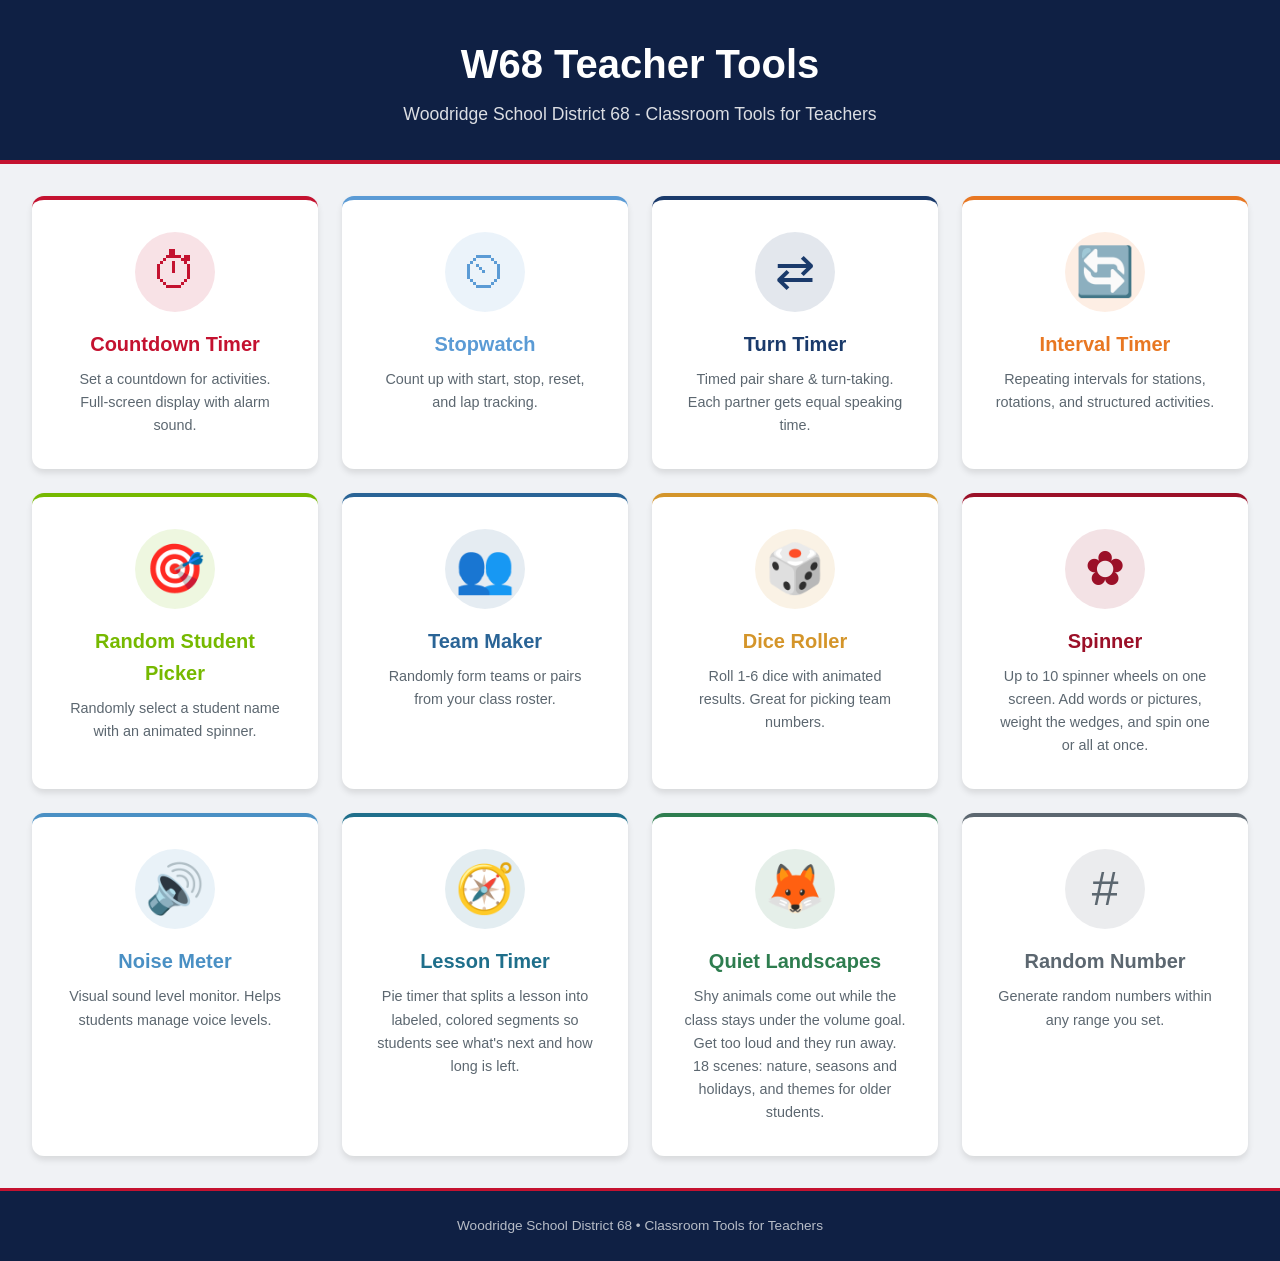
<file: index.html>
<!DOCTYPE html>
<html lang="en">
<head>
    <meta charset="UTF-8">
    <meta name="viewport" content="width=device-width, initial-scale=1.0">
    <title>W68 Teacher Tools - Woodridge School District 68</title>
    <link rel="stylesheet" href="css/style.css">
</head>
<body>
    <header class="site-header">
        <h1>W68 Teacher Tools</h1>
        <p class="subtitle">Woodridge School District 68 - Classroom Tools for Teachers</p>
    </header>

    <main class="tool-grid">
        <a href="tools/countdown-timer.html" class="tool-card" style="--card-color: #c41230;">
            <div class="tool-icon">&#9201;</div>
            <h2>Countdown Timer</h2>
            <p>Set a countdown for activities. Full-screen display with alarm sound.</p>
        </a>

        <a href="tools/stopwatch.html" class="tool-card" style="--card-color: #5b9bd5;">
            <div class="tool-icon">&#9202;</div>
            <h2>Stopwatch</h2>
            <p>Count up with start, stop, reset, and lap tracking.</p>
        </a>

        <a href="tools/turn-timer.html" class="tool-card" style="--card-color: #1a3a6b;">
            <div class="tool-icon">&#8644;</div>
            <h2>Turn Timer</h2>
            <p>Timed pair share &amp; turn-taking. Each partner gets equal speaking time.</p>
        </a>

        <a href="tools/interval-timer.html" class="tool-card" style="--card-color: #e87722;">
            <div class="tool-icon">&#128260;</div>
            <h2>Interval Timer</h2>
            <p>Repeating intervals for stations, rotations, and structured activities.</p>
        </a>

        <a href="tools/student-picker.html" class="tool-card" style="--card-color: #76b900;">
            <div class="tool-icon">&#127919;</div>
            <h2>Random Student Picker</h2>
            <p>Randomly select a student name with an animated spinner.</p>
        </a>

        <a href="tools/team-maker.html" class="tool-card" style="--card-color: #2a6496;">
            <div class="tool-icon">&#128101;</div>
            <h2>Team Maker</h2>
            <p>Randomly form teams or pairs from your class roster.</p>
        </a>

        <a href="tools/dice-roller.html" class="tool-card" style="--card-color: #d4952a;">
            <div class="tool-icon">&#127922;</div>
            <h2>Dice Roller</h2>
            <p>Roll 1-6 dice with animated results. Great for picking team numbers.</p>
        </a>

        <a href="tools/spinner.html?v=5" class="tool-card" style="--card-color: #9b1028;">
            <div class="tool-icon">&#10047;</div>
            <h2>Spinner</h2>
            <p>Up to 10 spinner wheels on one screen. Add words or pictures, weight the wedges, and spin one or all at once.</p>
        </a>

        <a href="tools/noise-meter.html" class="tool-card" style="--card-color: #4a90c4;">
            <div class="tool-icon">&#128266;</div>
            <h2>Noise Meter</h2>
            <p>Visual sound level monitor. Helps students manage voice levels.</p>
        </a>

        <a href="tools/lesson-timer.html" class="tool-card" style="--card-color: #1f6f8b;">
            <div class="tool-icon">&#129517;</div>
            <h2>Lesson Timer</h2>
            <p>Pie timer that splits a lesson into labeled, colored segments so students see what's next and how long is left.</p>
        </a>

        <a href="tools/quiet-landscapes.html" class="tool-card" style="--card-color: #2e7d4f;">
            <div class="tool-icon">&#129418;</div>
            <h2>Quiet Landscapes</h2>
            <p>Shy animals come out while the class stays under the volume goal. Get too loud and they run away. 18 scenes: nature, seasons and holidays, and themes for older students.</p>
        </a>

        <a href="tools/random-number.html" class="tool-card" style="--card-color: #5c6770;">
            <div class="tool-icon">#</div>
            <h2>Random Number</h2>
            <p>Generate random numbers within any range you set.</p>
        </a>
    </main>

    <footer class="site-footer">
        <p>Woodridge School District 68 &bull; Classroom Tools for Teachers</p>
    </footer>
</body>
</html>
</file>
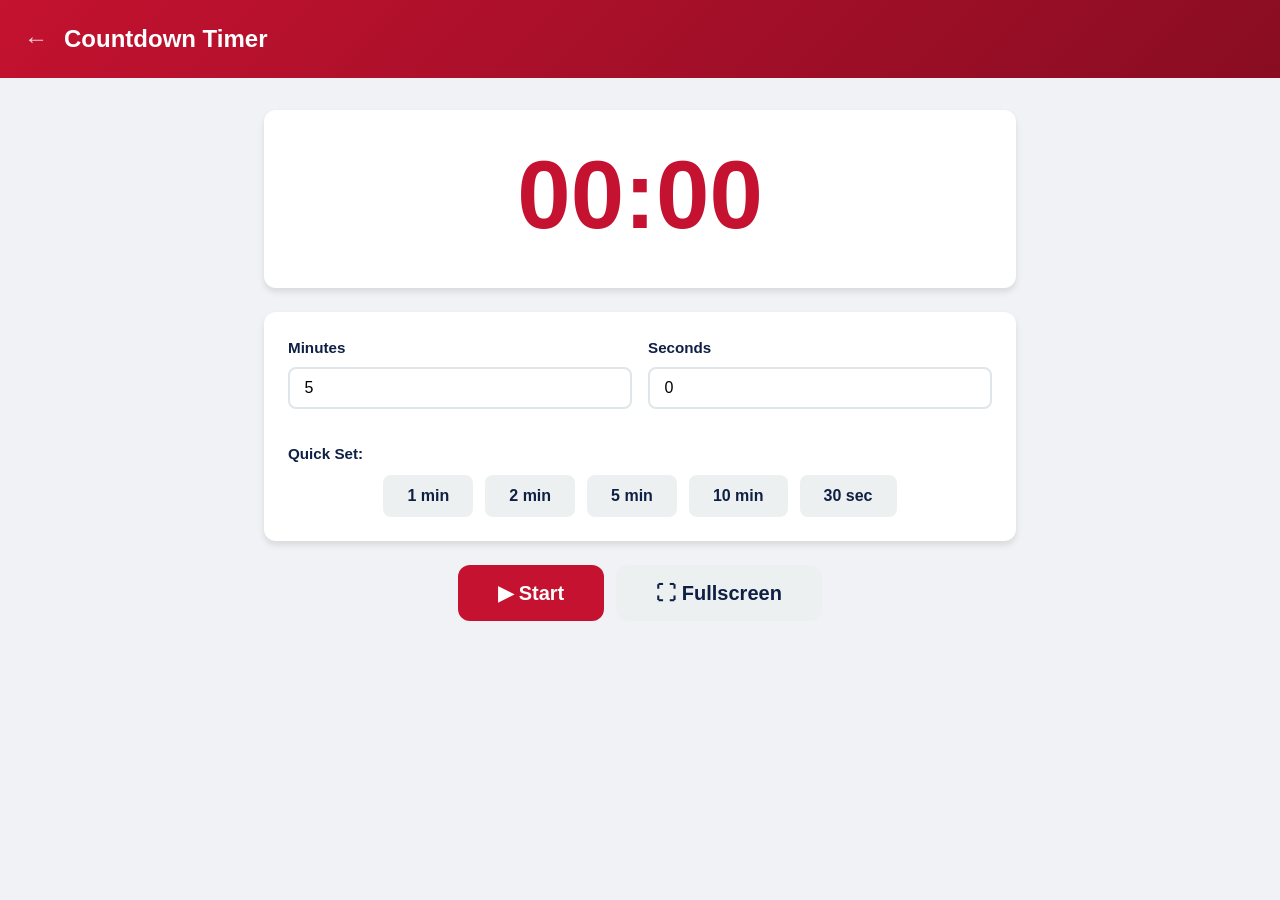
<file: tools/countdown-timer.html>
<!DOCTYPE html>
<html lang="en">
<head>
    <meta charset="UTF-8">
    <meta name="viewport" content="width=device-width, initial-scale=1.0">
    <title>Countdown Timer - W68 Teacher Tools</title>
    <link rel="stylesheet" href="../css/style.css">
    <style>:root { --tool-color: #c41230; }</style>
</head>
<body>
    <header class="tool-header">
        <a href="../index.html" class="back-link" aria-label="Back to tools">&#8592;</a>
        <h1>Countdown Timer</h1>
    </header>

    <div class="tool-container">
        <div class="display-box">
            <div class="time-display" id="timerDisplay">00:00</div>
            <div id="timerLabel" style="font-size:1.1rem; color:var(--text-light); margin-top:0.5rem;"></div>
        </div>

        <div class="settings-panel" id="settingsPanel">
            <div class="settings-row">
                <div class="input-group">
                    <label for="minutes">Minutes</label>
                    <input type="number" id="minutes" min="0" max="120" value="5">
                </div>
                <div class="input-group">
                    <label for="seconds">Seconds</label>
                    <input type="number" id="seconds" min="0" max="59" value="0">
                </div>
            </div>
            <div style="margin-top:0.75rem;">
                <label style="font-weight:600; font-size:0.95rem;">Quick Set:</label>
                <div class="btn-group" style="margin-top:0.5rem;">
                    <button class="btn btn-secondary" onclick="quickSet(1,0)">1 min</button>
                    <button class="btn btn-secondary" onclick="quickSet(2,0)">2 min</button>
                    <button class="btn btn-secondary" onclick="quickSet(5,0)">5 min</button>
                    <button class="btn btn-secondary" onclick="quickSet(10,0)">10 min</button>
                    <button class="btn btn-secondary" onclick="quickSet(0,30)">30 sec</button>
                </div>
            </div>
        </div>

        <div class="btn-group">
            <button class="btn btn-primary btn-large" id="startBtn" onclick="startTimer()">&#9654; Start</button>
            <button class="btn btn-secondary btn-large" id="pauseBtn" onclick="pauseTimer()" style="display:none;">&#10074;&#10074; Pause</button>
            <button class="btn btn-danger btn-large" id="resetBtn" onclick="resetTimer()" style="display:none;">&#8634; Reset</button>
            <button class="btn btn-secondary btn-large" id="fullscreenBtn" onclick="goFullscreen()">&#9974; Fullscreen</button>
        </div>
    </div>

    <div class="fullscreen-overlay" id="fullscreenOverlay" onclick="exitFullscreen()">
        <div class="time-display" id="fsTimerDisplay">00:00</div>
        <div class="fs-label" id="fsLabel"></div>
        <div class="exit-hint">Click anywhere to exit fullscreen</div>
    </div>

    <script src="../js/sounds.js"></script>
    <script>
        let totalSeconds = 0;
        let remaining = 0;
        let interval = null;
        let running = false;

        function quickSet(m, s) {
            document.getElementById('minutes').value = m;
            document.getElementById('seconds').value = s;
        }

        function updateDisplay() {
            const m = Math.floor(remaining / 60);
            const s = remaining % 60;
            const text = String(m).padStart(2, '0') + ':' + String(s).padStart(2, '0');
            document.getElementById('timerDisplay').textContent = text;
            document.getElementById('fsTimerDisplay').textContent = text;

            // Color change when low
            const pct = totalSeconds > 0 ? remaining / totalSeconds : 1;
            if (running && pct <= 0.1 && remaining > 0) {
                document.getElementById('timerDisplay').style.color = '#e74c3c';
                document.getElementById('timerDisplay').classList.add('animate-pulse');
            } else {
                document.getElementById('timerDisplay').style.color = '';
                document.getElementById('timerDisplay').classList.remove('animate-pulse');
            }
        }

        function startTimer() {
            if (!running) {
                if (remaining === 0) {
                    const m = parseInt(document.getElementById('minutes').value) || 0;
                    const s = parseInt(document.getElementById('seconds').value) || 0;
                    totalSeconds = m * 60 + s;
                    remaining = totalSeconds;
                    if (remaining === 0) return;
                }
                running = true;
                document.getElementById('startBtn').style.display = 'none';
                document.getElementById('pauseBtn').style.display = '';
                document.getElementById('resetBtn').style.display = '';
                document.getElementById('settingsPanel').style.opacity = '0.5';
                document.getElementById('settingsPanel').style.pointerEvents = 'none';

                interval = setInterval(() => {
                    remaining--;
                    updateDisplay();
                    if (remaining <= 5 && remaining > 0) playTick();
                    if (remaining <= 0) {
                        clearInterval(interval);
                        running = false;
                        document.getElementById('timerLabel').textContent = "Time's Up!";
                        document.getElementById('fsLabel').textContent = "Time's Up!";
                        document.getElementById('fullscreenOverlay').classList.add('times-up');
                        document.getElementById('startBtn').style.display = '';
                        document.getElementById('pauseBtn').style.display = 'none';
                        playAlarm();
                        setTimeout(playAlarm, 1500);
                    }
                }, 1000);
            }
        }

        function pauseTimer() {
            if (running) {
                clearInterval(interval);
                running = false;
                document.getElementById('startBtn').style.display = '';
                document.getElementById('startBtn').innerHTML = '&#9654; Resume';
                document.getElementById('pauseBtn').style.display = 'none';
            }
        }

        function resetTimer() {
            clearInterval(interval);
            running = false;
            remaining = 0;
            totalSeconds = 0;
            updateDisplay();
            document.getElementById('timerLabel').textContent = '';
            document.getElementById('fsLabel').textContent = '';
            document.getElementById('startBtn').style.display = '';
            document.getElementById('startBtn').innerHTML = '&#9654; Start';
            document.getElementById('pauseBtn').style.display = 'none';
            document.getElementById('resetBtn').style.display = 'none';
            document.getElementById('settingsPanel').style.opacity = '';
            document.getElementById('settingsPanel').style.pointerEvents = '';
            document.getElementById('fullscreenOverlay').classList.remove('times-up');
        }

        function goFullscreen() {
            document.getElementById('fullscreenOverlay').classList.add('active');
            updateDisplay();
        }

        function exitFullscreen() {
            document.getElementById('fullscreenOverlay').classList.remove('active');
            document.getElementById('fullscreenOverlay').classList.remove('times-up');
        }

        document.addEventListener('keydown', (e) => {
            if (e.key === 'Escape') exitFullscreen();
            if (e.key === ' ') {
                e.preventDefault();
                running ? pauseTimer() : startTimer();
            }
        });
    </script>
</body>
</html>
</file>
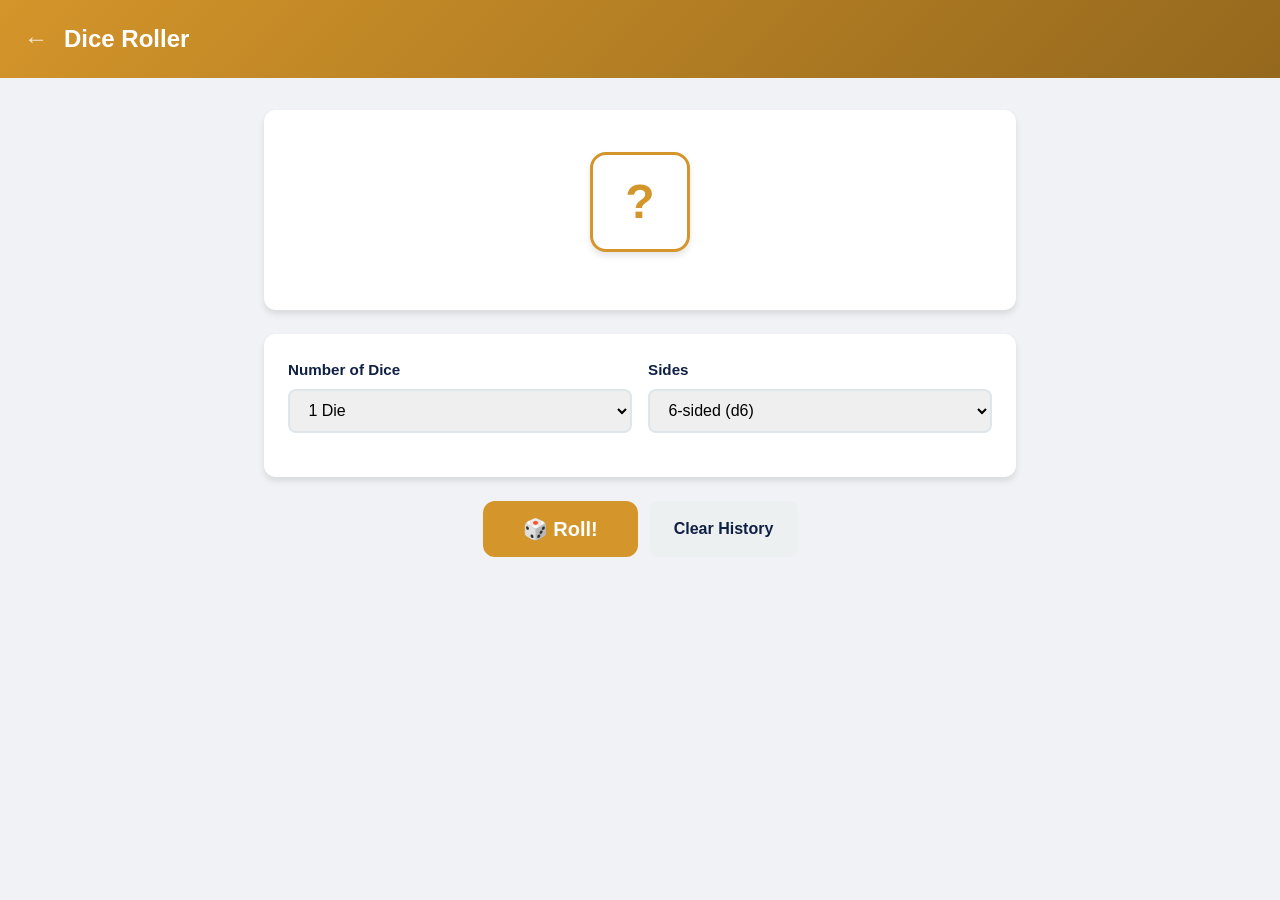
<file: tools/dice-roller.html>
<!DOCTYPE html>
<html lang="en">
<head>
    <meta charset="UTF-8">
    <meta name="viewport" content="width=device-width, initial-scale=1.0">
    <title>Dice Roller - W68 Teacher Tools</title>
    <link rel="stylesheet" href="../css/style.css">
    <style>
        :root { --tool-color: #d4952a; }
        .dice-container {
            display: flex;
            flex-wrap: wrap;
            gap: 1.25rem;
            justify-content: center;
            min-height: 120px;
            align-items: center;
        }
        .die {
            width: 100px;
            height: 100px;
            background: white;
            border: 3px solid var(--tool-color);
            border-radius: 16px;
            display: flex;
            align-items: center;
            justify-content: center;
            font-size: 3rem;
            font-weight: 700;
            color: var(--tool-color);
            box-shadow: var(--shadow);
            transition: transform 0.3s;
        }
        .die.rolling {
            animation: dieRoll 0.4s ease-in-out;
        }
        @keyframes dieRoll {
            0% { transform: rotateZ(0deg) scale(1); }
            25% { transform: rotateZ(-15deg) scale(1.1); }
            50% { transform: rotateZ(10deg) scale(1.05); }
            75% { transform: rotateZ(-5deg) scale(1.02); }
            100% { transform: rotateZ(0deg) scale(1); }
        }
        .total-display {
            font-size: 1.5rem;
            font-weight: 600;
            color: var(--text-light);
            margin-top: 1rem;
        }
        .history-entry {
            padding: 0.4rem 0;
            border-bottom: 1px solid #f0f0f0;
            font-variant-numeric: tabular-nums;
            display: flex;
            justify-content: space-between;
        }
    </style>
</head>
<body>
    <header class="tool-header">
        <a href="../index.html" class="back-link" aria-label="Back to tools">&#8592;</a>
        <h1>Dice Roller</h1>
    </header>

    <div class="tool-container">
        <div class="display-box">
            <div class="dice-container" id="diceContainer">
                <div class="die">?</div>
            </div>
            <div class="total-display" id="totalDisplay"></div>
        </div>

        <div class="settings-panel">
            <div class="settings-row">
                <div class="input-group">
                    <label for="numDice">Number of Dice</label>
                    <select id="numDice" onchange="initDice()">
                        <option value="1" selected>1 Die</option>
                        <option value="2">2 Dice</option>
                        <option value="3">3 Dice</option>
                        <option value="4">4 Dice</option>
                        <option value="5">5 Dice</option>
                        <option value="6">6 Dice</option>
                    </select>
                </div>
                <div class="input-group">
                    <label for="dieType">Sides</label>
                    <select id="dieType">
                        <option value="6" selected>6-sided (d6)</option>
                        <option value="4">4-sided (d4)</option>
                        <option value="8">8-sided (d8)</option>
                        <option value="10">10-sided (d10)</option>
                        <option value="12">12-sided (d12)</option>
                        <option value="20">20-sided (d20)</option>
                    </select>
                </div>
            </div>
        </div>

        <div class="btn-group" style="margin-bottom:1.5rem;">
            <button class="btn btn-primary btn-large" onclick="rollDice()">&#127922; Roll!</button>
            <button class="btn btn-secondary" onclick="clearHistory()">Clear History</button>
        </div>

        <div class="settings-panel" id="historyPanel" style="display:none;">
            <h3 style="margin-bottom:0.5rem;">Roll History</h3>
            <div id="history"></div>
        </div>
    </div>

    <script src="../js/sounds.js"></script>
    <script>
        let history = [];

        function initDice() {
            const n = parseInt(document.getElementById('numDice').value);
            const container = document.getElementById('diceContainer');
            container.innerHTML = '';
            for (let i = 0; i < n; i++) {
                const die = document.createElement('div');
                die.className = 'die';
                die.textContent = '?';
                container.appendChild(die);
            }
            document.getElementById('totalDisplay').textContent = '';
        }

        function rollDice() {
            const sides = parseInt(document.getElementById('dieType').value);
            const dice = document.querySelectorAll('.die');
            const results = [];

            playDiceRoll();

            // Animate each die
            dice.forEach((die, i) => {
                die.classList.add('rolling');
                // Cycle random numbers
                let cycles = 0;
                const maxCycles = 8 + i * 2;
                const cycleId = setInterval(() => {
                    die.textContent = Math.floor(Math.random() * sides) + 1;
                    cycles++;
                    if (cycles >= maxCycles) {
                        clearInterval(cycleId);
                        const result = Math.floor(Math.random() * sides) + 1;
                        die.textContent = result;
                        die.classList.remove('rolling');
                        results.push(result);

                        // Once all dice are done
                        if (results.length === dice.length) {
                            const total = results.reduce((a, b) => a + b, 0);
                            if (dice.length > 1) {
                                document.getElementById('totalDisplay').textContent = 'Total: ' + total;
                            } else {
                                document.getElementById('totalDisplay').textContent = '';
                            }
                            addHistory(results, total);
                            playClick();
                        }
                    }
                }, 60);
            });
        }

        function addHistory(results, total) {
            history.unshift({ results: [...results], total });
            if (history.length > 20) history.pop();
            renderHistory();
        }

        function renderHistory() {
            document.getElementById('historyPanel').style.display = '';
            const container = document.getElementById('history');
            container.innerHTML = history.map((h, i) =>
                `<div class="history-entry">
                    <span>[${h.results.join(', ')}]</span>
                    <span style="font-weight:600;">= ${h.total}</span>
                </div>`
            ).join('');
        }

        function clearHistory() {
            history = [];
            document.getElementById('history').innerHTML = '';
            document.getElementById('historyPanel').style.display = 'none';
        }

        document.addEventListener('keydown', (e) => {
            if (e.key === ' ') { e.preventDefault(); rollDice(); }
        });
    </script>
</body>
</html>
</file>
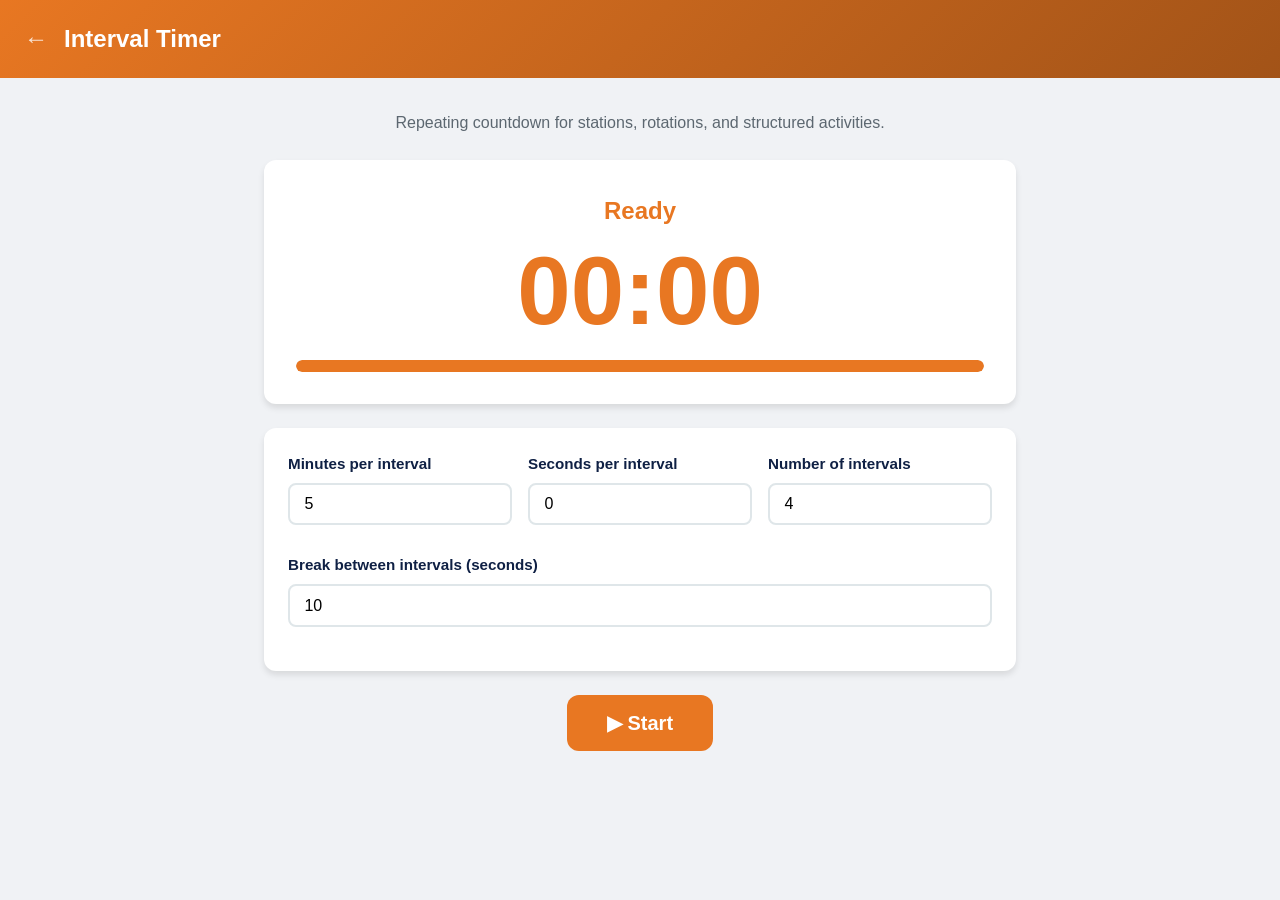
<file: tools/interval-timer.html>
<!DOCTYPE html>
<html lang="en">
<head>
    <meta charset="UTF-8">
    <meta name="viewport" content="width=device-width, initial-scale=1.0">
    <title>Interval Timer - W68 Teacher Tools</title>
    <link rel="stylesheet" href="../css/style.css">
    <style>
        :root { --tool-color: #e87722; }
        .round-info {
            font-size: 1.5rem;
            font-weight: 600;
            margin-bottom: 0.5rem;
            color: var(--tool-color);
        }
        .progress-bar {
            width: 100%;
            height: 12px;
            background: #ecf0f1;
            border-radius: 6px;
            overflow: hidden;
            margin-top: 1rem;
        }
        .progress-fill {
            height: 100%;
            background: var(--tool-color);
            border-radius: 6px;
            transition: width 1s linear;
        }
    </style>
</head>
<body>
    <header class="tool-header">
        <a href="../index.html" class="back-link" aria-label="Back to tools">&#8592;</a>
        <h1>Interval Timer</h1>
    </header>

    <div class="tool-container">
        <p style="text-align:center; color:var(--text-light); margin-bottom:1.5rem;">
            Repeating countdown for stations, rotations, and structured activities.
        </p>

        <div class="display-box">
            <div class="round-info" id="roundInfo">Ready</div>
            <div class="time-display" id="display">00:00</div>
            <div class="progress-bar"><div class="progress-fill" id="progress" style="width:100%"></div></div>
        </div>

        <div class="settings-panel" id="settingsPanel">
            <div class="settings-row">
                <div class="input-group">
                    <label for="intMinutes">Minutes per interval</label>
                    <input type="number" id="intMinutes" min="0" max="60" value="5">
                </div>
                <div class="input-group">
                    <label for="intSeconds">Seconds per interval</label>
                    <input type="number" id="intSeconds" min="0" max="59" value="0">
                </div>
                <div class="input-group">
                    <label for="rounds">Number of intervals</label>
                    <input type="number" id="rounds" min="1" max="20" value="4">
                </div>
            </div>
            <div class="settings-row" style="margin-top:0.5rem;">
                <div class="input-group">
                    <label for="breakSeconds">Break between intervals (seconds)</label>
                    <input type="number" id="breakSeconds" min="0" max="120" value="10">
                </div>
            </div>
        </div>

        <div class="btn-group">
            <button class="btn btn-primary btn-large" id="startBtn" onclick="startIntervals()">&#9654; Start</button>
            <button class="btn btn-secondary btn-large" id="pauseBtn" onclick="pauseIntervals()" style="display:none;">&#10074;&#10074; Pause</button>
            <button class="btn btn-danger btn-large" id="resetBtn" onclick="resetIntervals()" style="display:none;">&#8634; Reset</button>
        </div>
    </div>

    <script src="../js/sounds.js"></script>
    <script>
        let intervalTime = 0;
        let breakTime = 0;
        let totalRounds = 0;
        let currentRound = 0;
        let remaining = 0;
        let onBreak = false;
        let timer = null;
        let running = false;

        function updateDisplay() {
            const m = Math.floor(remaining / 60);
            const s = remaining % 60;
            document.getElementById('display').textContent =
                String(m).padStart(2, '0') + ':' + String(s).padStart(2, '0');

            const total = onBreak ? breakTime : intervalTime;
            const pct = total > 0 ? (remaining / total) * 100 : 0;
            document.getElementById('progress').style.width = pct + '%';
            document.getElementById('progress').style.background = onBreak ? '#95a5a6' : '';

            if (onBreak) {
                document.getElementById('roundInfo').textContent = 'Break - Next: Round ' + (currentRound + 1);
                document.getElementById('roundInfo').style.color = '#95a5a6';
            } else {
                document.getElementById('roundInfo').textContent = 'Round ' + currentRound + ' of ' + totalRounds;
                document.getElementById('roundInfo').style.color = '';
            }
        }

        function tick() {
            remaining--;
            updateDisplay();

            if (remaining <= 3 && remaining > 0) playTick();

            if (remaining <= 0) {
                if (onBreak) {
                    // Break over, start next round
                    onBreak = false;
                    currentRound++;
                    remaining = intervalTime;
                    playChime();
                    updateDisplay();
                } else if (currentRound < totalRounds) {
                    // Round over
                    playAlarm();
                    if (breakTime > 0) {
                        onBreak = true;
                        remaining = breakTime;
                        updateDisplay();
                    } else {
                        currentRound++;
                        if (currentRound > totalRounds) {
                            finish();
                            return;
                        }
                        remaining = intervalTime;
                        updateDisplay();
                    }
                } else {
                    finish();
                }
            }
        }

        function finish() {
            clearInterval(timer);
            running = false;
            document.getElementById('roundInfo').textContent = 'All rounds complete!';
            document.getElementById('startBtn').style.display = '';
            document.getElementById('pauseBtn').style.display = 'none';
            playAlarm();
            setTimeout(playAlarm, 1500);
        }

        function startIntervals() {
            if (!running) {
                if (currentRound === 0) {
                    const m = parseInt(document.getElementById('intMinutes').value) || 0;
                    const s = parseInt(document.getElementById('intSeconds').value) || 0;
                    intervalTime = m * 60 + s;
                    breakTime = parseInt(document.getElementById('breakSeconds').value) || 0;
                    totalRounds = parseInt(document.getElementById('rounds').value) || 1;
                    if (intervalTime === 0) return;
                    currentRound = 1;
                    remaining = intervalTime;
                    onBreak = false;
                    playChime();
                }
                running = true;
                timer = setInterval(tick, 1000);
                document.getElementById('startBtn').style.display = 'none';
                document.getElementById('pauseBtn').style.display = '';
                document.getElementById('resetBtn').style.display = '';
                document.getElementById('settingsPanel').style.opacity = '0.5';
                document.getElementById('settingsPanel').style.pointerEvents = 'none';
                updateDisplay();
            }
        }

        function pauseIntervals() {
            clearInterval(timer);
            running = false;
            document.getElementById('startBtn').style.display = '';
            document.getElementById('startBtn').innerHTML = '&#9654; Resume';
            document.getElementById('pauseBtn').style.display = 'none';
        }

        function resetIntervals() {
            clearInterval(timer);
            running = false;
            currentRound = 0;
            remaining = 0;
            onBreak = false;
            document.getElementById('display').textContent = '00:00';
            document.getElementById('roundInfo').textContent = 'Ready';
            document.getElementById('roundInfo').style.color = '';
            document.getElementById('progress').style.width = '100%';
            document.getElementById('startBtn').style.display = '';
            document.getElementById('startBtn').innerHTML = '&#9654; Start';
            document.getElementById('pauseBtn').style.display = 'none';
            document.getElementById('resetBtn').style.display = 'none';
            document.getElementById('settingsPanel').style.opacity = '';
            document.getElementById('settingsPanel').style.pointerEvents = '';
        }
    </script>
</body>
</html>
</file>
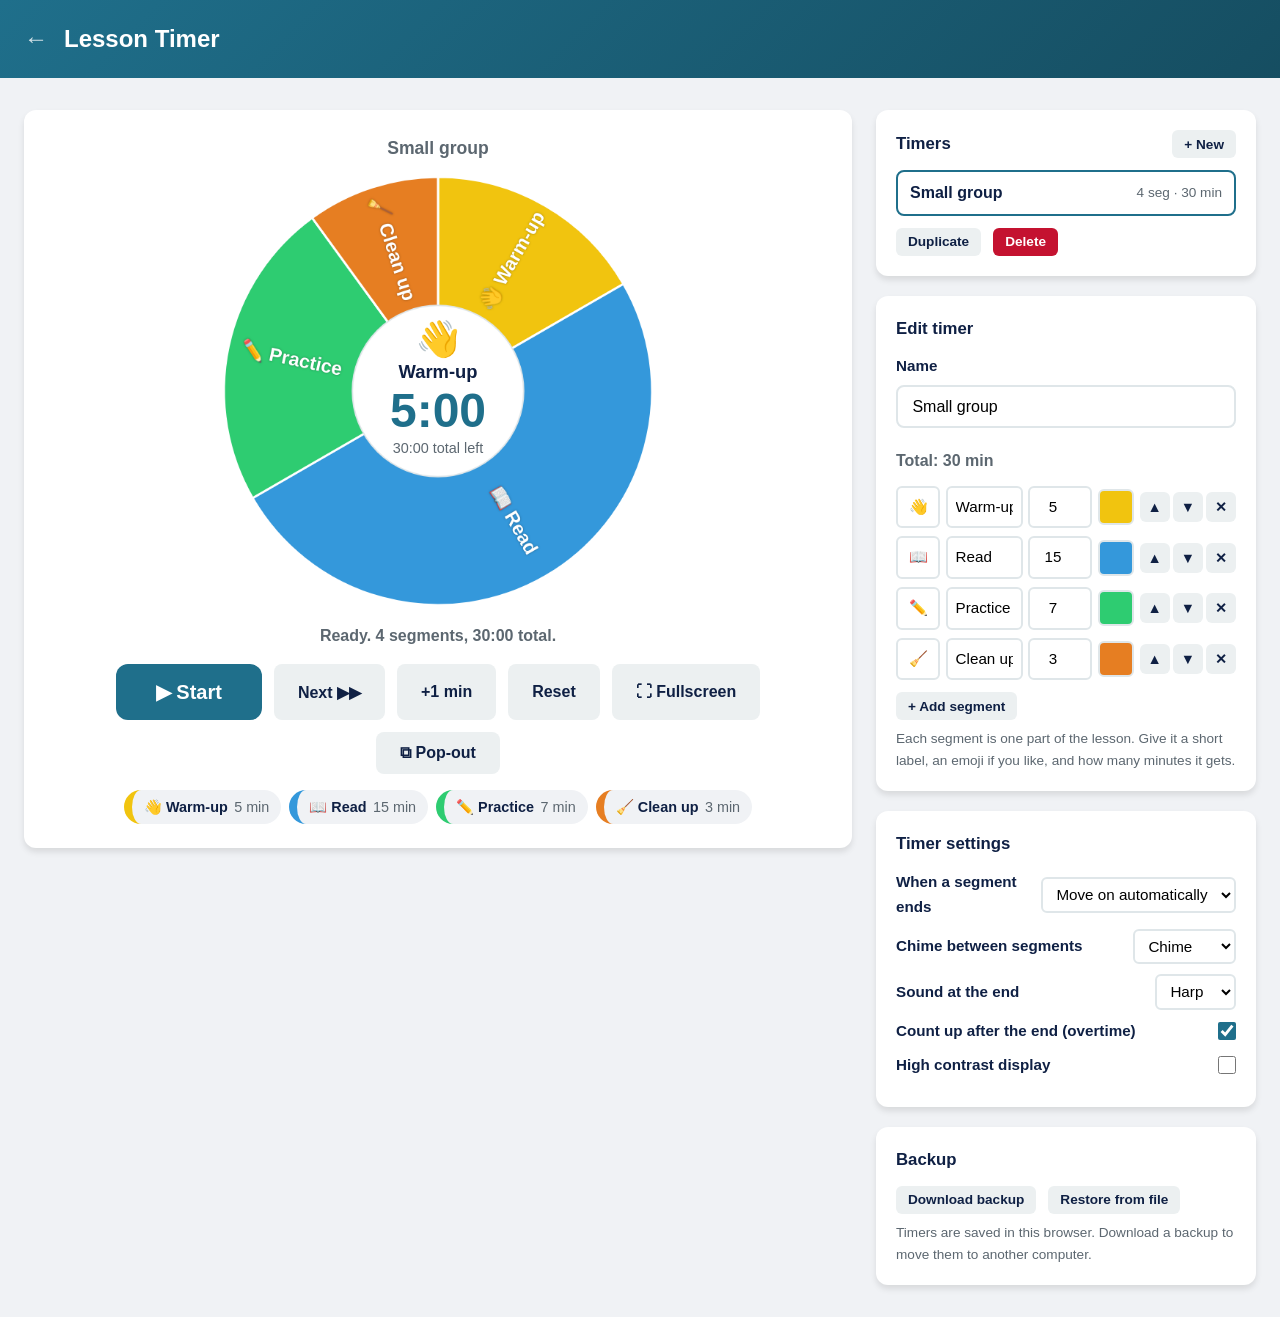
<file: tools/lesson-timer.html>
<!DOCTYPE html>
<html lang="en">
<head>
    <meta charset="UTF-8">
    <meta name="viewport" content="width=device-width, initial-scale=1.0">
    <title>Lesson Timer - W68 Teacher Tools</title>
    <link rel="stylesheet" href="../css/style.css">
    <style>
        :root { --tool-color: #1f6f8b; }

        .tool-container { max-width: 1300px; }
        .layout {
            display: grid;
            grid-template-columns: minmax(0, 1fr) 380px;
            gap: 1.5rem;
            align-items: start;
        }
        @media (max-width: 980px) {
            .layout { grid-template-columns: 1fr; }
        }

        /* ---- Display ---- */
        .display-box { padding: 1.5rem; }
        .timer-title {
            font-size: 1.1rem;
            font-weight: 700;
            color: var(--text-light);
            margin-bottom: 0.5rem;
        }
        .pie-wrap {
            position: relative;
            width: min(100%, 440px);
            aspect-ratio: 1 / 1;
            margin: 0 auto;
        }
        .pie-wrap canvas { width: 100%; height: 100%; display: block; }
        .pie-center {
            position: absolute;
            inset: 0;
            display: flex;
            flex-direction: column;
            align-items: center;
            justify-content: center;
            pointer-events: none;
            text-align: center;
        }
        .pie-center .seg-emoji { font-size: 2.2rem; line-height: 1; }
        .pie-center .seg-label {
            font-size: 1.15rem;
            font-weight: 700;
            color: var(--text);
            max-width: 42%;
            overflow: hidden;
            text-overflow: ellipsis;
            white-space: nowrap;
        }
        .pie-center .seg-time {
            font-size: 3rem;
            font-weight: 800;
            font-variant-numeric: tabular-nums;
            line-height: 1.05;
            color: var(--tool-color);
        }
        .pie-center .total-left {
            font-size: 0.9rem;
            color: var(--text-light);
            font-variant-numeric: tabular-nums;
        }
        .pie-center .overtime { color: var(--accent); }
        .status-line {
            min-height: 1.6rem;
            margin-top: 0.75rem;
            font-weight: 700;
            color: var(--text-light);
        }
        .status-line.waiting { color: var(--accent); animation: pulse 1s ease-in-out infinite; }
        .controls { margin-top: 1rem; }

        .segment-strip {
            display: flex;
            flex-wrap: wrap;
            gap: 0.5rem;
            justify-content: center;
            margin-top: 1rem;
        }
        .seg-chip {
            display: inline-flex;
            align-items: center;
            gap: 0.4rem;
            padding: 0.35rem 0.75rem;
            border-radius: 999px;
            background: #f0f2f5;
            font-size: 0.9rem;
            font-weight: 600;
            border-left: 8px solid var(--c);
        }
        .seg-chip.done { opacity: 0.45; text-decoration: line-through; }
        .seg-chip.current { background: color-mix(in srgb, var(--c) 22%, white); box-shadow: 0 0 0 2px var(--c); }
        .seg-chip .mins { color: var(--text-light); font-weight: 500; }

        /* ---- Fullscreen ---- */
        body.fullscreen { overflow: hidden; }
        body.fullscreen .tool-header,
        body.fullscreen .side-panel,
        body.fullscreen .segment-strip,
        body.fullscreen .timer-title { display: none; }
        body.fullscreen .tool-container { max-width: none; margin: 0; padding: 0; }
        body.fullscreen .layout { display: block; }
        body.fullscreen .display-box {
            position: fixed;
            inset: 0;
            margin: 0;
            border-radius: 0;
            display: flex;
            flex-direction: column;
            align-items: center;
            justify-content: center;
            background: var(--primary);
            color: white;
        }
        body.fullscreen .pie-wrap { width: min(80vw, 72vh); }
        body.fullscreen .pie-center .seg-label { color: white; font-size: 1.6rem; }
        body.fullscreen .pie-center .seg-time { color: white; font-size: 4.5rem; }
        body.fullscreen .pie-center .seg-emoji { font-size: 3rem; }
        body.fullscreen .pie-center .total-left { color: rgba(255,255,255,0.7); font-size: 1.2rem; }
        body.fullscreen .pie-center .overtime { color: #ff8a9a; }
        body.fullscreen .status-line { color: rgba(255,255,255,0.8); font-size: 1.2rem; }
        body.fullscreen .status-line.waiting { color: #ffd166; }
        body.fullscreen .btn-secondary { background: rgba(255,255,255,0.15); color: white; }
        body.fullscreen .btn-secondary:hover { background: rgba(255,255,255,0.25); }
        body.high-contrast .pie-center .seg-time { color: var(--text); }
        body.high-contrast .seg-chip { border: 2px solid var(--text); border-left-width: 8px; }

        /* ---- Side panel ---- */
        .side-panel { display: flex; flex-direction: column; gap: 1.25rem; }
        .panel-section {
            background: var(--card-bg);
            border-radius: var(--radius);
            box-shadow: var(--shadow);
            padding: 1.25rem;
        }
        .panel-section h2 {
            font-size: 1.05rem;
            margin-bottom: 0.75rem;
            display: flex;
            align-items: center;
            justify-content: space-between;
            gap: 0.5rem;
        }
        .timer-list { display: flex; flex-direction: column; gap: 0.35rem; margin-bottom: 0.75rem; }
        .timer-item {
            display: flex;
            align-items: center;
            gap: 0.5rem;
            padding: 0.5rem 0.75rem;
            border-radius: 8px;
            background: #f7f8fa;
            cursor: pointer;
            border: 2px solid transparent;
        }
        .timer-item:hover { background: #eef1f4; }
        .timer-item.active { border-color: var(--tool-color); background: #fff; }
        .timer-item .t-name { flex: 1; min-width: 0; font-weight: 600; overflow: hidden; text-overflow: ellipsis; white-space: nowrap; }
        .timer-item .t-meta { color: var(--text-light); font-size: 0.85rem; white-space: nowrap; }
        .btn-small { padding: 0.4rem 0.75rem; font-size: 0.85rem; border-radius: 6px; }
        .btn-tiny {
            padding: 0;
            width: 30px;
            height: 30px;
            font-size: 0.9rem;
            border-radius: 6px;
            flex-shrink: 0;
        }

        .seg-rows { display: flex; flex-direction: column; gap: 0.5rem; margin-bottom: 0.75rem; }
        .seg-row {
            display: grid;
            grid-template-columns: 44px minmax(0, 1fr) 64px 36px auto;
            gap: 0.35rem;
            align-items: center;
        }
        .seg-row input, .seg-row select {
            width: 100%;
            padding: 0.45rem 0.5rem;
            border: 2px solid #dfe6e9;
            border-radius: 6px;
            font: inherit;
            font-size: 0.95rem;
        }
        .seg-row input:focus, .seg-row select:focus { outline: none; border-color: var(--tool-color); }
        .seg-row .emoji-in { text-align: center; padding-left: 0.2rem; padding-right: 0.2rem; }
        .seg-row .mins-in { text-align: center; }
        .color-btn {
            width: 36px;
            height: 36px;
            border-radius: 6px;
            border: 2px solid #dfe6e9;
            cursor: pointer;
            background: var(--c);
            padding: 0;
        }
        .seg-row .row-btns { display: flex; gap: 0.2rem; }
        .color-pop {
            position: absolute;
            z-index: 50;
            background: #fff;
            border-radius: 8px;
            box-shadow: var(--shadow-hover);
            padding: 0.5rem;
            display: none;
            grid-template-columns: repeat(5, 28px);
            gap: 0.35rem;
        }
        .color-pop.open { display: grid; }
        .color-pop button {
            width: 28px;
            height: 28px;
            border-radius: 6px;
            border: 2px solid transparent;
            cursor: pointer;
        }
        .color-pop button.sel { border-color: var(--text); }

        .setting-row {
            display: flex;
            align-items: center;
            gap: 0.5rem;
            margin-bottom: 0.6rem;
            font-size: 0.95rem;
        }
        .setting-row label { flex: 1; font-weight: 600; }
        .setting-row select {
            padding: 0.4rem 0.6rem;
            border: 2px solid #dfe6e9;
            border-radius: 6px;
            font: inherit;
            background: #fff;
        }
        .setting-row input[type="checkbox"] { width: 18px; height: 18px; accent-color: var(--tool-color); }
        .hint { font-size: 0.85rem; color: var(--text-light); margin-top: 0.5rem; }
        .total-line { font-weight: 700; color: var(--text-light); margin-bottom: 0.75rem; }

        @media (max-width: 600px) {
            .pie-center .seg-time { font-size: 2.2rem; }
            .seg-row { grid-template-columns: 40px minmax(0,1fr) 56px 32px auto; }
        }
        @media print { .side-panel { display: none; } }
    </style>
</head>
<body>
    <header class="tool-header">
        <a href="../index.html" class="back-link" aria-label="Back to tools">&#8592;</a>
        <h1>Lesson Timer</h1>
    </header>

    <div class="tool-container">
        <div class="layout">
            <main>
                <div class="display-box" id="displayBox">
                    <div class="timer-title" id="timerTitle"></div>
                    <div class="pie-wrap">
                        <canvas id="pie" width="600" height="600" aria-label="Pie timer"></canvas>
                        <div class="pie-center">
                            <div class="seg-emoji" id="segEmoji"></div>
                            <div class="seg-label" id="segLabel"></div>
                            <div class="seg-time" id="segTime">0:00</div>
                            <div class="total-left" id="totalLeft"></div>
                        </div>
                    </div>
                    <div class="status-line" id="statusLine"></div>
                    <div class="btn-group controls">
                        <button class="btn btn-primary btn-large" id="startBtn" onclick="toggleRun()">&#9654; Start</button>
                        <button class="btn btn-secondary" id="nextBtn" onclick="advanceRun()">Next &#9654;&#9654;</button>
                        <button class="btn btn-secondary" id="plusBtn" onclick="addMinute()">+1 min</button>
                        <button class="btn btn-secondary" id="resetBtn" onclick="resetRun()">Reset</button>
                        <button class="btn btn-secondary" id="fsBtn" onclick="toggleFullscreen()">&#9974; Fullscreen</button>
                        <button class="btn btn-secondary" id="popBtn" onclick="popOut()" style="display:none">&#10697; Pop-out</button>
                    </div>
                    <div class="segment-strip" id="segmentStrip"></div>
                </div>
            </main>

            <aside class="side-panel">
                <section class="panel-section">
                    <h2>Timers <button class="btn btn-secondary btn-small" onclick="newTimer()">+ New</button></h2>
                    <div class="timer-list" id="timerList"></div>
                    <div class="btn-group" style="justify-content:flex-start;">
                        <button class="btn btn-secondary btn-small" onclick="duplicateTimer()">Duplicate</button>
                        <button class="btn btn-danger btn-small" onclick="deleteTimer()">Delete</button>
                    </div>
                </section>

                <section class="panel-section">
                    <h2>Edit timer</h2>
                    <div class="input-group">
                        <label for="timerName">Name</label>
                        <input id="timerName" type="text" maxlength="40" oninput="renameTimer(this.value)">
                    </div>
                    <div class="total-line" id="totalLine"></div>
                    <div class="seg-rows" id="segRows"></div>
                    <button class="btn btn-secondary btn-small" id="addSegBtn" onclick="addSegment()">+ Add segment</button>
                    <p class="hint">Each segment is one part of the lesson. Give it a short label, an emoji if you like, and how many minutes it gets.</p>
                </section>

                <section class="panel-section">
                    <h2>Timer settings</h2>
                    <div class="setting-row">
                        <label for="advanceSel">When a segment ends</label>
                        <select id="advanceSel" onchange="setTimerSetting('advance', this.value)">
                            <option value="auto">Move on automatically</option>
                            <option value="tap">Wait until I tap Next</option>
                        </select>
                    </div>
                    <div class="setting-row">
                        <label for="chimeSel">Chime between segments</label>
                        <select id="chimeSel" onchange="setTimerSetting('chime', this.value); previewSound(this.value)">
                            <option value="chime">Chime</option>
                            <option value="bell">Bell</option>
                            <option value="marimba">Marimba</option>
                            <option value="none">None</option>
                        </select>
                    </div>
                    <div class="setting-row">
                        <label for="endSel">Sound at the end</label>
                        <select id="endSel" onchange="setTimerSetting('endSound', this.value); previewSound(this.value)">
                            <option value="harp">Harp</option>
                            <option value="gong">Gong</option>
                            <option value="bells">Bells</option>
                            <option value="none">None</option>
                        </select>
                    </div>
                    <div class="setting-row">
                        <label for="overtimeChk">Count up after the end (overtime)</label>
                        <input id="overtimeChk" type="checkbox" onchange="setTimerSetting('overtime', this.checked)">
                    </div>
                    <div class="setting-row">
                        <label for="contrastChk">High contrast display</label>
                        <input id="contrastChk" type="checkbox" onchange="setHighContrast(this.checked)">
                    </div>
                </section>

                <section class="panel-section">
                    <h2>Backup</h2>
                    <div class="btn-group" style="justify-content:flex-start;">
                        <button class="btn btn-secondary btn-small" onclick="downloadBackup()">Download backup</button>
                        <button class="btn btn-secondary btn-small" onclick="document.getElementById('restoreInput').click()">Restore from file</button>
                        <input type="file" id="restoreInput" accept="application/json,.json" style="display:none" onchange="restoreBackup(this)">
                    </div>
                    <p class="hint">Timers are saved in this browser. Download a backup to move them to another computer.</p>
                </section>
            </aside>
        </div>
    </div>

    <div class="color-pop" id="colorPop"></div>

    <script src="../js/sounds.js"></script>
    <script>
        // ---------- Constants ----------
        const COLORS = [
            { id: 'yellow', hex: '#f1c40f' }, { id: 'blue',   hex: '#3498db' },
            { id: 'green',  hex: '#2ecc71' }, { id: 'orange', hex: '#e67e22' },
            { id: 'red',    hex: '#e74c3c' }, { id: 'purple', hex: '#9b59b6' },
            { id: 'teal',   hex: '#1abc9c' }, { id: 'pink',   hex: '#e91e63' },
            { id: 'navy',   hex: '#1a3a6b' }, { id: 'gray',   hex: '#607d8b' }
        ];
        const MAX_SEGMENTS = 12;
        const MIN_MINUTES = 0.5;
        const MAX_MINUTES = 180;
        const MAX_LABEL = 24;
        const STORAGE_KEY = 'w68-lesson-timer';
        const MS_PER_MIN = 60000;
        const DEFAULT_TIMER_SETTINGS = { advance: 'auto', chime: 'chime', endSound: 'harp', overtime: true };

        // ---------- State ----------
        let timers = [];
        let settings = { highContrast: false, defaults: Object.assign({}, DEFAULT_TIMER_SETTINGS) };
        let currentId = null;
        let run = idleRun();
        let pipWin = null;
        let colorPopTarget = null;

        function newId() {
            return Math.random().toString(36).slice(2, 10) + Date.now().toString(36);
        }

        function colorHex(id) {
            const c = COLORS.find(x => x.id === id);
            return c ? c.hex : COLORS[0].hex;
        }

        function clampMinutes(v) {
            const n = parseFloat(v);
            if (!isFinite(n)) return MIN_MINUTES;
            return Math.min(MAX_MINUTES, Math.max(MIN_MINUTES, Math.round(n * 2) / 2));
        }

        function firstEmoji(str) {
            str = String(str || '').trim();
            if (!str) return '';
            if (typeof Intl !== 'undefined' && Intl.Segmenter) {
                const it = new Intl.Segmenter(undefined, { granularity: 'grapheme' }).segment(str)[Symbol.iterator]();
                const first = it.next();
                return first.done ? '' : first.value.segment;
            }
            return Array.from(str).slice(0, 2).join('');
        }

        function makeSegment(label, emoji, minutes, color) {
            return { id: newId(), label: label || '', emoji: emoji || '', minutes: clampMinutes(minutes == null ? 5 : minutes), color: color || COLORS[0].id };
        }

        function exampleTimer() {
            return {
                id: newId(),
                name: 'Small group',
                segments: [
                    makeSegment('Warm-up', '\u{1F44B}', 5, 'yellow'),
                    makeSegment('Read', '\u{1F4D6}', 15, 'blue'),
                    makeSegment('Practice', '✏️', 7, 'green'),
                    makeSegment('Clean up', '\u{1F9F9}', 3, 'orange')
                ],
                settings: Object.assign({}, DEFAULT_TIMER_SETTINGS)
            };
        }

        function currentTimer() {
            return timers.find(t => t.id === currentId) || timers[0];
        }

        // ---------- Persistence ----------
        function sanitizeTimer(t, i) {
            const out = {
                id: typeof t.id === 'string' ? t.id : newId(),
                name: String(t.name || '').slice(0, 40) || ('Timer ' + (i + 1)),
                segments: [],
                settings: Object.assign({}, DEFAULT_TIMER_SETTINGS, settings.defaults)
            };
            (Array.isArray(t.segments) ? t.segments : []).slice(0, MAX_SEGMENTS).forEach((s, j) => {
                out.segments.push({
                    id: typeof s.id === 'string' ? s.id : newId(),
                    label: String(s.label || '').slice(0, MAX_LABEL),
                    emoji: firstEmoji(s.emoji),
                    minutes: clampMinutes(s.minutes),
                    color: COLORS.some(c => c.id === s.color) ? s.color : COLORS[j % COLORS.length].id
                });
            });
            if (out.segments.length === 0) out.segments.push(makeSegment('', '', 5, COLORS[0].id));
            const st = t.settings || {};
            if (st.advance === 'tap' || st.advance === 'auto') out.settings.advance = st.advance;
            if (['chime', 'bell', 'marimba', 'none'].includes(st.chime)) out.settings.chime = st.chime;
            if (['harp', 'gong', 'bells', 'none'].includes(st.endSound)) out.settings.endSound = st.endSound;
            if (typeof st.overtime === 'boolean') out.settings.overtime = st.overtime;
            return out;
        }

        function save() {
            try {
                localStorage.setItem(STORAGE_KEY, JSON.stringify({ timers: timers, settings: settings, currentId: currentId, run: run }));
            } catch (e) { /* storage unavailable */ }
        }

        function load() {
            try {
                const raw = localStorage.getItem(STORAGE_KEY);
                if (!raw) return;
                const data = JSON.parse(raw);
                if (data.settings) {
                    settings.highContrast = !!data.settings.highContrast;
                    if (data.settings.defaults) settings.defaults = Object.assign({}, DEFAULT_TIMER_SETTINGS, data.settings.defaults);
                }
                if (Array.isArray(data.timers)) timers = data.timers.map(sanitizeTimer);
                if (typeof data.currentId === 'string') currentId = data.currentId;
                if (data.run && typeof data.run === 'object' && data.run.timerId === currentId) {
                    run = Object.assign(idleRun(), data.run);
                    if (!Array.isArray(run.extra)) run.extra = [];
                }
            } catch (e) { /* start fresh */ }
        }

        // ---------- Run logic (timestamps, never counted) ----------
        function idleRun() {
            return { timerId: null, started: false, index: 0, elapsed: 0, since: null, extra: [] };
        }

        function lengthsOf(timer) {
            return timer.segments.map((s, i) => s.minutes * MS_PER_MIN + (run.extra[i] || 0));
        }

        function view(timer, now) {
            const lengths = lengthsOf(timer);
            const total = lengths.reduce((a, b) => a + b, 0);
            const idle = !run.started || run.timerId !== timer.id;
            let index = idle ? 0 : Math.min(run.index, lengths.length - 1);
            const running = !idle && run.since !== null;
            let time = idle ? 0 : run.elapsed + (running ? Math.max(0, now - run.since) : 0);

            if (!idle && timer.settings.advance === 'auto') {
                while (time >= lengths[index] && index < lengths.length - 1) {
                    time -= lengths[index];
                    index++;
                }
            }
            const inSegment = Math.min(time, lengths[index]);
            let usedBefore = 0;
            for (let i = 0; i < index; i++) usedBefore += lengths[i];
            const used = usedBefore + inSegment;
            const reachedZero = !idle && time >= lengths[index];
            const last = index === lengths.length - 1;
            let status = 'idle';
            if (!idle) {
                if (reachedZero) status = last ? 'ended' : 'waiting';
                else status = running ? 'running' : 'paused';
            }
            return {
                lengths, total, index, inSegment, used,
                segmentLeft: lengths[index] - inSegment,
                totalLeft: total - used,
                status, running,
                overtime: status === 'ended' ? time - lengths[index] : 0
            };
        }

        // Re-anchor the run at "now" so pause/advance/edits keep the right elapsed time.
        function settle(timer, now) {
            const v = view(timer, now);
            run.index = v.index;
            run.elapsed = v.lengths[v.index] - v.segmentLeft + v.overtime;
            run.since = run.since === null ? null : now;
        }

        function startRun() {
            const t = currentTimer();
            unlockAudio();
            run = idleRun();
            run.timerId = t.id;
            run.started = true;
            run.since = Date.now();
            afterRunChange();
        }

        function pauseRun() {
            const t = currentTimer();
            settle(t, Date.now());
            run.since = null;
            afterRunChange();
        }

        function resumeRun() {
            unlockAudio();
            if (run.since === null) run.since = Date.now();
            afterRunChange();
        }

        function toggleRun() {
            const t = currentTimer();
            const v = view(t, Date.now());
            if (v.status === 'idle') startRun();
            else if (v.status === 'ended') resetRun();
            else if (v.status === 'running') pauseRun();
            else if (v.status === 'paused') resumeRun();
            else if (v.status === 'waiting') advanceRun();
        }

        function advanceRun() {
            const t = currentTimer();
            const now = Date.now();
            const v = view(t, now);
            if (v.status === 'idle' || v.status === 'ended') return;
            unlockAudio();
            settle(t, now);
            if (run.index >= t.segments.length - 1) {
                run.elapsed = v.lengths[run.index];
            } else {
                run.index += 1;
                run.elapsed = 0;
            }
            if (run.since !== null) run.since = now;
            afterRunChange();
        }

        function addMinute() {
            const t = currentTimer();
            const now = Date.now();
            const v = view(t, now);
            if (v.status === 'idle') return;
            settle(t, now);
            run.extra[run.index] = (run.extra[run.index] || 0) + MS_PER_MIN;
            // Past zero the segment comes back with one minute left, not "still over".
            const len = t.segments[run.index].minutes * MS_PER_MIN + run.extra[run.index];
            if (run.elapsed > len - MS_PER_MIN) run.elapsed = len - MS_PER_MIN;
            if (run.since === null && v.status !== 'paused') run.since = now;
            afterRunChange();
        }

        function resetRun() {
            run = idleRun();
            cancelPending();
            afterRunChange();
        }

        function afterRunChange() {
            save();
            planSounds();
            render();
        }

        // ---------- Sounds (synthesized, scheduled on the audio clock) ----------
        let pending = [];   // { nodes:[], at } for notes that have not started yet

        function unlockAudio() {
            try { const ctx = getAudioCtx(); if (ctx.state === 'suspended') ctx.resume(); } catch (e) {}
        }

        function envNote(ctx, type, freq, at, dur, vol) {
            const osc = ctx.createOscillator();
            const gain = ctx.createGain();
            osc.type = type;
            osc.frequency.value = freq;
            gain.gain.setValueAtTime(0.0001, at);
            gain.gain.exponentialRampToValueAtTime(vol, at + 0.015);
            gain.gain.exponentialRampToValueAtTime(0.0001, at + dur);
            osc.connect(gain).connect(ctx.destination);
            osc.start(at);
            osc.stop(at + dur + 0.05);
            return [osc, gain];
        }

        function struckBell(ctx, freq, at, dur, vol) {
            const ratios = [1, 2, 2.76, 5.4], levels = [1, 0.5, 0.35, 0.15], lens = [1, 0.7, 0.5, 0.3];
            let nodes = [];
            ratios.forEach((r, i) => { nodes = nodes.concat(envNote(ctx, 'sine', freq * r, at, dur * lens[i], vol * levels[i])); });
            return nodes;
        }

        function synth(name, at) {
            const ctx = getAudioCtx();
            switch (name) {
                case 'chime':   return envNote(ctx, 'sine', 1318.5, at, 1.4, 0.22).concat(envNote(ctx, 'sine', 987.8, at + 0.28, 1.8, 0.22));
                case 'bell':    return struckBell(ctx, 880, at, 2.6, 0.18);
                case 'marimba': return envNote(ctx, 'triangle', 523.3, at, 0.5, 0.35).concat(envNote(ctx, 'triangle', 784, at + 0.16, 0.7, 0.35));
                case 'harp': {
                    let n = [];
                    [523.3, 659.3, 784, 1046.5, 1318.5].forEach((f, i) => { n = n.concat(envNote(ctx, 'triangle', f, at + i * 0.13, 2.2, 0.18)); });
                    return n;
                }
                case 'gong':    return struckBell(ctx, 196, at, 5, 0.3);
                case 'bells': {
                    let n = [];
                    [784, 659.3, 523.3].forEach((f, i) => { n = n.concat(struckBell(ctx, f, at + i * 0.55, 2.4, 0.16)); });
                    return n;
                }
                default: return [];
            }
        }

        function previewSound(name) {
            if (name === 'none') return;
            unlockAudio();
            try { synth(name, getAudioCtx().currentTime + 0.02); } catch (e) {}
        }

        function cancelPending() {
            try {
                const ctx = getAudioCtx();
                pending.forEach(p => {
                    if (p.at > ctx.currentTime + 0.1) p.nodes.forEach(n => { try { n.disconnect(); } catch (e) {} });
                });
            } catch (e) {}
            pending = [];
        }

        // Schedule every upcoming chime/end sound for this run. Auto timers schedule all
        // boundaries; tap timers schedule nothing past the next zero.
        function planSounds() {
            cancelPending();
            const t = currentTimer();
            const v = view(t, Date.now());
            if (v.status !== 'running') return;
            let ctx;
            try { ctx = getAudioCtx(); } catch (e) { return; }
            if (ctx.state !== 'running') return;
            const offset = ctx.currentTime - Date.now() / 1000;
            let at = Date.now() + v.segmentLeft;
            for (let i = v.index; i < t.segments.length; i++) {
                const isLast = i === t.segments.length - 1;
                const name = isLast ? t.settings.endSound : t.settings.chime;
                const audioAt = at / 1000 + offset;
                if (name !== 'none' && audioAt > ctx.currentTime) {
                    pending.push({ nodes: synth(name, audioAt), at: audioAt });
                }
                if (t.settings.advance === 'tap' || isLast) break;
                at += v.lengths[i + 1];
            }
        }

        // ---------- Formatting ----------
        function formatTime(ms) {
            const s = Math.max(0, Math.ceil(ms / 1000));
            const h = Math.floor(s / 3600), m = Math.floor((s % 3600) / 60), sec = s % 60;
            if (h > 0) return h + ':' + String(m).padStart(2, '0') + ':' + String(sec).padStart(2, '0');
            return m + ':' + String(sec).padStart(2, '0');
        }

        function formatOvertime(ms) {
            const s = Math.max(0, Math.floor(ms / 1000));
            const m = Math.floor(s / 60), sec = s % 60;
            return '+' + m + ':' + String(sec).padStart(2, '0');
        }

        function minutesLabel(m) {
            return (Number.isInteger(m) ? m : m.toFixed(1)) + ' min';
        }

        function escapeHtml(str) {
            return String(str).replace(/&/g, '&amp;').replace(/</g, '&lt;').replace(/>/g, '&gt;').replace(/"/g, '&quot;').replace(/'/g, '&#39;');
        }

        // ---------- Drawing ----------
        function fitText(ctx, text, maxWidth, maxFont) {
            let size = maxFont;
            ctx.font = `bold ${size}px sans-serif`;
            while (ctx.measureText(text).width > maxWidth && size > 11) { size -= 1; ctx.font = `bold ${size}px sans-serif`; }
            if (ctx.measureText(text).width <= maxWidth) return text;
            let t = text;
            while (t.length > 1 && ctx.measureText(t + '…').width > maxWidth) t = t.slice(0, -1);
            return t + '…';
        }

        function drawPie(canvas, timer, v, dark) {
            const ctx = canvas.getContext('2d');
            const W = canvas.width, cx = W / 2, cy = W / 2, r = cx - 8;
            const hub = r * 0.40;
            ctx.clearRect(0, 0, W, W);
            if (v.total <= 0) return;
            const k = (2 * Math.PI) / v.total;
            const startAngle = -Math.PI / 2;
            const faded = dark ? 'rgba(255,255,255,0.12)' : '#e6e9ed';
            const hc = settings.highContrast;

            let acc = 0;
            timer.segments.forEach((seg, i) => {
                const len = v.lengths[i];
                const a0 = startAngle + acc * k;
                const a1 = a0 + len * k;
                const done = i < v.index ? len : (i === v.index ? v.inSegment : 0);
                const aDone = a0 + done * k;
                const color = colorHex(seg.color);

                // Done part: faded
                if (done > 0) {
                    ctx.beginPath(); ctx.moveTo(cx, cy); ctx.arc(cx, cy, r, a0, aDone); ctx.closePath();
                    ctx.fillStyle = faded; ctx.fill();
                }
                // Remaining part: full colour
                if (done < len) {
                    ctx.beginPath(); ctx.moveTo(cx, cy); ctx.arc(cx, cy, r, aDone, a1); ctx.closePath();
                    ctx.fillStyle = color; ctx.fill();
                }
                // Divider
                ctx.beginPath(); ctx.moveTo(cx, cy); ctx.arc(cx, cy, r, a0, a1); ctx.closePath();
                ctx.strokeStyle = dark ? '#0f2044' : '#fff'; ctx.lineWidth = hc ? 4 : 3; ctx.stroke();

                // Label in the ring between hub and edge
                const angle = len * k;
                if (angle > 0.12) {
                    const mid = a0 + angle / 2;
                    const ringMid = hub + (r - hub) / 2;
                    const maxW = (r - hub) * 0.9;
                    const maxH = 2 * ringMid * Math.sin(Math.min(angle, Math.PI) / 2) * 0.8;
                    ctx.save();
                    ctx.translate(cx, cy);
                    ctx.rotate(mid);
                    // Keep text upright-ish: flip when on the left half
                    const flip = Math.cos(mid) < 0;
                    if (flip) { ctx.rotate(Math.PI); }
                    ctx.textAlign = 'center';
                    ctx.textBaseline = 'middle';
                    const fontMax = Math.max(13, Math.min(26, Math.floor(maxH * 0.7)));
                    const text = fitText(ctx, (seg.emoji ? seg.emoji + ' ' : '') + (seg.label || minutesLabel(seg.minutes)), maxW, fontMax);
                    ctx.fillStyle = done >= len ? (dark ? 'rgba(255,255,255,0.45)' : '#9aa3ab') : '#fff';
                    ctx.shadowColor = 'rgba(0,0,0,0.35)'; ctx.shadowBlur = 3;
                    ctx.fillText(text, flip ? -ringMid : ringMid, 0);
                    ctx.restore();
                }
                acc += len;
            });

            // Hand at the current position
            if (v.status !== 'idle') {
                const a = startAngle + v.used * k;
                ctx.beginPath(); ctx.moveTo(cx, cy); ctx.lineTo(cx + Math.cos(a) * r, cy + Math.sin(a) * r);
                ctx.strokeStyle = dark ? '#fff' : '#0f2044'; ctx.lineWidth = 4; ctx.lineCap = 'round'; ctx.stroke();
            }

            // Hub
            ctx.beginPath(); ctx.arc(cx, cy, hub, 0, 2 * Math.PI);
            ctx.fillStyle = dark ? '#0f2044' : '#fff'; ctx.fill();
            ctx.strokeStyle = dark ? 'rgba(255,255,255,0.3)' : '#dfe6e9'; ctx.lineWidth = hc ? 4 : 2; ctx.stroke();
        }

        // ---------- Rendering ----------
        function render() {
            const t = currentTimer();
            const now = Date.now();
            const v = view(t, now);
            const dark = document.body.classList.contains('fullscreen');
            const seg = t.segments[v.index];

            document.getElementById('timerTitle').textContent = t.name;
            drawPie(document.getElementById('pie'), t, v, dark);
            document.getElementById('segEmoji').textContent = seg.emoji || '';
            document.getElementById('segLabel').textContent = seg.label || ('Segment ' + (v.index + 1));
            const timeEl = document.getElementById('segTime');
            timeEl.classList.toggle('overtime', v.status === 'ended' && t.settings.overtime);
            if (v.status === 'ended') {
                timeEl.textContent = t.settings.overtime ? formatOvertime(v.overtime) : '0:00';
            } else {
                timeEl.textContent = formatTime(v.segmentLeft);
            }
            document.getElementById('totalLeft').textContent = v.status === 'ended' ? 'Done' : (formatTime(v.totalLeft) + ' total left');

            const status = document.getElementById('statusLine');
            status.classList.toggle('waiting', v.status === 'waiting');
            status.textContent = {
                idle: 'Ready. ' + t.segments.length + ' segment' + (t.segments.length === 1 ? '' : 's') + ', ' + formatTime(v.total) + ' total.',
                running: 'Segment ' + (v.index + 1) + ' of ' + t.segments.length,
                paused: 'Paused',
                waiting: (seg.label || 'Segment ' + (v.index + 1)) + ' is done. Tap Next to continue.',
                ended: 'Time\'s up!'
            }[v.status];

            const startBtn = document.getElementById('startBtn');
            startBtn.innerHTML = {
                idle: '&#9654; Start', running: '&#10074;&#10074; Pause', paused: '&#9654; Resume',
                waiting: 'Next &#9654;&#9654;', ended: '&#8634; Reset'
            }[v.status];
            document.getElementById('nextBtn').disabled = v.status === 'idle' || v.status === 'ended';
            document.getElementById('plusBtn').disabled = v.status === 'idle';
            document.getElementById('resetBtn').disabled = v.status === 'idle';

            const strip = document.getElementById('segmentStrip');
            strip.innerHTML = t.segments.map((s, i) => {
                const cls = v.status === 'idle' ? '' : (i < v.index ? 'done' : (i === v.index ? (v.status === 'ended' ? 'done' : 'current') : ''));
                return `<span class="seg-chip ${cls}" style="--c:${colorHex(s.color)}">${escapeHtml(s.emoji)} ${escapeHtml(s.label || 'Segment ' + (i + 1))} <span class="mins">${minutesLabel(s.minutes + (run.extra[i] || 0) / MS_PER_MIN)}</span></span>`;
            }).join('');

            if (pipWin) renderPip(t, v);
        }

        function renderTimerList() {
            const list = document.getElementById('timerList');
            list.innerHTML = timers.map(t => {
                const total = t.segments.reduce((a, s) => a + s.minutes, 0);
                return `<div class="timer-item ${t.id === currentId ? 'active' : ''}" onclick="selectTimer('${t.id}')">
                    <span class="t-name">${escapeHtml(t.name)}</span>
                    <span class="t-meta">${t.segments.length} seg &middot; ${minutesLabel(total)}</span>
                </div>`;
            }).join('');
        }

        function renderEditor() {
            const t = currentTimer();
            document.getElementById('timerName').value = t.name;
            const total = t.segments.reduce((a, s) => a + s.minutes, 0);
            document.getElementById('totalLine').textContent = 'Total: ' + minutesLabel(total);
            const rows = document.getElementById('segRows');
            rows.innerHTML = t.segments.map((s, i) => `
                <div class="seg-row">
                    <input class="emoji-in" type="text" value="${escapeHtml(s.emoji)}" placeholder="&#128578;" aria-label="Emoji" oninput="setSegment(${i}, 'emoji', this.value)">
                    <input type="text" value="${escapeHtml(s.label)}" placeholder="Label" maxlength="${MAX_LABEL}" aria-label="Label" oninput="setSegment(${i}, 'label', this.value)">
                    <input class="mins-in" type="number" value="${s.minutes}" min="${MIN_MINUTES}" max="${MAX_MINUTES}" step="0.5" aria-label="Minutes" onchange="setSegment(${i}, 'minutes', this.value)">
                    <button class="color-btn" style="--c:${colorHex(s.color)}" title="Colour" aria-label="Colour" onclick="openColorPop(event, ${i})"></button>
                    <div class="row-btns">
                        <button class="btn btn-secondary btn-tiny" title="Move up" onclick="moveSegment(${i}, -1)" ${i === 0 ? 'disabled' : ''}>&#9650;</button>
                        <button class="btn btn-secondary btn-tiny" title="Move down" onclick="moveSegment(${i}, 1)" ${i === t.segments.length - 1 ? 'disabled' : ''}>&#9660;</button>
                        <button class="btn btn-secondary btn-tiny" title="Remove" onclick="removeSegment(${i})" ${t.segments.length <= 1 ? 'disabled' : ''}>&#10005;</button>
                    </div>
                </div>`).join('');
            document.getElementById('addSegBtn').disabled = t.segments.length >= MAX_SEGMENTS;
            document.getElementById('advanceSel').value = t.settings.advance;
            document.getElementById('chimeSel').value = t.settings.chime;
            document.getElementById('endSel').value = t.settings.endSound;
            document.getElementById('overtimeChk').checked = t.settings.overtime;
            document.getElementById('contrastChk').checked = settings.highContrast;
        }

        function renderAll() {
            document.body.classList.toggle('high-contrast', settings.highContrast);
            renderTimerList();
            renderEditor();
            render();
        }

        // ---------- Timer management ----------
        function selectTimer(id) {
            if (id === currentId) return;
            currentId = id;
            run = idleRun();
            cancelPending();
            save();
            renderAll();
        }

        function newTimer() {
            const t = { id: newId(), name: 'Timer ' + (timers.length + 1), segments: [makeSegment('', '', 5, COLORS[0].id)], settings: Object.assign({}, settings.defaults) };
            timers.push(t);
            selectTimer(t.id);
            document.getElementById('timerName').focus();
            document.getElementById('timerName').select();
        }

        function duplicateTimer() {
            const t = currentTimer();
            const copy = sanitizeTimer(JSON.parse(JSON.stringify(t)), timers.length);
            copy.id = newId();
            copy.name = (t.name + ' copy').slice(0, 40);
            copy.segments.forEach(s => s.id = newId());
            timers.splice(timers.indexOf(t) + 1, 0, copy);
            selectTimer(copy.id);
        }

        function deleteTimer() {
            const t = currentTimer();
            if (!confirm('Delete "' + t.name + '"?')) return;
            const idx = timers.indexOf(t);
            timers = timers.filter(x => x.id !== t.id);
            if (timers.length === 0) timers.push(exampleTimer());
            currentId = timers[Math.min(idx, timers.length - 1)].id;
            run = idleRun();
            cancelPending();
            save();
            renderAll();
        }

        function renameTimer(value) {
            currentTimer().name = value.slice(0, 40);
            save();
            renderTimerList();
            document.getElementById('timerTitle').textContent = currentTimer().name;
        }

        function afterEdit(structural) {
            const t = currentTimer();
            if (structural && run.started) settle(t, Date.now());
            save();
            renderTimerList();
            renderEditor();
            planSounds();
            render();
        }

        function setSegment(i, field, value) {
            const t = currentTimer();
            const s = t.segments[i];
            if (!s) return;
            if (field === 'minutes') { s.minutes = clampMinutes(value); afterEdit(true); return; }
            if (field === 'emoji') s.emoji = firstEmoji(value);
            if (field === 'label') s.label = value.slice(0, MAX_LABEL);
            save();
            renderTimerList();
            render();
        }

        function addSegment() {
            const t = currentTimer();
            if (t.segments.length >= MAX_SEGMENTS) return;
            t.segments.push(makeSegment('', '', 5, COLORS[t.segments.length % COLORS.length].id));
            afterEdit(true);
            const inputs = document.querySelectorAll('#segRows .seg-row input[type="text"]:not(.emoji-in)');
            if (inputs.length) inputs[inputs.length - 1].focus();
        }

        function removeSegment(i) {
            const t = currentTimer();
            if (t.segments.length <= 1) return;
            t.segments.splice(i, 1);
            run.extra.splice(i, 1);
            if (run.started && run.index >= t.segments.length) run.index = t.segments.length - 1;
            afterEdit(true);
        }

        function moveSegment(i, dir) {
            const t = currentTimer();
            const j = i + dir;
            if (j < 0 || j >= t.segments.length) return;
            [t.segments[i], t.segments[j]] = [t.segments[j], t.segments[i]];
            [run.extra[i], run.extra[j]] = [run.extra[j] || 0, run.extra[i] || 0];
            afterEdit(true);
        }

        function openColorPop(event, i) {
            const pop = document.getElementById('colorPop');
            const t = currentTimer();
            colorPopTarget = i;
            pop.innerHTML = COLORS.map(c => `<button style="background:${c.hex}" class="${t.segments[i].color === c.id ? 'sel' : ''}" title="${c.id}" onclick="pickColor('${c.id}')"></button>`).join('');
            const r = event.currentTarget.getBoundingClientRect();
            pop.style.left = Math.min(window.innerWidth - 190, r.left + window.scrollX) + 'px';
            pop.style.top = (r.bottom + window.scrollY + 4) + 'px';
            pop.classList.add('open');
            event.stopPropagation();
        }

        function pickColor(id) {
            const t = currentTimer();
            if (colorPopTarget !== null && t.segments[colorPopTarget]) t.segments[colorPopTarget].color = id;
            document.getElementById('colorPop').classList.remove('open');
            colorPopTarget = null;
            afterEdit(false);
        }

        document.addEventListener('click', () => document.getElementById('colorPop').classList.remove('open'));

        function setTimerSetting(key, value) {
            const t = currentTimer();
            t.settings[key] = value;
            settings.defaults[key] = value;   // new timers start with the last choices
            afterEdit(key === 'advance');
        }

        function setHighContrast(on) {
            settings.highContrast = on;
            save();
            renderAll();
        }

        // ---------- Backup ----------
        function downloadBackup() {
            const data = { app: 'w68-lesson-timer', version: 1, timers: timers, settings: settings };
            const blob = new Blob([JSON.stringify(data, null, 2)], { type: 'application/json' });
            const a = document.createElement('a');
            a.href = URL.createObjectURL(blob);
            a.download = 'lesson-timers-backup.json';
            document.body.appendChild(a);
            a.click();
            setTimeout(() => { URL.revokeObjectURL(a.href); a.remove(); }, 500);
        }

        function restoreBackup(input) {
            const file = input.files && input.files[0];
            input.value = '';
            if (!file) return;
            const reader = new FileReader();
            reader.onload = () => {
                try {
                    const data = JSON.parse(reader.result);
                    if (!data || !Array.isArray(data.timers)) throw new Error('bad');
                    if (!confirm('Replace your saved timers with the ' + data.timers.length + ' in this backup?')) return;
                    if (data.settings && data.settings.defaults) settings.defaults = Object.assign({}, DEFAULT_TIMER_SETTINGS, data.settings.defaults);
                    if (data.settings && typeof data.settings.highContrast === 'boolean') settings.highContrast = data.settings.highContrast;
                    timers = data.timers.map(sanitizeTimer);
                    if (timers.length === 0) timers.push(exampleTimer());
                    currentId = timers[0].id;
                    run = idleRun();
                    cancelPending();
                    save();
                    renderAll();
                } catch (e) {
                    alert('That file is not a Lesson Timer backup.');
                }
            };
            reader.readAsText(file);
        }

        // ---------- Fullscreen & pop-out ----------
        function toggleFullscreen() {
            const on = !document.body.classList.contains('fullscreen');
            document.body.classList.toggle('fullscreen', on);
            document.getElementById('fsBtn').innerHTML = on ? '&#10005; Exit' : '&#9974; Fullscreen';
            if (on && document.documentElement.requestFullscreen) {
                document.documentElement.requestFullscreen().catch(() => {});
            } else if (!on && document.fullscreenElement && document.exitFullscreen) {
                document.exitFullscreen().catch(() => {});
            }
            render();
        }
        document.addEventListener('fullscreenchange', () => {
            if (!document.fullscreenElement && document.body.classList.contains('fullscreen')) {
                document.body.classList.remove('fullscreen');
                document.getElementById('fsBtn').innerHTML = '&#9974; Fullscreen';
                render();
            }
        });

        async function popOut() {
            if (!('documentPictureInPicture' in window)) return;
            if (pipWin) { pipWin.close(); return; }
            try {
                pipWin = await window.documentPictureInPicture.requestWindow({ width: 320, height: 360 });
            } catch (e) { pipWin = null; return; }
            const d = pipWin.document;
            d.head.innerHTML = '<style>body{margin:0;background:#0f2044;color:#fff;font-family:-apple-system,BlinkMacSystemFont,"Segoe UI",Roboto,sans-serif;display:flex;flex-direction:column;align-items:center;justify-content:center;height:100vh;overflow:hidden}canvas{width:min(80vw,62vh);height:auto}.l{font-weight:700;font-size:1.1rem;margin-top:.4rem;max-width:90vw;overflow:hidden;text-overflow:ellipsis;white-space:nowrap}.t{font-size:2.4rem;font-weight:800;font-variant-numeric:tabular-nums;line-height:1}.t.o{color:#ff8a9a}</style>';
            d.body.innerHTML = '<canvas id="c" width="400" height="400"></canvas><div class="l" id="l"></div><div class="t" id="t"></div>';
            pipWin.addEventListener('pagehide', () => { pipWin = null; });
            render();
        }

        function renderPip(t, v) {
            const d = pipWin.document;
            const c = d.getElementById('c');
            if (!c) return;
            drawPie(c, t, v, true);
            const seg = t.segments[v.index];
            d.getElementById('l').textContent = (seg.emoji ? seg.emoji + ' ' : '') + (seg.label || 'Segment ' + (v.index + 1));
            const te = d.getElementById('t');
            te.classList.toggle('o', v.status === 'ended' && t.settings.overtime);
            te.textContent = v.status === 'ended' ? (t.settings.overtime ? formatOvertime(v.overtime) : '0:00') : formatTime(v.segmentLeft);
        }

        // ---------- Init ----------
        load();
        if (timers.length === 0) timers.push(exampleTimer());
        if (!timers.some(t => t.id === currentId)) currentId = timers[0].id;
        if (run.timerId !== currentId) run = idleRun();
        if ('documentPictureInPicture' in window) document.getElementById('popBtn').style.display = '';
        renderAll();
        setInterval(render, 250);
        // Re-plan sounds when the tab wakes up (laptop sleep stops the audio clock).
        document.addEventListener('visibilitychange', () => { if (!document.hidden) planSounds(); });
        try {
            getAudioCtx().addEventListener('statechange', planSounds);
        } catch (e) {}

        document.addEventListener('keydown', (e) => {
            const tag = (e.target.tagName || '').toLowerCase();
            if (tag === 'input' || tag === 'textarea' || tag === 'select') return;
            if (e.key === ' ') { e.preventDefault(); toggleRun(); }
            else if (e.key === 'n' || e.key === 'N') { advanceRun(); }
            else if (e.key === 'f' || e.key === 'F') { toggleFullscreen(); }
            else if (e.key === 'Escape' && document.body.classList.contains('fullscreen')) { toggleFullscreen(); }
        });
    </script>
</body>
</html>
</file>
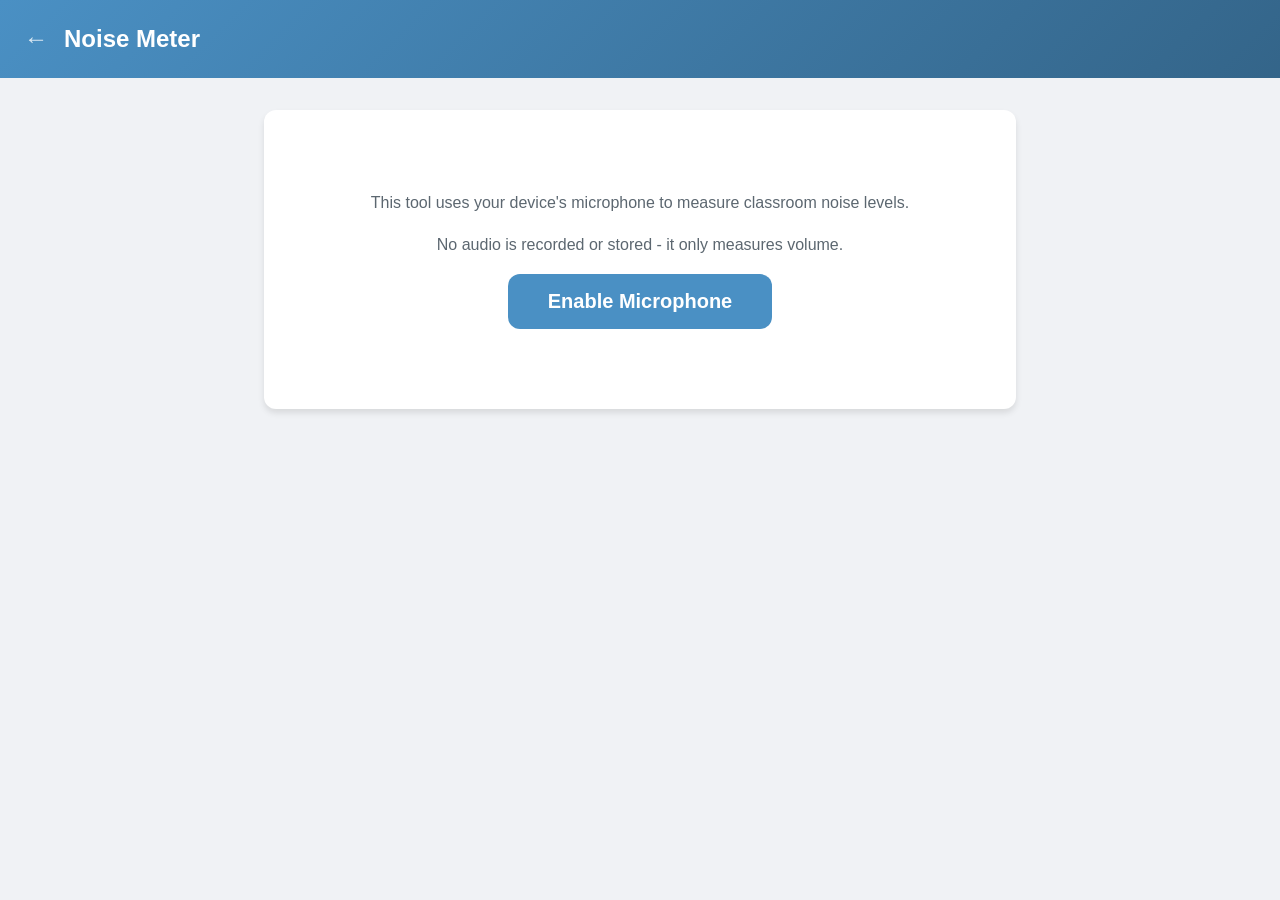
<file: tools/noise-meter.html>
<!DOCTYPE html>
<html lang="en">
<head>
    <meta charset="UTF-8">
    <meta name="viewport" content="width=device-width, initial-scale=1.0">
    <title>Noise Meter - W68 Teacher Tools</title>
    <link rel="stylesheet" href="../css/style.css">
    <style>
        :root { --tool-color: #4a90c4; }
        .meter-container {
            position: relative;
            height: 350px;
            display: flex;
            align-items: flex-end;
            justify-content: center;
            gap: 6px;
            padding: 1rem;
        }
        .meter-bar {
            width: 30px;
            border-radius: 4px 4px 0 0;
            transition: height 0.1s ease;
            min-height: 4px;
        }
        .level-label {
            font-size: 2.5rem;
            font-weight: 700;
            margin-top: 0.5rem;
        }
        .level-description {
            font-size: 1.1rem;
            color: var(--text-light);
        }
        .threshold-setting {
            display: flex;
            align-items: center;
            gap: 1rem;
            margin-top: 0.75rem;
        }
        .threshold-setting input[type="range"] {
            flex: 1;
        }
        .alert-flash {
            animation: flash-border 0.5s ease-in-out infinite;
        }
        @keyframes flash-border {
            0%, 100% { box-shadow: var(--shadow); }
            50% { box-shadow: 0 0 20px rgba(231, 76, 60, 0.6); }
        }
        .mic-permission {
            text-align: center;
            padding: 3rem 1rem;
        }
        .mic-permission p {
            margin-bottom: 1rem;
            color: var(--text-light);
        }
        .error-message {
            margin-top: 1rem;
            padding: 1rem;
            background: #fef2f2;
            border: 1px solid #fecaca;
            border-radius: 8px;
            color: #991b1b;
            font-size: 0.95rem;
            display: none;
        }
    </style>
</head>
<body>
    <header class="tool-header">
        <a href="../index.html" class="back-link" aria-label="Back to tools">&#8592;</a>
        <h1>Noise Meter</h1>
    </header>

    <div class="tool-container">
        <div class="display-box" id="meterBox">
            <div id="permissionPrompt" class="mic-permission">
                <p>This tool uses your device's microphone to measure classroom noise levels.</p>
                <p>No audio is recorded or stored - it only measures volume.</p>
                <button class="btn btn-primary btn-large" id="enableMicBtn">Enable Microphone</button>
                <div class="error-message" id="errorMessage"></div>
            </div>
            <div id="meterDisplay" style="display:none;">
                <div class="meter-container" id="meterBars"></div>
                <div class="level-label" id="levelLabel">Quiet</div>
                <div class="level-description" id="levelDesc">Keep it up!</div>
            </div>
        </div>

        <div class="settings-panel" id="settingsPanel" style="display:none;">
            <div class="input-group">
                <label>Noise Threshold (alert when too loud)</label>
                <div class="threshold-setting">
                    <span>Low</span>
                    <input type="range" id="threshold" min="10" max="90" value="60">
                    <span>High</span>
                </div>
            </div>
            <div style="margin-top:0.5rem;">
                <label style="font-size:0.9rem; color:var(--text-light);">
                    <input type="checkbox" id="alertSound" checked> Play alert sound when threshold is exceeded
                </label>
            </div>
        </div>

        <div class="btn-group" id="controlButtons" style="display:none;">
            <button class="btn btn-danger" id="stopMicBtn">&#9724; Stop</button>
        </div>
    </div>

    <script src="../js/sounds.js"></script>
    <script>
        var meterCtx, analyser, microphone, animFrame;
        var alertCooldown = false;
        var NUM_BARS = 20;

        function showError(msg) {
            var el = document.getElementById('errorMessage');
            el.textContent = msg;
            el.style.display = 'block';
        }

        function hideError() {
            var el = document.getElementById('errorMessage');
            el.style.display = 'none';
        }

        function initBars() {
            var container = document.getElementById('meterBars');
            container.innerHTML = '';
            for (var i = 0; i < NUM_BARS; i++) {
                var bar = document.createElement('div');
                bar.className = 'meter-bar';
                bar.style.height = '4px';
                bar.style.background = getBarColor(i / NUM_BARS);
                container.appendChild(bar);
            }
        }

        function getBarColor(pct) {
            if (pct < 0.4) return '#2ecc71';
            if (pct < 0.7) return '#f1c40f';
            if (pct < 0.85) return '#e67e22';
            return '#e74c3c';
        }

        function getLevel(volume) {
            if (volume < 15) return { label: 'Silent', desc: 'Perfect quiet time', color: '#2ecc71' };
            if (volume < 30) return { label: 'Whisper', desc: 'Nice and quiet', color: '#27ae60' };
            if (volume < 50) return { label: 'Indoor Voice', desc: 'Good level for group work', color: '#f1c40f' };
            if (volume < 70) return { label: 'Getting Loud', desc: 'Time to bring it down', color: '#e67e22' };
            if (volume < 85) return { label: 'Too Loud', desc: 'Please use indoor voices!', color: '#e74c3c' };
            return { label: 'Way Too Loud!', desc: 'Stop and reset!', color: '#c0392b' };
        }

        function startMeter() {
            hideError();

            if (location.protocol !== 'https:' && location.hostname !== 'localhost' && location.hostname !== '127.0.0.1') {
                showError('Microphone access requires HTTPS. Please access this site using https:// instead of http://');
                return;
            }

            if (!navigator.mediaDevices || !navigator.mediaDevices.getUserMedia) {
                showError('Your browser does not support microphone access. Please use a modern browser like Chrome, Firefox, or Edge.');
                return;
            }

            var btn = document.getElementById('enableMicBtn');
            btn.textContent = 'Requesting access...';
            btn.disabled = true;

            navigator.mediaDevices.getUserMedia({ audio: true }).then(function(stream) {
                meterCtx = new (window.AudioContext || window.webkitAudioContext)();
                return meterCtx.resume().then(function() {
                    analyser = meterCtx.createAnalyser();
                    microphone = meterCtx.createMediaStreamSource(stream);
                    analyser.fftSize = 2048;
                    microphone.connect(analyser);

                    // Connect to destination through silent gain node
                    // (some browsers need this for the analyser to process data)
                    var silentGain = meterCtx.createGain();
                    silentGain.gain.value = 0;
                    analyser.connect(silentGain);
                    silentGain.connect(meterCtx.destination);

                    document.getElementById('permissionPrompt').style.display = 'none';
                    document.getElementById('meterDisplay').style.display = '';
                    document.getElementById('settingsPanel').style.display = '';
                    document.getElementById('controlButtons').style.display = '';
                    initBars();
                    updateMeter();
                });
            }).catch(function(err) {
                btn.textContent = 'Enable Microphone';
                btn.disabled = false;

                if (err.name === 'NotAllowedError') {
                    showError('Microphone access was denied. Please click the lock/site icon in your browser address bar, allow microphone access, and reload the page.');
                } else if (err.name === 'NotFoundError') {
                    showError('No microphone found. Please connect a microphone and try again.');
                } else {
                    showError('Could not access microphone: ' + err.message);
                }
            });
        }

        function updateMeter() {
            // Use time-domain data for reliable volume measurement
            var bufferLength = analyser.fftSize;
            var data = new Uint8Array(bufferLength);
            analyser.getByteTimeDomainData(data);

            // Calculate RMS (root mean square) volume
            var sumSquares = 0;
            for (var j = 0; j < bufferLength; j++) {
                var normalized = (data[j] - 128) / 128;
                sumSquares += normalized * normalized;
            }
            var rms = Math.sqrt(sumSquares / bufferLength);
            var volume = Math.min(100, rms * 250);

            var bars = document.querySelectorAll('.meter-bar');
            for (var i = 0; i < bars.length; i++) {
                var barThreshold = (i / NUM_BARS) * 100;
                if (volume > barThreshold) {
                    var height = Math.min(300, ((volume - barThreshold) / 100) * 300 + 8);
                    bars[i].style.height = height + 'px';
                    bars[i].style.opacity = '1';
                } else {
                    bars[i].style.height = '4px';
                    bars[i].style.opacity = '0.3';
                }
            }

            var level = getLevel(volume);
            document.getElementById('levelLabel').textContent = level.label;
            document.getElementById('levelLabel').style.color = level.color;
            document.getElementById('levelDesc').textContent = level.desc;

            var threshold = parseInt(document.getElementById('threshold').value);
            var meterBox = document.getElementById('meterBox');
            if (volume > threshold) {
                meterBox.classList.add('alert-flash');
                if (!alertCooldown && document.getElementById('alertSound').checked) {
                    playWarning();
                    alertCooldown = true;
                    setTimeout(function() { alertCooldown = false; }, 3000);
                }
            } else {
                meterBox.classList.remove('alert-flash');
            }

            animFrame = requestAnimationFrame(updateMeter);
        }

        function stopMeter() {
            if (animFrame) cancelAnimationFrame(animFrame);
            if (microphone) microphone.disconnect();
            if (meterCtx) meterCtx.close();
            document.getElementById('permissionPrompt').style.display = '';
            document.getElementById('meterDisplay').style.display = 'none';
            document.getElementById('settingsPanel').style.display = 'none';
            document.getElementById('controlButtons').style.display = 'none';
            document.getElementById('meterBox').classList.remove('alert-flash');
            var btn = document.getElementById('enableMicBtn');
            btn.textContent = 'Enable Microphone';
            btn.disabled = false;
        }

        document.getElementById('enableMicBtn').addEventListener('click', startMeter);
        document.getElementById('stopMicBtn').addEventListener('click', stopMeter);
    </script>
</body>
</html>
</file>
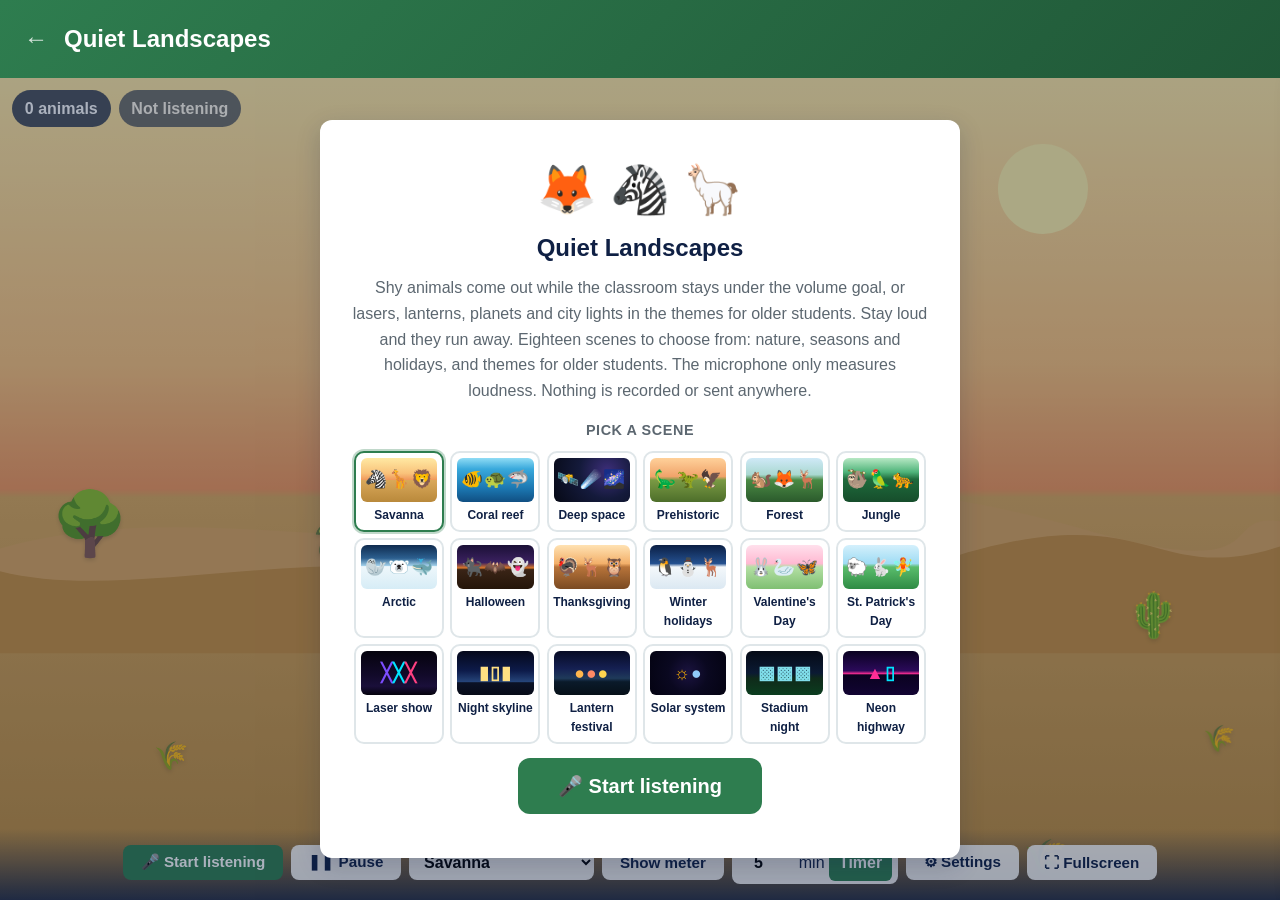
<file: tools/quiet-landscapes.html>
<!DOCTYPE html>
<html lang="en">
<head>
    <meta charset="UTF-8">
    <meta name="viewport" content="width=device-width, initial-scale=1.0">
    <title>Quiet Landscapes - W68 Teacher Tools</title>
    <link rel="stylesheet" href="../css/style.css">
    <style>
        :root { --tool-color: #2e7d4f; }
        html, body { height: 100%; }
        body { display: flex; flex-direction: column; overflow: hidden; }
        .tool-header { flex: none; }
        body.fullscreen .tool-header { display: none; }

        /* ---- Scene ---- */
        .stage {
            flex: 1;
            min-height: 0;
            position: relative;
            overflow: hidden;
            background: #cfd8dc;
            user-select: none;
        }
        .scene {
            position: absolute;
            inset: 0;
            transition: background 0.6s;
        }
        .scene .layer { position: absolute; left: 0; right: 0; pointer-events: none; }
        .deco {
            position: absolute;
            font-size: calc(var(--sz, 3rem) * var(--scale, 1));   /* scenery scales with the screen */
            pointer-events: none;
            line-height: 1;
            translate: 0 -100%;   /* "top" is where the base sits, so things stand on the ground */
            filter: drop-shadow(0 2px 2px rgba(0,0,0,0.15));
        }
        .sun { position: absolute; border-radius: 50%; pointer-events: none; animation: glow 9s ease-in-out infinite; }
        .sun.moon { background: #fff8d6; box-shadow: 0 0 40px #fff3c4; }
        @keyframes glow { 0%, 100% { box-shadow: 0 0 50px var(--glow, #fff); } 50% { box-shadow: 0 0 90px var(--glow, #fff); } }
        .star { position: absolute; width: 3px; height: 3px; border-radius: 50%; background: #fff; opacity: 0.8; animation: twinkle 5s ease-in-out infinite; }
        @keyframes twinkle { 0%, 100% { opacity: 0.3; } 50% { opacity: 1; } }
        .ridge { position: absolute; left: 0; width: 100%; pointer-events: none; }

        /* Decoration motion */
        .deco.sway { transform-origin: 50% 100%; animation: sway 5s ease-in-out infinite alternate; }
        @keyframes sway { from { transform: rotate(-2.5deg); } to { transform: rotate(2.5deg); } }
        .deco.flicker { animation: flicker 3.5s ease-in-out infinite; }
        @keyframes flicker { 0%, 100% { filter: brightness(1) drop-shadow(0 0 6px rgba(255,160,40,0.7)); } 50% { filter: brightness(1.25) drop-shadow(0 0 14px rgba(255,170,40,0.95)); } 72% { filter: brightness(0.9) drop-shadow(0 0 4px rgba(255,160,40,0.5)); } }
        .deco.dead { filter: grayscale(1) brightness(0.45) drop-shadow(0 2px 2px rgba(0,0,0,0.3)); }
        .deco.autumn { filter: sepia(0.8) saturate(2.2) hue-rotate(-25deg) drop-shadow(0 2px 2px rgba(0,0,0,0.15)); }
        .deco.spin { animation: spin 120s linear infinite; }
        @keyframes spin { to { transform: rotate(360deg); } }

        /* Ambient layers */
        .amb { position: absolute; pointer-events: none; line-height: 1; }
        .cloud { left: -15vw; animation: drift linear infinite; filter: drop-shadow(0 2px 4px rgba(0,0,0,0.08)); }
        .cloud.dark { filter: brightness(0.35); opacity: 0.6; }
        @keyframes drift { from { transform: translateX(0); } to { transform: translateX(130vw); } }
        .bird { left: -8vw; animation: drift linear infinite; opacity: 0.85; }
        .bat { left: -8vw; animation: drift linear infinite, flap ease-in-out infinite alternate; }
        @keyframes flap { from { translate: 0 0; scale: 1 1; } to { translate: 0 -14px; scale: 1 0.8; } }
        .flake { top: -2vh; border-radius: 50%; background: #fff; filter: blur(0.4px); animation: fall linear infinite; }
        .leaf { top: -5vh; animation: fall linear infinite; }
        @keyframes fall { from { transform: translate(0, 0) rotate(0deg); } to { transform: translate(var(--drift, 0px), 112vh) rotate(var(--rot, 0deg)); } }
        .bubble { bottom: -4vh; border-radius: 50%; border: 1.5px solid rgba(255,255,255,0.7); background: rgba(255,255,255,0.15); animation: rise linear infinite; }
        .rise { bottom: -6vh; animation: rise linear infinite; }
        @keyframes rise { from { transform: translate(0, 0); opacity: 0; } 8% { opacity: 1; } to { transform: translate(var(--drift, 0px), -115vh); opacity: 0.9; } }
        .firefly { width: 6px; height: 6px; border-radius: 50%; background: #ffd54f; box-shadow: 0 0 10px 3px rgba(255,200,60,0.7); animation: float ease-in-out infinite alternate, blink ease-in-out infinite; }
        @keyframes float { from { transform: translate(0, 0); } to { transform: translate(var(--dx, 20px), var(--dy, -20px)); } }
        @keyframes blink { 0%, 100% { opacity: 0.1; } 50% { opacity: 1; } }
        .shooting { width: 120px; height: 2px; background: linear-gradient(90deg, rgba(255,255,255,0), #fff); transform: rotate(25deg); opacity: 0; animation: shoot ease-out infinite; }
        @keyframes shoot { 0% { opacity: 0; transform: translate(0, 0) rotate(25deg); } 2% { opacity: 1; } 10% { opacity: 0; transform: translate(260px, 120px) rotate(25deg); } 100% { opacity: 0; transform: translate(260px, 120px) rotate(25deg); } }
        .nebula { border-radius: 50%; filter: blur(20px); animation: float ease-in-out infinite alternate; --dx: 40px; --dy: 30px; }
        .smoke { width: 26px; height: 26px; border-radius: 50%; background: rgba(230,230,230,0.6); filter: blur(4px); animation: puff ease-out infinite; }
        @keyframes puff { 0% { transform: translate(-13px, 0) scale(0.5); opacity: 0.7; } 100% { transform: translate(calc(var(--drift, 0px) - 13px), -200px) scale(2.6); opacity: 0; } }
        .wavebox { left: 0; width: 100%; overflow: hidden; }
        .wave { position: absolute; left: 0; bottom: 0; width: 200%; height: 100%; }
        .wave.w1 { animation: waveMove 18s linear infinite; }
        .wave.w2 { animation: waveMove 28s linear infinite reverse; opacity: 0.7; }
        @keyframes waveMove { from { transform: translateX(0); } to { transform: translateX(-50%); } }
        .ray { top: -10%; width: 9vw; height: 70%; background: linear-gradient(to bottom, rgba(255,255,255,0.28), rgba(255,255,255,0)); transform: skewX(-18deg); animation: rayPulse 12s ease-in-out infinite; }
        @keyframes rayPulse { 0%, 100% { opacity: 0.35; } 50% { opacity: 0.9; } }
        .mist { left: -30%; width: 160%; height: 14%; background: linear-gradient(90deg, rgba(255,255,255,0) 0%, rgba(255,255,255,0.45) 30%, rgba(255,255,255,0.25) 60%, rgba(255,255,255,0) 100%); filter: blur(8px); animation: mistDrift linear infinite alternate; }
        @keyframes mistDrift { from { transform: translateX(0); } to { transform: translateX(18%); } }
        .aurora { left: -10%; top: 4%; width: 120%; height: 34%; background: linear-gradient(100deg, rgba(80,255,170,0) 0%, rgba(80,255,170,0.35) 25%, rgba(120,160,255,0.35) 50%, rgba(220,120,255,0.3) 70%, rgba(80,255,170,0) 100%); filter: blur(18px); animation: auroraShift 30s ease-in-out infinite alternate; }
        @keyframes auroraShift { from { transform: translateX(-6%) skewY(-3deg); opacity: 0.6; } to { transform: translateX(6%) skewY(3deg); opacity: 1; } }
        .rainbow { left: 50%; top: 42%; width: 90vw; height: 45vw; transform: translateX(-50%) translateY(-100%); border-radius: 90vw 90vw 0 0; background: radial-gradient(circle at 50% 100%, transparent 62%, #e74c3c 62.5% 65%, #f39c12 65% 67.5%, #f1c40f 67.5% 70%, #2ecc71 70% 72.5%, #3498db 72.5% 75%, #9b59b6 75% 77.5%, transparent 78%); opacity: 0.55; }
        .vine { top: 0; width: 6px; background: linear-gradient(#1f6b3c, #2d8a4e); border-radius: 3px; transform-origin: top center; animation: sway ease-in-out infinite alternate; }
        .vine span { position: absolute; bottom: -1.2rem; left: -0.9rem; font-size: 2rem; }
        .spot { top: -5%; width: 7vw; height: 75%; transform-origin: top center; mix-blend-mode: screen; animation: sweep ease-in-out infinite alternate; }
        @keyframes sweep { from { transform: rotate(-22deg); } to { transform: rotate(22deg); } }
        .conf { top: -3vh; width: 7px; height: 11px; border-radius: 2px; opacity: 0.9; animation: fall linear infinite; }
        .pixel { bottom: -3vh; width: 8px; height: 8px; box-shadow: 0 0 8px currentColor; animation: rise linear infinite; }
        .sparkle { animation: blink ease-in-out infinite; }
        .car { left: -8vw; animation: drift linear infinite; }
        .car.back { scale: -1 1; animation-direction: reverse; }
        .field, .grid { left: 0; width: 100%; }
        /* Laser show */
        .lz-haze { position: absolute; inset: -20%; background: radial-gradient(ellipse at 50% 90%, rgba(120,90,255,0.22), transparent 60%); animation: float 40s ease-in-out infinite alternate; --dx: 40px; --dy: -20px; pointer-events: none; }
        .lz-haze.h2 { background: radial-gradient(ellipse at 30% 70%, rgba(255,64,129,0.12), transparent 55%); animation-duration: 55s; --dx: -60px; }
        .lz-crowd { animation: bob 3s ease-in-out infinite alternate; transform-origin: bottom; }
        @keyframes bob { from { transform: translateY(0); } to { transform: translateY(-0.6%); } }
        .lz-truss { position: absolute; left: 6%; right: 6%; top: 6%; height: 4px; background: repeating-linear-gradient(90deg, #3a3560 0 14px, #1a1830 14px 18px); border-top: 1px solid #5a548a; }
        .lz-lamp { position: absolute; top: calc(6% + 6px); width: 10px; height: 14px; border-radius: 3px; background: #2a2748; box-shadow: 0 6px 18px 4px var(--c); animation: blink 3s ease-in-out infinite; }
        .lz-origin { position: absolute; left: 0; top: 0; rotate: var(--a); animation: lzSweep 18s ease-in-out infinite alternate; }
        .lz-origin.rare { animation: lzSpin 30s linear infinite; }
        @keyframes lzSweep { from { rotate: calc(var(--a) - 12deg); } to { rotate: calc(var(--a) + 12deg); } }
        @keyframes lzSpin { from { rotate: var(--a); } to { rotate: calc(var(--a) + 360deg); } }
        .lz-beam { position: absolute; left: 0; top: -1.5px; width: 170vmax; height: 3px; transform-origin: left center; background: linear-gradient(90deg, #fff, var(--c) 10%, transparent 90%); box-shadow: 0 0 10px var(--c), 0 0 28px var(--c); mix-blend-mode: screen; opacity: 0.9; }
        /* Night skyline */
        .sk-moon { position: absolute; left: 78%; top: 10%; width: 70px; height: 70px; border-radius: 50%; background: #f5f0d8; box-shadow: 0 0 60px rgba(245,240,216,0.5); animation: glow 9s ease-in-out infinite; --glow: rgba(245,240,216,0.6); }
        .sk-glow { position: absolute; left: 0; right: 0; top: 48%; height: 30%; background: radial-gradient(ellipse at 50% 100%, rgba(255,150,80,0.22), transparent 70%); }
        .light.sk-win { width: 3px; height: 3px; background: #ffe082; box-shadow: 0 0 4px #ffe082; }
        .sk-car { position: absolute; top: 90.5%; left: -4%; width: 10px; height: 4px; border-radius: 2px; background: #fff; box-shadow: 0 0 8px 2px rgba(255,255,255,0.8); animation: drift linear infinite; }
        .sk-car.back { top: 94%; background: #ff1744; box-shadow: 0 0 8px 2px rgba(255,23,68,0.8); animation-direction: reverse; }
        .sk-tw { animation: blink 5s ease-in-out infinite; }
        .sk-beacon { animation: blink 1.6s ease-in-out infinite; }
        .sk-crown { animation: blink 4s ease-in-out infinite; }
        /* Lantern festival */
        .ln-lake { position: absolute; left: 0; right: 0; top: 72%; bottom: 0; background: repeating-linear-gradient(180deg, rgba(255,200,120,0.07) 0 2px, transparent 2px 9px), linear-gradient(#10243a, #061018); animation: shimmer 6s linear infinite; }
        @keyframes shimmer { from { background-position: 0 0, 0 0; } to { background-position: 0 9px, 0 0; } }
        .light.ln-village { width: 4px; height: 4px; background: #ffb74d; box-shadow: 0 0 6px #ffb74d; }
        .animal.custom .ln { filter: drop-shadow(0 0 14px var(--c)) drop-shadow(0 0 30px var(--c)); animation: lanternFloat var(--dur, 18s) ease-in-out var(--delay, 0s) infinite alternate; }
        @keyframes lanternFloat { from { transform: translate(-20px, 0) rotate(-2deg); } to { transform: translate(20px, -24px) rotate(2deg); } }
        /* Solar system */
        .so-sun { position: absolute; left: 50%; top: 50%; width: 90px; height: 90px; translate: -50% -50%; border-radius: 50%; background: radial-gradient(circle at 40% 40%, #fff6c2, #ffb300 55%, #ff6f00); box-shadow: 0 0 40px #ffb300, 0 0 120px rgba(255,140,0,0.5); animation: glow 7s ease-in-out infinite; --glow: #ffb300; }
        .so-corona { position: absolute; inset: -18px; border-radius: 50%; background: radial-gradient(circle, rgba(255,200,80,0.35), transparent 70%); animation: pulse 5s ease-in-out infinite; }
        .so-orbit { position: absolute; left: 0; top: 0; translate: -50% -50%; border-radius: 50%; border: 1px solid rgba(255,255,255,0.08); animation: spin linear infinite; }
        .so-anchor { position: absolute; left: 100%; top: 50%; width: 0; height: 0; }
        .so-planet { position: absolute; left: 0; top: 0; translate: -50% -50%; border-radius: 50%; background: radial-gradient(circle at 35% 35%, #fff 0%, var(--c) 25%, color-mix(in srgb, var(--c) 40%, black) 100%); box-shadow: 0 0 10px rgba(255,255,255,0.15); }
        .so-planet.gas { background: repeating-linear-gradient(170deg, var(--c) 0 4px, var(--c2) 4px 9px); }
        .so-planet.gas::after { content: ''; position: absolute; inset: 0; border-radius: 50%; background: radial-gradient(circle at 35% 35%, rgba(255,255,255,0.45), transparent 40%, rgba(0,0,0,0.6) 100%); }
        .so-ring { position: absolute; left: 50%; top: 50%; width: 230%; height: 70%; translate: -50% -50%; border-radius: 50%; border: 5px solid rgba(255,235,200,0.75); border-top-color: rgba(255,235,200,0.35); rotate: -20deg; }
        /* Stadium night */
        .st-flood { position: absolute; top: 2%; width: 20px; height: 12px; background: #e8eaf6; box-shadow: 0 0 20px 6px rgba(255,255,230,0.9); border-radius: 2px; }
        .st-seat { position: absolute; width: 2px; height: 2px; background: #3a4566; }
        .st-screen { animation: blink 6s ease-in-out infinite; }
        .st-section { position: absolute; inset: 0; }
        .st-dot { position: absolute; width: 3px; height: 3px; border-radius: 50%; box-shadow: 0 0 5px 1px currentColor; animation: blink 3s ease-in-out infinite; }
        .st-pyro { position: absolute; inset: 0; }
        .st-flame { position: absolute; bottom: 0; width: 12%; height: 100%; border-radius: 50% 50% 20% 20%; background: linear-gradient(to top, #fff176, #ff9100 40%, rgba(255,61,0,0) 100%); filter: blur(1px); animation: flame 0.9s ease-in-out infinite alternate; transform-origin: bottom; }
        @keyframes flame { from { transform: scaleY(0.7) scaleX(1); } to { transform: scaleY(1.15) scaleX(0.8); } }
        /* Neon highway */
        .sw-scan { position: absolute; inset: 0; background: repeating-linear-gradient(180deg, rgba(0,0,0,0.12) 0 2px, transparent 2px 4px); pointer-events: none; }
        .sw-glowline { position: absolute; left: 0; right: 0; top: 54%; height: 2px; background: #ff2d95; box-shadow: 0 0 12px #ff2d95, 0 0 30px #ff2d95; }
        .sw-grid { animation: blink 8s ease-in-out infinite; }
        .sw-pillar { position: absolute; inset: 0; background: linear-gradient(to top, #ff2d95, #ff80ab); box-shadow: 0 0 10px #ff2d95, 0 0 24px #ff2d95; border-radius: 2px; animation: blink 6s ease-in-out infinite; }
        .sw-gate { position: absolute; inset: 0; border: 4px solid #00e5ff; border-bottom: none; border-radius: 40% 40% 0 0 / 100% 100% 0 0; box-shadow: 0 0 12px #00e5ff, inset 0 0 12px #00e5ff; }
        .sw-palm { filter: drop-shadow(0 0 8px #00e5ff) drop-shadow(0 0 20px #00e5ff); }
        .light { position: absolute; width: 9px; height: 9px; border-radius: 50%; animation: blink 2.8s ease-in-out infinite; box-shadow: 0 0 8px 2px currentColor; }

        .animal {
            position: absolute;
            font-size: calc(var(--sz, 3rem) * var(--scale, 1));
            line-height: 1;
            transform-origin: center bottom;
            animation: appear 0.7s cubic-bezier(.2,1.4,.4,1) both, wander var(--dur, 10s) ease-in-out var(--delay, 0s) infinite alternate;
            filter: drop-shadow(0 3px 3px rgba(0,0,0,0.25));
            will-change: transform;
        }
        .animal.flip { --face: -1; }
        .animal.flee {
            animation: flee 1.1s ease-in both;
        }
        .animal.custom { animation: fadeIn 1.2s ease-out both; filter: none; transform-origin: center bottom; }
        .animal.custom.flee { animation: fadeOut 1s ease-in both; }
        @keyframes fadeOut { from { opacity: 1; } to { opacity: 0; } }
        .full { position: absolute; left: 0; top: 0; width: 100%; height: 100%; pointer-events: none; }
        @keyframes appear {
            from { transform: scaleX(var(--face, 1)) scale(0); opacity: 0; }
            to   { transform: scaleX(var(--face, 1)) scale(1); opacity: 1; }
        }
        @keyframes wander {
            from { translate: calc(var(--wx, 40px) * -1) 0; }
            to   { translate: var(--wx, 40px) 0; }
        }
        @keyframes flee {
            from { transform: scaleX(var(--face, 1)) scale(1); opacity: 1; translate: 0 0; }
            to   { transform: scaleX(var(--face, 1)) scale(0.6); opacity: 0; translate: calc(var(--face, 1) * 120vw) -10vh; }
        }
        .animal.paused { animation-play-state: paused; }

        .fog {
            position: absolute;
            inset: 0;
            opacity: 0;
            transition: opacity 1.2s;
            pointer-events: none;
            display: flex;
            align-items: center;
            justify-content: center;
        }
        .fog.on { opacity: 1; }
        .fog .shh {
            font-size: clamp(2.5rem, 9vw, 7rem);
            font-weight: 800;
            color: rgba(255,255,255,0.9);
            text-shadow: 0 2px 12px rgba(0,0,0,0.35);
            letter-spacing: 0.05em;
        }

        /* ---- Overlays on the scene ---- */
        .hud {
            position: absolute;
            top: 0.75rem;
            left: 0.75rem;
            display: flex;
            gap: 0.5rem;
            align-items: center;
            flex-wrap: wrap;
            z-index: 5;
        }
        .pill {
            background: rgba(15, 32, 68, 0.75);
            color: #fff;
            padding: 0.35rem 0.8rem;
            border-radius: 999px;
            font-weight: 700;
            font-size: 1rem;
            backdrop-filter: blur(4px);
        }
        .pill.muted { opacity: 0.8; font-weight: 600; }

        .meter-wrap {
            position: absolute;
            top: 1rem;
            left: 50%;
            transform: translateX(-50%);
            width: min(560px, 60vw);
            z-index: 5;
            opacity: 0;
            transition: opacity 0.3s;
            pointer-events: none;
        }
        .meter-wrap.visible { opacity: 1; pointer-events: auto; }
        .meter {
            position: relative;
            height: 26px;
            border-radius: 13px;
            background: rgba(15, 32, 68, 0.55);
            overflow: visible;
            cursor: ew-resize;
            backdrop-filter: blur(4px);
            touch-action: none;
        }
        .meter .fill {
            position: absolute;
            left: 0; top: 0; bottom: 0;
            width: 0%;
            border-radius: 13px;
            background: linear-gradient(90deg, #2ecc71, #f1c40f 60%, #e74c3c);
            transition: width 0.12s linear;
        }
        .meter .goal {
            position: absolute;
            top: -3px; bottom: -3px;
            width: 4px;
            margin-left: -2px;
            background: #fff;
            border-radius: 2px;
            box-shadow: 0 0 0 2px rgba(15,32,68,0.6);
        }
        .meter .goal::after {
            content: 'goal';
            position: absolute;
            top: calc(100% + 4px);   /* below the bar so nothing can be clipped at the top */
            left: 50%;
            transform: translateX(-50%);
            font-size: 0.7rem;
            font-weight: 700;
            color: #fff;
            background: rgba(15, 32, 68, 0.75);
            padding: 1px 6px;
            border-radius: 999px;
            line-height: 1.4;
        }
        .meter-presets {
            display: flex;
            gap: 0.35rem;
            justify-content: center;
            margin-top: 1.5rem;
        }
        .meter-presets button {
            border: none;
            background: rgba(15, 32, 68, 0.65);
            color: #fff;
            padding: 0.25rem 0.7rem;
            border-radius: 999px;
            font: inherit;
            font-size: 0.8rem;
            font-weight: 700;
            cursor: pointer;
        }
        .meter-presets button.active { background: #fff; color: var(--primary); }

        .timer-chip {
            position: absolute;
            top: 0.75rem;
            right: 0.75rem;
            z-index: 5;
            background: rgba(15, 32, 68, 0.8);
            color: #fff;
            padding: 0.5rem 1rem;
            border-radius: 12px;
            font-size: 2rem;
            font-weight: 800;
            font-variant-numeric: tabular-nums;
            display: none;
            backdrop-filter: blur(4px);
        }
        .timer-chip.visible { display: block; }
        .timer-chip.done { background: var(--accent); animation: pulse 1s ease-in-out 4; }

        .controls {
            position: absolute;
            left: 0; right: 0; bottom: 0;
            padding: 0.75rem 1rem 1rem;
            display: flex;
            gap: 0.5rem;
            flex-wrap: wrap;
            justify-content: center;
            align-items: center;
            background: linear-gradient(to top, rgba(15,32,68,0.85), rgba(15,32,68,0));
            z-index: 6;
            transition: opacity 0.4s, transform 0.4s;
        }
        .controls.hidden { opacity: 0; transform: translateY(20px); pointer-events: none; }
        .controls .btn { padding: 0.55rem 1.1rem; font-size: 0.95rem; }
        .controls .btn-secondary { background: rgba(255,255,255,0.9); }
        .controls select {
            padding: 0.5rem 0.7rem;
            border-radius: 8px;
            border: none;
            font: inherit;
            font-weight: 600;
            background: rgba(255,255,255,0.9);
        }
        .controls .timer-inputs { display: flex; align-items: center; gap: 0.3rem; background: rgba(255,255,255,0.9); border-radius: 8px; padding: 0.2rem 0.4rem; }
        .controls .timer-inputs input { width: 56px; border: none; font: inherit; font-weight: 600; text-align: center; background: transparent; }
        .controls .timer-inputs button { border: none; background: var(--tool-color); color: #fff; border-radius: 6px; padding: 0.35rem 0.6rem; font: inherit; font-weight: 700; cursor: pointer; }

        .start-card {
            position: absolute;
            inset: 0;
            display: flex;
            align-items: center;
            justify-content: center;
            z-index: 7;
            background: rgba(15, 32, 68, 0.35);
        }
        .start-card .card {
            background: #fff;
            border-radius: var(--radius);
            box-shadow: var(--shadow-hover);
            padding: 2rem;
            max-width: 520px;
            text-align: center;
            margin: 1rem;
        }
        .start-card h2 { margin-bottom: 0.5rem; }
        .start-card p { color: var(--text-light); margin-bottom: 1rem; }
        .start-card .btn-large { margin-top: 0.75rem; }
        .start-card .card { max-width: 640px; }
        .start-scenes-label { font-weight: 700; font-size: 0.9rem; color: var(--text-light); margin-bottom: 0.4rem; text-transform: uppercase; letter-spacing: 0.04em; }
        .start-scenes {
            display: grid;
            grid-template-columns: repeat(auto-fill, minmax(88px, 1fr));
            gap: 0.4rem;
            max-height: 38vh;
            overflow-y: auto;
            padding: 2px;
        }
        .start-scene {
            border: 2px solid #dfe6e9;
            border-radius: 10px;
            background: #fff;
            cursor: pointer;
            padding: 0.3rem;
            font: inherit;
            font-size: 0.75rem;
            font-weight: 700;
            color: var(--text);
            display: flex;
            flex-direction: column;
            align-items: center;
            gap: 0.25rem;
        }
        .start-scene .thumb {
            width: 100%;
            height: 44px;
            border-radius: 6px;
            display: flex;
            align-items: center;
            justify-content: center;
            font-size: 1.1rem;
            letter-spacing: 1px;
        }
        .start-scene.active { border-color: var(--tool-color); box-shadow: 0 0 0 2px color-mix(in srgb, var(--tool-color) 30%, transparent); }
        .scene-group { grid-column: 1 / -1; font-size: 0.8rem; font-weight: 700; color: var(--text-light); margin-top: 0.4rem; }
        .start-card .error { color: var(--accent); font-weight: 600; margin-top: 0.75rem; }

        /* ---- Settings drawer ---- */
        .drawer {
            position: absolute;
            top: 0; right: 0; bottom: 0;
            width: min(380px, 100%);
            background: #fff;
            box-shadow: -4px 0 20px rgba(0,0,0,0.2);
            z-index: 8;
            transform: translateX(105%);
            transition: transform 0.3s;
            display: flex;
            flex-direction: column;
        }
        .drawer.open { transform: translateX(0); }
        .drawer-head {
            padding: 1rem 1.25rem;
            border-bottom: 1px solid #eef1f4;
            display: flex;
            align-items: center;
            justify-content: space-between;
        }
        .drawer-head h2 { font-size: 1.1rem; }
        .drawer-body { flex: 1; overflow-y: auto; padding: 1.25rem; }
        .drawer-body h3 { font-size: 0.95rem; margin: 1.1rem 0 0.5rem; color: var(--text-light); text-transform: uppercase; letter-spacing: 0.04em; }
        .drawer-body h3:first-child { margin-top: 0; }
        .scene-grid { display: grid; grid-template-columns: repeat(2, 1fr); gap: 0.5rem; }
        .scene-btn {
            border: 2px solid #dfe6e9;
            border-radius: 10px;
            padding: 0.6rem;
            background: #fff;
            cursor: pointer;
            text-align: left;
            font: inherit;
            display: flex;
            align-items: center;
            gap: 0.5rem;
        }
        .scene-btn .sw { width: 28px; height: 28px; border-radius: 6px; flex-shrink: 0; }
        .scene-btn.active { border-color: var(--tool-color); background: #eef7f1; }
        .scene-btn .nm { font-weight: 700; font-size: 0.9rem; }
        .scene-btn .cnt { font-size: 0.75rem; color: var(--text-light); }
        .setting-row { display: flex; align-items: center; gap: 0.5rem; margin-bottom: 0.6rem; font-size: 0.95rem; }
        .setting-row label { flex: 1; font-weight: 600; }
        .setting-row select, .setting-row input[type="number"] {
            padding: 0.4rem 0.6rem;
            border: 2px solid #dfe6e9;
            border-radius: 6px;
            font: inherit;
            background: #fff;
        }
        .setting-row input[type="number"] { width: 70px; text-align: center; }
        .setting-row input[type="checkbox"] { width: 18px; height: 18px; accent-color: var(--tool-color); }
        .setting-row input[type="range"] { flex: 1; accent-color: var(--tool-color); }
        .hint { font-size: 0.85rem; color: var(--text-light); margin-top: 0.4rem; }
        .icon-btn {
            border: none;
            background: #ecf0f1;
            width: 34px; height: 34px;
            border-radius: 8px;
            cursor: pointer;
            font-size: 1rem;
        }
        .collection { display: flex; flex-wrap: wrap; gap: 0.35rem; }
        .collection span { background: #f0f2f5; border-radius: 8px; padding: 0.25rem 0.5rem; font-size: 1.1rem; }

        /* ---- Calibration ---- */
        .cal-card {
            position: absolute;
            inset: 0;
            z-index: 9;
            display: none;
            align-items: center;
            justify-content: center;
            background: rgba(15, 32, 68, 0.6);
        }
        .cal-card.open { display: flex; }
        .cal-card .card { background: #fff; border-radius: var(--radius); padding: 2rem; max-width: 460px; text-align: center; margin: 1rem; }
        .cal-card .big { font-size: 1.5rem; font-weight: 800; margin: 0.5rem 0; }
        .cal-card .bar { height: 12px; background: #eef1f4; border-radius: 6px; overflow: hidden; margin: 1rem 0; }
        .cal-card .bar div { height: 100%; width: 0; background: var(--tool-color); transition: width 0.2s linear; }

        @media (max-width: 600px) {
            .meter-wrap { width: 80vw; }
            .timer-chip { font-size: 1.4rem; }
            .hud .pill { font-size: 0.85rem; }
        }
    </style>
</head>
<body>
    <header class="tool-header">
        <a href="../index.html" class="back-link" aria-label="Back to tools">&#8592;</a>
        <h1>Quiet Landscapes</h1>
    </header>

    <div class="stage" id="stage">
        <div class="scene" id="scene"></div>
        <div class="fog" id="fog"><div class="shh" id="shh">Shhh&hellip;</div></div>

        <div class="hud">
            <span class="pill" id="countPill">0 animals</span>
            <span class="pill muted" id="statusPill">Not listening</span>
        </div>

        <div class="meter-wrap" id="meterWrap">
            <div class="meter" id="meter">
                <div class="fill" id="meterFill"></div>
                <div class="goal" id="goalLine"></div>
            </div>
            <div class="meter-presets" id="presets">
                <button data-goal="20" onclick="setGoal(20)">Silent</button>
                <button data-goal="40" onclick="setGoal(40)">Independent work</button>
                <button data-goal="60" onclick="setGoal(60)">Partner work</button>
            </div>
        </div>

        <div class="timer-chip" id="timerChip">5:00</div>

        <div class="controls" id="controls">
            <button class="btn btn-primary" id="listenBtn" onclick="toggleListening()">&#127908; Start listening</button>
            <button class="btn btn-secondary" id="pauseBtn" onclick="togglePause()" disabled>&#10074;&#10074; Pause</button>
            <select id="sceneSel" onchange="setScene(this.value)" aria-label="Scene"></select>
            <button class="btn btn-secondary" onclick="toggleMeter()" id="meterBtn">Show meter</button>
            <span class="timer-inputs" title="Optional countdown shown on the scene">
                <input type="number" id="timerMin" min="1" max="120" value="5" aria-label="Timer minutes"> min
                <button onclick="startTimer()" id="timerBtn">Timer</button>
            </span>
            <button class="btn btn-secondary" onclick="openDrawer()">&#9881; Settings</button>
            <button class="btn btn-secondary" onclick="toggleFullscreen()" id="fsBtn">&#9974; Fullscreen</button>
        </div>

        <div class="start-card" id="startCard">
            <div class="card">
                <div style="font-size:3rem;">&#129418; &#129427; &#129433;</div>
                <h2>Quiet Landscapes</h2>
                <p>Shy animals come out while the classroom stays under the volume goal, or lasers, lanterns, planets and city lights in the themes for older students. Stay loud and they run away. Eighteen scenes to choose from: nature, seasons and holidays, and themes for older students. The microphone only measures loudness. Nothing is recorded or sent anywhere.</p>
                <div class="start-scenes-label">Pick a scene</div>
                <div class="start-scenes" id="startScenes"></div>
                <button class="btn btn-primary btn-large" onclick="toggleListening()">&#127908; Start listening</button>
                <div class="error" id="micError"></div>
            </div>
        </div>

        <aside class="drawer" id="drawer" aria-label="Settings">
            <div class="drawer-head">
                <h2>Settings</h2>
                <button class="icon-btn" onclick="closeDrawer()" aria-label="Close settings">&#10005;</button>
            </div>
            <div class="drawer-body">
                <h3>Scene</h3>
                <div class="scene-grid" id="sceneGrid"></div>
                <p class="hint">Each scene keeps its own animals, so switching scenes never loses any.</p>

                <h3>Volume goal</h3>
                <div class="setting-row">
                    <label for="goalRange">Goal (<span id="goalVal"></span>)</label>
                    <input type="range" id="goalRange" min="5" max="95" step="1" oninput="setGoal(parseInt(this.value, 10))">
                </div>
                <div class="setting-row">
                    <label>Calibrate for this room</label>
                    <button class="btn btn-secondary" style="padding:0.4rem 0.8rem;font-size:0.85rem;" onclick="startCalibration()">Calibrate</button>
                </div>
                <p class="hint" id="calHint">Optional: five seconds of silence, then five seconds of normal talking. The meter works on a default until then.</p>

                <h3>Animals</h3>
                <div class="setting-row">
                    <label for="rateSel">A new animal arrives about every</label>
                    <select id="rateSel" onchange="setRate(this.value)">
                        <option value="1">1 minute</option>
                        <option value="2">2 minutes</option>
                        <option value="3">3 minutes</option>
                        <option value="5">5 minutes</option>
                        <option value="8">8 minutes</option>
                        <option value="custom">Custom&hellip;</option>
                    </select>
                </div>
                <div class="setting-row" id="customRateRow" style="display:none">
                    <label for="rateCustom">Custom minutes</label>
                    <input type="number" id="rateCustom" min="0.5" max="60" step="0.5" onchange="setRate(this.value)">
                </div>
                <div class="setting-row">
                    <label for="loudSel">When it is too loud</label>
                    <select id="loudSel" onchange="setLoudMode(this.value)">
                        <option value="run">Animals run away</option>
                        <option value="pause">Just pause (nothing leaves)</option>
                    </select>
                </div>
                <p class="hint">Brief noises like a dropped book cost nothing. When the room stays over the goal, the scene clouds over. With "run away", one animal leaves right away, then a few more every five seconds until the room is quiet again. Quiet time toward the next animal is paused, never lost.</p>

                <h3>Microphone</h3>
                <div class="setting-row">
                    <label for="micSel">Input</label>
                    <select id="micSel" onchange="setMic(this.value)"><option value="">Default</option></select>
                </div>
                <div class="setting-row">
                    <label for="meterChk">Always show the meter on screen</label>
                    <input type="checkbox" id="meterChk" onchange="setShowMeter(this.checked)">
                </div>

                <h3>This scene's animals</h3>
                <div class="collection" id="collection"></div>
                <div class="btn-group" style="justify-content:flex-start;margin-top:0.75rem;">
                    <button class="btn btn-danger" style="padding:0.4rem 0.8rem;font-size:0.85rem;" onclick="resetScene()">Reset this scene</button>
                </div>
            </div>
        </aside>

        <div class="cal-card" id="calCard">
            <div class="card">
                <div class="big" id="calTitle">Stay silent</div>
                <p id="calText">Everyone quiet for five seconds&hellip;</p>
                <div class="bar"><div id="calBar"></div></div>
                <button class="btn btn-secondary" onclick="cancelCalibration()">Cancel</button>
            </div>
        </div>
    </div>

    <script src="../js/sounds.js"></script>
    <script>
        // ---------- Scenes ----------
        // NOTE: sounds.js owns a global named audioCtx; the microphone uses micCtx to avoid a clash.
        const SCENES = {
            savanna: {
                group: 'Nature', name: 'Savanna', swatch: '#e9b24a',
                bg: 'linear-gradient(#ffe9a3 0%, #f9c27a 35%, #f0975a 50%, #d9a85a 51%, #b9893b 100%)',
                fog: 'rgba(214, 184, 130, 0.85)', zone: [0.58, 0.88], sun: { color: '#fff2a8', x: 78, y: 8, size: 90 },
                ridges: [{ top: 44, h: 22, color: '#dba65e', shape: 0 }, { top: 50, h: 20, color: '#c8903f', shape: 1 }],
                deco: [['🌳', 4, 58, 3.4], ['🌴', 24, 60, 3.2], ['🌳', 68, 59, 3.4], ['🌵', 88, 68, 2.4], ['🪨', 40, 76, 1.8], ['🌾', 12, 84, 1.5], ['🌾', 30, 94, 1.8], ['🌾', 58, 90, 1.7], ['🌾', 80, 97, 1.9], ['🌾', 94, 82, 1.4], ['🌿', 50, 80, 1.5]],
                ambient: [['clouds', 5], ['birds', 2]],
                animals: [{ emoji: '🦓', name: 'Zebra', tier: 'common' }, { emoji: '🦒', name: 'Giraffe', tier: 'uncommon' }, { emoji: '🦁', name: 'Lion', tier: 'rare' }]
            },
            reef: {
                group: 'Nature', name: 'Coral reef', swatch: '#1f8fb4',
                bg: 'linear-gradient(#8fdcf5 0%, #39a9dc 25%, #1b76b0 70%, #104f82 100%)',
                fog: 'rgba(60, 110, 100, 0.85)', zone: [0.22, 0.82],
                ridges: [{ top: 84, h: 16, color: '#d9c58a', shape: 2 }],
                deco: [['🪸', 6, 99, 3.6], ['🪸', 82, 100, 3.2], ['🪸', 45, 99, 2.8], ['🌿', 18, 100, 3], ['🌿', 64, 99, 3.2], ['🌿', 92, 98, 2.6], ['🐚', 30, 100, 1.2], ['🪨', 55, 100, 2], ['🪸', 26, 100, 2.2], ['🌿', 38, 99, 2]],
                ambient: [['waves', { top: 0, h: 10, color: 'rgba(255,255,255,0.35)' }], ['rays'], ['bubbles', 28]],
                animals: [{ emoji: '🐠', name: 'Fish', tier: 'common' }, { emoji: '🐢', name: 'Turtle', tier: 'uncommon' }, { emoji: '🦈', name: 'Shark', tier: 'rare' }]
            },
            space: {
                group: 'Nature', name: 'Deep space', swatch: '#2b2d6e',
                bg: 'radial-gradient(circle at 70% 30%, #3d2e7a 0%, #141a3b 45%, #060915 100%)',
                fog: 'rgba(90, 90, 110, 0.8)', zone: [0.12, 0.85], stars: 110,
                deco: [['🌍', 12, 78, 4], ['🌙', 85, 22, 3], ['🪐', 30, 30, 3.5, 'spin'], ['🚀', 70, 66, 2]],
                ambient: [['nebula', 3], ['shooting', 3]],
                animals: [{ emoji: '🛰️', name: 'Satellite', tier: 'common' }, { emoji: '☄️', name: 'Comet', tier: 'uncommon' }, { emoji: '🌌', name: 'Galaxy', tier: 'rare' }]
            },
            prehistoric: {
                group: 'Nature', name: 'Prehistoric', swatch: '#6a8f3c',
                bg: 'linear-gradient(#ffd19a 0%, #f0a36a 42%, #7a9a44 50%, #4d6e2a 100%)',
                fog: 'rgba(120, 100, 70, 0.85)', zone: [0.56, 0.88], sun: { color: '#ffb36b', x: 18, y: 10, size: 80 },
                ridges: [{ top: 38, h: 24, color: '#8a7a5a', shape: 3 }, { top: 48, h: 20, color: '#5f8a3a', shape: 0 }],
                deco: [['🌋', 72, 53, 7], ['🌴', 8, 63, 3.4], ['🌴', 90, 64, 3.2], ['🌿', 20, 78, 2.2], ['🌿', 50, 82, 2.4], ['🌿', 80, 80, 2.3], ['🪨', 36, 90, 1.8], ['🌱', 62, 94, 1.2], ['🌿', 94, 94, 2.6]],
                ambient: [['smoke', 8, { x: 77, y: 20 }], ['clouds', 4]],
                animals: [{ emoji: '🦕', name: 'Sauropod', tier: 'common' }, { emoji: '🦖', name: 'T. rex', tier: 'uncommon' }, { emoji: '🦅', name: 'Raptor', tier: 'rare' }]
            },
            forest: {
                group: 'Nature', name: 'Forest', swatch: '#2f7a3e',
                bg: 'linear-gradient(#cfe9f7 0%, #a9d8d0 38%, #4a8a44 50%, #2b5a2c 100%)',
                fog: 'rgba(225, 232, 235, 0.85)', zone: [0.6, 0.88], sun: { color: '#fff7d6', x: 82, y: 8, size: 70 },
                ridges: [{ top: 34, h: 22, color: '#2f6b3a', shape: 4 }, { top: 44, h: 20, color: '#2a5a2e', shape: 4 }],
                deco: [['🌲', 2, 54, 3.8], ['🌳', 14, 58, 3.6], ['🌲', 28, 52, 3.6], ['🌲', 42, 60, 3.8], ['🌳', 58, 54, 3.6], ['🌲', 74, 58, 3.8], ['🌲', 88, 52, 3.6], ['🌳', 96, 60, 3.8], ['🍄', 35, 90, 1.2], ['🪵', 66, 94, 2], ['🌿', 20, 88, 1.8], ['🌿', 84, 92, 1.9]],
                ambient: [['leaves', 16, '🍃'], ['mist'], ['rays']],
                animals: [{ emoji: '🐿️', name: 'Squirrel', tier: 'common' }, { emoji: '🦊', name: 'Fox', tier: 'uncommon' }, { emoji: '🦌', name: 'Deer', tier: 'rare' }]
            },
            jungle: {
                group: 'Nature', name: 'Jungle', swatch: '#1f8a4c',
                bg: 'linear-gradient(#b7e8c4 0%, #4fb47a 32%, #1f6b3c 48%, #164d2b 100%)',
                fog: 'rgba(120, 170, 130, 0.85)', zone: [0.56, 0.88],
                ridges: [{ top: 36, h: 24, color: '#2d8a4e', shape: 1 }, { top: 46, h: 20, color: '#1d6a38', shape: 0 }],
                deco: [['🌴', 4, 54, 4.2], ['🌴', 84, 52, 4], ['🌳', 40, 58, 3.8], ['🌿', 18, 80, 2.4], ['🌺', 30, 88, 1.6], ['🌿', 56, 84, 2.6], ['🌺', 70, 94, 1.7], ['🌿', 90, 82, 2.4], ['🍃', 48, 96, 1.4], ['🪨', 12, 96, 1.6]],
                ambient: [['vines', 7], ['leaves', 12, '🍃'], ['mist'], ['butterflies', 2]],
                animals: [{ emoji: '🦥', name: 'Sloth', tier: 'common' }, { emoji: '🦜', name: 'Toucan', tier: 'uncommon' }, { emoji: '🐆', name: 'Jaguar', tier: 'rare' }]
            },
            arctic: {
                group: 'Nature', name: 'Arctic', swatch: '#9fd3ea',
                bg: 'linear-gradient(#0f2b4e 0%, #2c5f8f 30%, #a9d6ee 48%, #eef7fb 49%, #d6ecf6 100%)',
                fog: 'rgba(240, 246, 250, 0.9)', zone: [0.52, 0.84],
                ridges: [{ top: 30, h: 22, color: '#dbe9f3', shape: 3 }, { top: 40, h: 16, color: '#f6fbfe', shape: 4 }],
                deco: [['🧊', 16, 66, 2.4], ['🧊', 70, 70, 2.2], ['🧊', 44, 98, 2.8], ['🧊', 88, 99, 2.6]],
                ambient: [['aurora'], ['snow', 60], ['waves', { top: 86, h: 14, color: 'rgba(110, 170, 215, 0.95)' }]],
                animals: [{ emoji: '🦭', name: 'Seal', tier: 'common' }, { emoji: '🐻‍❄️', name: 'Polar bear', tier: 'uncommon' }, { emoji: '🐳', name: 'Whale', tier: 'rare' }]
            },
            halloween: {
                group: 'Seasons & holidays', name: 'Halloween', swatch: '#6a2c91',
                bg: 'linear-gradient(#1b1036 0%, #3b2160 40%, #d9772b 52%, #3a2416 56%, #241509 100%)',
                fog: 'rgba(110, 70, 140, 0.85)', zone: [0.58, 0.88], stars: 50, moon: { x: 72, y: 8, size: 80 },
                ridges: [{ top: 46, h: 22, color: '#2b1a3e', shape: 3 }, { top: 54, h: 18, color: '#1c1028', shape: 1 }],
                deco: [['🏚️', 52, 76, 8], ['🌳', 10, 60, 3.6, 'dead'], ['🌳', 86, 61, 3.4, 'dead'], ['🪦', 24, 84, 2.2], ['🪦', 36, 88, 2], ['🪦', 70, 86, 2.2], ['🎃', 8, 94, 1.8, 'flicker'], ['🎃', 60, 97, 1.7, 'flicker'], ['🎃', 90, 93, 1.6, 'flicker'], ['🕸️', 94, 26, 2.5], ['🍂', 45, 99, 1.2], ['🕯️', 59, 75, 1.1, 'flicker']],
                ambient: [['bats', 6], ['clouds', 3, 'dark'], ['fireflies', 14]],
                animals: [{ emoji: '🐈‍⬛', name: 'Black cat', tier: 'common' }, { emoji: '🦇', name: 'Bat', tier: 'uncommon' }, { emoji: '👻', name: 'Friendly ghost', tier: 'rare' }]
            },
            thanksgiving: {
                group: 'Seasons & holidays', name: 'Thanksgiving', swatch: '#c0662b',
                bg: 'linear-gradient(#ffe2b3 0%, #f3b06a 42%, #b8743a 50%, #7a4a22 100%)',
                fog: 'rgba(190, 130, 70, 0.85)', zone: [0.58, 0.88], sun: { color: '#ffe8b0', x: 18, y: 10, size: 80 },
                ridges: [{ top: 40, h: 22, color: '#d6973f', shape: 0 }, { top: 48, h: 20, color: '#b0702e', shape: 1 }],
                deco: [['🏡', 76, 76, 8], ['🌳', 4, 56, 3.4, 'autumn'], ['🌳', 34, 58, 3.2, 'autumn'], ['🌳', 94, 57, 3, 'autumn'], ['🌽', 12, 80, 1.5], ['🌽', 18, 82, 1.5], ['🌽', 24, 80, 1.5], ['🎃', 56, 92, 1.7], ['🎃', 64, 95, 1.4], ['🍁', 40, 86, 1.2], ['🍂', 82, 90, 1.2], ['🌾', 90, 97, 1.5], ['🌾', 46, 99, 1.4]],
                ambient: [['leaves', 22, '🍂🍁'], ['clouds', 4]],
                animals: [{ emoji: '🦃', name: 'Turkey', tier: 'common' }, { emoji: '🦌', name: 'Deer', tier: 'uncommon' }, { emoji: '🦉', name: 'Owl', tier: 'rare' }]
            },
            holidays: {
                group: 'Seasons & holidays', name: 'Winter holidays', swatch: '#1f5fa8',
                bg: 'linear-gradient(#0b1f44 0%, #24508f 42%, #f4f8fb 50%, #dbe8f2 100%)',
                fog: 'rgba(240, 246, 250, 0.9)', zone: [0.58, 0.88], stars: 60, moon: { x: 14, y: 8, size: 60 },
                ridges: [{ top: 40, h: 22, color: '#e6eff7', shape: 4 }, { top: 48, h: 18, color: '#fafdff', shape: 0 }],
                deco: [['🎄', 6, 78, 6], ['🎄', 86, 80, 5.5], ['🎄', 30, 62, 3], ['🏠', 52, 76, 8], ['🎁', 24, 94, 1.6], ['🎁', 70, 97, 1.5], ['🎁', 40, 99, 1.4], ['🛷', 82, 94, 2], ['❄️', 64, 40, 1.2]],
                ambient: [['snow', 70], ['lights', 28]],
                animals: [{ emoji: '🐧', name: 'Penguin', tier: 'common' }, { emoji: '⛄', name: 'Snowman', tier: 'uncommon' }, { emoji: '🦌', name: 'Reindeer', tier: 'rare' }]
            },
            valentines: {
                group: 'Seasons & holidays', name: "Valentine's Day", swatch: '#e0527a',
                bg: 'linear-gradient(#ffe0ec 0%, #ffb9d2 42%, #b4e0a4 50%, #7fbf72 100%)',
                fog: 'rgba(240, 170, 200, 0.85)', zone: [0.58, 0.88], sun: { color: '#fff0c8', x: 80, y: 8, size: 70 },
                ridges: [{ top: 40, h: 22, color: '#9fd48f', shape: 1 }, { top: 48, h: 20, color: '#88c57a', shape: 0 }],
                deco: [['🌳', 8, 58, 3.4], ['🌳', 90, 60, 3.2], ['🌹', 14, 86, 1.6], ['🌷', 28, 92, 1.5], ['🌸', 44, 84, 1.4], ['🌺', 60, 96, 1.6], ['🌷', 76, 88, 1.5], ['🌼', 90, 98, 1.4], ['💌', 50, 99, 1.4], ['🌱', 36, 99, 1]],
                ambient: [['hearts', 14], ['petals', 12], ['clouds', 4]],
                animals: [{ emoji: '🐰', name: 'Bunny', tier: 'common' }, { emoji: '🦢', name: 'Swan', tier: 'uncommon' }, { emoji: '🦋', name: 'Butterfly', tier: 'rare' }]
            },
            stpatricks: {
                group: 'Seasons & holidays', name: "St. Patrick's Day", swatch: '#2a9d4f',
                bg: 'linear-gradient(#d4f0fc 0%, #9fdcf4 42%, #5bbd6c 50%, #2e8b44 100%)',
                fog: 'rgba(120, 190, 130, 0.85)', zone: [0.58, 0.88],
                ridges: [{ top: 38, h: 24, color: '#5cb86a', shape: 0 }, { top: 46, h: 22, color: '#3f9c50', shape: 1 }],
                deco: [['🏰', 10, 78, 9], ['🌳', 36, 58, 3.4], ['🌳', 90, 60, 3.2], ['☘️', 18, 88, 1.2], ['🍀', 32, 96, 1.4], ['☘️', 50, 90, 1.2], ['🍀', 66, 99, 1.4], ['☘️', 84, 88, 1.1], ['🪙', 70, 80, 1.3], ['🌼', 56, 99, 1.2]],
                ambient: [['rainbow'], ['clover', 14], ['clouds', 4]],
                animals: [{ emoji: '🐑', name: 'Sheep', tier: 'common' }, { emoji: '🐇', name: 'Hare', tier: 'uncommon' }, { emoji: '🧚', name: 'Fairy', tier: 'rare' }]
            },
            laser: {
                group: 'Older students', name: 'Laser show', swatch: '#7c4dff', who: 'lasers', custom: 'laser', thumb: '<b style="color:#7c4dff">&#9587;</b><b style="color:#00e5ff">&#9587;</b><b style="color:#ff4081">&#9587;</b>',
                bg: 'linear-gradient(#05030d 0%, #120a2a 55%, #1a0f3a 80%, #05030d 100%)',
                fog: 'rgba(40, 30, 70, 0.9)', zone: [0.2, 0.6],
                animals: [{ emoji: '✦', name: 'Laser beam', tier: 'common' }, { emoji: '✦✦', name: 'Laser fan', tier: 'uncommon' }, { emoji: '✳', name: 'Kaleidoscope', tier: 'rare' }]
            },
            skyline: {
                group: 'Older students', name: 'Night skyline', swatch: '#1e3a8a', who: 'buildings', custom: 'skyline', thumb: '<b style="color:#ffe082">&#9646;&#9647;&#9646;</b>',
                bg: 'linear-gradient(#05081a 0%, #0d1b4a 45%, #26457a 70%, #0b1226 72%, #070b18 100%)',
                fog: 'rgba(60, 70, 100, 0.85)', zone: [0.6, 0.86],
                animals: [{ emoji: '▮', name: 'Office block', tier: 'common' }, { emoji: '▮▮', name: 'Tower', tier: 'uncommon' }, { emoji: '▲', name: 'Landmark spire', tier: 'rare' }]
            },
            lanterns: {
                group: 'Older students', name: 'Lantern festival', swatch: '#ff8f00', who: 'lanterns', custom: 'lanterns', thumb: '<b style="color:#ffb74d">&#9679;</b><b style="color:#ff8a65">&#9679;</b><b style="color:#ffd54f">&#9679;</b>',
                bg: 'linear-gradient(#070b24 0%, #152052 40%, #1f3a5a 62%, #0a1a2a 70%, #061018 100%)',
                fog: 'rgba(30, 40, 70, 0.85)', zone: [0.12, 0.58],
                animals: [{ emoji: '●', name: 'Paper lantern', tier: 'common' }, { emoji: '●●', name: 'Coloured lantern', tier: 'uncommon' }, { emoji: '⬤', name: 'Golden lantern', tier: 'rare' }]
            },
            solar: {
                group: 'Older students', name: 'Solar system', swatch: '#ff6f00', who: 'planets', custom: 'solar', thumb: '<b style="color:#ffb300">&#9788;</b><b style="color:#90caf9">&#9679;</b>',
                bg: 'radial-gradient(circle at 50% 50%, #1b1340 0%, #0a0820 45%, #040312 100%)',
                fog: 'rgba(60, 60, 90, 0.8)', zone: [0.1, 0.9],
                animals: [{ emoji: '●', name: 'Rocky planet', tier: 'common' }, { emoji: '●●', name: 'Gas giant', tier: 'uncommon' }, { emoji: '◎', name: 'Ringed planet', tier: 'rare' }]
            },
            stadium: {
                group: 'Older students', name: 'Stadium night', swatch: '#00897b', who: 'crowd sections', custom: 'stadium', thumb: '<b style="color:#80deea">&#9641;&#9641;&#9641;</b>',
                bg: 'linear-gradient(#050a16 0%, #0b1a33 50%, #0f2a1a 62%, #0b3d1f 100%)',
                fog: 'rgba(80, 90, 110, 0.85)', zone: [0.3, 0.5],
                animals: [{ emoji: '▣', name: 'Phone lights', tier: 'common' }, { emoji: '▣▣', name: 'Colour wave', tier: 'uncommon' }, { emoji: '▲', name: 'Pyro', tier: 'rare' }]
            },
            synthwave: {
                group: 'Older students', name: 'Neon highway', swatch: '#ff2d95', who: 'neon lights', custom: 'synthwave', thumb: '<b style="color:#ff2d95">&#9650;</b><b style="color:#00e5ff">&#9647;</b>',
                bg: 'linear-gradient(#0a0220 0%, #2b0a5a 45%, #ff2d95 52%, #0a0220 54%, #120433 100%)',
                fog: 'rgba(70, 30, 110, 0.85)', zone: [0.5, 0.9],
                animals: [{ emoji: '▮', name: 'Light pillar', tier: 'common' }, { emoji: '∩', name: 'Neon gate', tier: 'uncommon' }, { emoji: '❦', name: 'Neon palm', tier: 'rare' }]
            }
        };
        // Vector-drawn scenes for older students. No emoji anywhere: everything is SVG and CSS.
        function prng(seed) { let x = Math.floor(seed * 2147483647) || 1; return () => (x = (x * 48271) % 2147483647) / 2147483647; }
        function starsHtml(n, maxTop) {
            let h = '';
            for (let i = 0; i < n; i++) h += `<div class="star" style="left:${(Math.random() * 100).toFixed(1)}%;top:${(Math.random() * maxTop).toFixed(1)}%;animation-delay:${(Math.random() * 5).toFixed(1)}s;opacity:${(0.3 + Math.random() * 0.6).toFixed(2)}"></div>`;
            return h;
        }
        function jaggedPath(seed, baseY, minH, maxH, steps) {
            const r = prng(seed);
            let d = `M0,100 L0,${baseY}`;
            for (let i = 0; i <= steps; i++) {
                const x = (i / steps) * 100;
                d += ` L${x.toFixed(1)},${(baseY - minH - r() * (maxH - minH)).toFixed(1)}`;
                if (i < steps) d += ` L${(x + 100 / steps * 0.5).toFixed(1)},${(baseY - minH * 0.4 - r() * minH).toFixed(1)}`;
            }
            return d + ' L100,100 Z';
        }
        function cityPath(seed, baseY, minH, maxH) {
            const r = prng(seed);
            let d = `M0,100 L0,${baseY}`, x = 0;
            while (x < 100) {
                const w = 2 + r() * 6, hgt = minH + r() * (maxH - minH);
                d += ` L${x.toFixed(1)},${(baseY - hgt).toFixed(1)} L${(x + w).toFixed(1)},${(baseY - hgt).toFixed(1)}`;
                x += w;
            }
            return d + ` L100,${baseY} L100,100 Z`;
        }

        const CUSTOM = {
            laser: {
                build(el, s) {
                    let h = starsHtml(40, 70);
                    h += `<div class="lz-haze"></div><div class="lz-haze h2"></div>`;
                    h += `<svg class="full" viewBox="0 0 100 100" preserveAspectRatio="none">
                        <defs><linearGradient id="lzf" x1="0" y1="0" x2="0" y2="1"><stop offset="0" stop-color="#2a2460"/><stop offset="1" stop-color="#07060f"/></linearGradient></defs>
                        <polygon points="14,84 86,84 100,100 0,100" fill="url(#lzf)"/>
                        <rect x="14" y="83.4" width="72" height="0.7" fill="#8c7bff" opacity="0.8"/>
                        <path d="${jaggedPath(0.31, 100, 6, 14, 60)}" fill="#05040b" class="lz-crowd"/>
                    </svg>`;
                    h += `<div class="lz-truss"></div>`;
                    for (let i = 0; i < 9; i++) h += `<div class="lz-lamp" style="left:${(10 + i * 10)}%;--c:${['#ff4081', '#00e5ff', '#7c4dff', '#ffea00'][i % 4]};animation-delay:${(i * 0.7).toFixed(1)}s"></div>`;
                    el.innerHTML = h;
                },
                arrival(a, def) {
                    const angle = -(15 + (a.x - 6) / 84 * 150);
                    const color = `hsl(${Math.round(a.seed * 360)} 100% 62%)`;
                    const spread = def.tier === 'common' ? [0] : def.tier === 'uncommon' ? [-9, 0, 9] : [0, 45, 90, 135, 180, 225, 270, 315];
                    const beams = spread.map(d => `<div class="lz-beam" style="transform:rotate(${d}deg)"></div>`).join('');
                    return { html: `<div class="lz-origin ${def.tier}" style="--a:${angle}deg;--c:${color};animation-delay:${(-a.seed * 20).toFixed(1)}s">${beams}</div>`, style: 'left:50%;top:92%;width:0;height:0' };
                }
            },
            skyline: {
                build(el, s) {
                    let h = starsHtml(70, 55);
                    h += `<div class="sk-moon"></div><div class="sk-glow"></div>`;
                    h += `<svg class="full" viewBox="0 0 100 100" preserveAspectRatio="none">
                        <path d="${cityPath(0.42, 72, 8, 30)}" fill="#0c1636"/>
                        <path d="${cityPath(0.77, 76, 6, 22)}" fill="#070d24"/>
                        <rect x="0" y="86" width="100" height="14" fill="#101522"/>
                        <rect x="0" y="86" width="100" height="0.5" fill="#2a3350"/>
                        <rect x="0" y="92.5" width="100" height="0.4" fill="#d9c56a" opacity="0.6" stroke-dasharray="3 2"/>
                    </svg>`;
                    for (let i = 0; i < 24; i++) h += `<div class="light sk-win" style="left:${(Math.random() * 100).toFixed(1)}%;top:${(50 + Math.random() * 22).toFixed(1)}%;animation-duration:${(4 + Math.random() * 6).toFixed(1)}s;animation-delay:${(-Math.random() * 6).toFixed(1)}s"></div>`;
                    for (let i = 0; i < 6; i++) h += `<div class="sk-car ${i % 2 ? 'back' : ''}" style="animation-duration:${(26 + Math.random() * 20).toFixed(0)}s;animation-delay:${(-Math.random() * 40).toFixed(0)}s"></div>`;
                    el.innerHTML = h;
                },
                arrival(a, def) {
                    const r = prng(a.seed);
                    const tier = def.tier;
                    const cols = tier === 'common' ? 4 + Math.floor(r() * 4) : tier === 'uncommon' ? 4 + Math.floor(r() * 2) : 5;
                    const rows = tier === 'common' ? 5 + Math.floor(r() * 6) : tier === 'uncommon' ? 14 + Math.floor(r() * 8) : 26;
                    const cw = 10, ch = 9, W = cols * cw + 6, H = rows * ch + 6;
                    const body = ['#1b2238', '#202a44', '#182033', '#242b3f'][Math.floor(r() * 4)];
                    let wins = '';
                    for (let y = 0; y < rows; y++) for (let x = 0; x < cols; x++) {
                        const lit = r() < 0.62;
                        const tw = lit && r() < 0.15;
                        wins += `<rect x="${3 + x * cw + 2}" y="${3 + y * ch + 2}" width="${cw - 4}" height="${ch - 4}" fill="${lit ? (r() < 0.8 ? '#ffe082' : '#b3e5fc') : '#0b1020'}" ${tw ? 'class="sk-tw"' : ''}/>`;
                    }
                    let top = '';
                    if (tier === 'uncommon') top = `<rect x="${W / 2 - 1}" y="-18" width="2" height="18" fill="#9aa4c0"/><circle cx="${W / 2}" cy="-18" r="1.8" fill="#ff1744" class="sk-beacon"/>`;
                    if (tier === 'rare') top = `<polygon points="${W / 2 - 12},0 ${W / 2 + 12},0 ${W / 2},-40" fill="${body}"/><rect x="${W / 2 - 0.8}" y="-62" width="1.6" height="22" fill="#9aa4c0"/><circle cx="${W / 2}" cy="-62" r="2.2" fill="#ff1744" class="sk-beacon"/><polygon points="${W / 2 - 10},0 ${W / 2 + 10},0 ${W / 2},-34" fill="#ffd54f" opacity="0.35" class="sk-crown"/>`;
                    const scale = (0.75 + ((a.y - 60) / 26) * 0.5).toFixed(2);
                    const html = `<svg class="sk-bld" viewBox="${-14} ${-66} ${W + 28} ${H + 66}" width="${((W + 28) * scale).toFixed(0)}" height="${((H + 66) * scale).toFixed(0)}"><g>${top}<rect x="0" y="0" width="${W}" height="${H}" fill="${body}" stroke="#2f3a58" stroke-width="1"/>${wins}</g></svg>`;
                    return { html, style: `left:${a.x}%;top:88.2%;translate:-50% -100%;z-index:${Math.round(a.y)}` };
                }
            },
            lanterns: {
                build(el, s) {
                    let h = starsHtml(80, 60);
                    h += `<svg class="full" viewBox="0 0 100 100" preserveAspectRatio="none">
                        <path d="${jaggedPath(0.12, 70, 10, 28, 14)}" fill="#0f1a3a"/>
                        <path d="${jaggedPath(0.58, 72, 4, 16, 18)}" fill="#0a1228"/>
                        <rect x="0" y="72" width="100" height="28" fill="#0b1a2c"/>
                    </svg>`;
                    h += `<div class="ln-lake"></div>`;
                    for (let i = 0; i < 18; i++) h += `<div class="light ln-village" style="left:${(Math.random() * 100).toFixed(1)}%;top:${(70.2 + Math.random() * 1.6).toFixed(1)}%;animation-duration:${(3 + Math.random() * 5).toFixed(1)}s"></div>`;
                    el.innerHTML = h;
                },
                arrival(a, def) {
                    const tier = def.tier;
                    const hue = tier === 'common' ? 28 + Math.round(a.seed * 14) : tier === 'uncommon' ? Math.round(a.seed * 360) : 42;
                    const size = tier === 'rare' ? 86 : tier === 'uncommon' ? 58 : 44;
                    const c = `hsl(${hue} 100% ${tier === 'rare' ? 60 : 66}%)`;
                    const html = `<svg class="ln" viewBox="0 0 60 90" width="${size}" height="${size * 1.5}" style="--c:${c}">
                        <defs><radialGradient id="g${Math.round(a.seed * 1e6)}" cx="50%" cy="55%" r="60%"><stop offset="0" stop-color="#fff8e1"/><stop offset="0.45" stop-color="${c}"/><stop offset="1" stop-color="hsl(${hue} 90% 38%)"/></radialGradient></defs>
                        <rect x="24" y="2" width="12" height="6" rx="2" fill="#5d4037"/>
                        <path d="M10,16 Q30,2 50,16 L54,62 Q30,76 6,62 Z" fill="url(#g${Math.round(a.seed * 1e6)})" stroke="hsl(${hue} 80% 45%)" stroke-width="1.5"/>
                        <path d="M14,30 Q30,24 46,30 M12,44 Q30,38 48,44 M14,56 Q30,50 46,56" fill="none" stroke="hsl(${hue} 80% 40%)" stroke-width="1" opacity="0.6"/>
                        <rect x="20" y="64" width="20" height="5" rx="2" fill="#5d4037"/>
                        ${tier === 'rare' ? '<path d="M30,69 L30,86 M26,72 L26,84 M34,72 L34,84" stroke="#ffd54f" stroke-width="1.5"/>' : '<line x1="30" y1="69" x2="30" y2="80" stroke="#8d6e63" stroke-width="1.5"/>'}
                    </svg>`;
                    return { html, style: `left:${a.x}%;top:${a.y}%;--dur:${(14 + a.seed * 10).toFixed(1)}s;--delay:${(-a.seed * 14).toFixed(1)}s` };
                }
            },
            solar: {
                build(el, s) {
                    let h = starsHtml(140, 100);
                    h += ambientHtml('nebula', 3, null, s);
                    h += `<div class="so-sun"><div class="so-corona"></div></div>`;
                    el.innerHTML = h;
                },
                arrival(a, def) {
                    const st = document.getElementById('stage');
                    const R = Math.round((0.11 + (a.x / 100) * 0.36) * st.clientHeight);
                    const dur = Math.round(60 + (R / st.clientHeight) * 220);
                    const hue = Math.round(a.seed * 360);
                    const tier = def.tier;
                    const size = tier === 'common' ? 14 + Math.round(a.seed * 10) : tier === 'uncommon' ? 36 + Math.round(a.seed * 14) : 34;
                    let planet;
                    if (tier === 'uncommon') {
                        planet = `<div class="so-planet gas" style="width:${size}px;height:${size}px;--c:hsl(${hue} 60% 55%);--c2:hsl(${(hue + 30) % 360} 55% 42%)"></div>`;
                    } else if (tier === 'rare') {
                        planet = `<div class="so-planet ringed" style="width:${size}px;height:${size}px;--c:hsl(${hue} 65% 60%)"><div class="so-ring"></div></div>`;
                    } else {
                        planet = `<div class="so-planet" style="width:${size}px;height:${size}px;--c:hsl(${hue} 55% 58%)"></div>`;
                    }
                    const html = `<div class="so-orbit" style="width:${R * 2}px;height:${R * 2}px;animation-duration:${dur}s;animation-delay:${(-a.seed * dur).toFixed(0)}s"><div class="so-anchor">${planet}</div></div>`;
                    return { html, style: 'left:50%;top:50%;width:0;height:0;overflow:visible' };
                }
            },
            stadium: {
                build(el, s) {
                    let h = starsHtml(50, 30);
                    h += `<svg class="full" viewBox="0 0 100 100" preserveAspectRatio="none">
                        <defs>
                            <linearGradient id="stStand" x1="0" y1="0" x2="0" y2="1"><stop offset="0" stop-color="#2b3550"/><stop offset="1" stop-color="#151c30"/></linearGradient>
                            <linearGradient id="stPitch" x1="0" y1="0" x2="0" y2="1"><stop offset="0" stop-color="#1f7a3a"/><stop offset="1" stop-color="#14552a"/></linearGradient>
                        </defs>
                        <path d="M0,34 Q50,22 100,34 L100,62 Q50,54 0,62 Z" fill="url(#stStand)"/>
                        ${[38, 42, 46, 50, 54, 58].map(y => `<path d="M0,${y} Q50,${y - 10} 100,${y}" fill="none" stroke="#0e1426" stroke-width="0.35"/>`).join('')}
                        <path d="M0,34 Q50,22 100,34" fill="none" stroke="#5c6b94" stroke-width="0.6"/>
                        <rect x="36" y="14" width="28" height="12" rx="1" fill="#0a0e1c" stroke="#44507a" stroke-width="0.5"/>
                        <rect x="37.5" y="15.5" width="25" height="9" fill="#1a2a5a" class="st-screen"/>
                        <polygon points="0,62 100,62 100,100 0,100" fill="url(#stPitch)"/>
                        <g fill="none" stroke="rgba(255,255,255,0.7)" stroke-width="0.5">
                            <polygon points="8,66 92,66 100,98 0,98"/><line x1="50" y1="66" x2="50" y2="98"/>
                            <ellipse cx="50" cy="82" rx="9" ry="7"/>
                            <polygon points="8,72 24,72 20,92 0,92"/><polygon points="92,72 76,72 80,92 100,92"/>
                        </g>
                        <polygon points="0,0 7,0 30,62 20,62" fill="rgba(255,255,230,0.09)"/>
                        <polygon points="100,0 93,0 70,62 80,62" fill="rgba(255,255,230,0.09)"/>
                        <polygon points="0,0 2,0 50,62 46,62" fill="rgba(255,255,230,0.05)"/>
                        <polygon points="100,0 98,0 50,62 54,62" fill="rgba(255,255,230,0.05)"/>
                    </svg>`;
                    h += `<div class="st-flood" style="left:3%"></div><div class="st-flood" style="left:93%"></div>`;
                    for (let i = 0; i < 220; i++) h += `<div class="st-seat" style="left:${(Math.random() * 100).toFixed(1)}%;top:${(32 + Math.random() * 26).toFixed(1)}%"></div>`;
                    el.innerHTML = h;
                },
                arrival(a, def) {
                    const col = Math.min(5, Math.floor((a.x - 6) / 84 * 6));
                    const row = a.y < 40 ? 0 : 1;
                    const left = 8 + col * 14, top = row === 0 ? 33 : 45;
                    const tier = def.tier;
                    if (tier === 'rare') {
                        let flames = '';
                        for (let i = 0; i < 7; i++) flames += `<div class="st-flame" style="left:${i * 15}%;animation-delay:${(-Math.random() * 2).toFixed(2)}s"></div>`;
                        return { html: `<div class="st-pyro">${flames}</div>`, style: `left:${8 + col * 14}%;top:62%;width:12%;height:10%` };
                    }
                    const hue = Math.round(a.seed * 360);
                    let dots = '';
                    for (let i = 0; i < 70; i++) {
                        const c = tier === 'common' ? '#e3f2fd' : `hsl(${(hue + i * 4) % 360} 100% 70%)`;
                        dots += `<div class="st-dot" style="left:${(Math.random() * 100).toFixed(1)}%;top:${(Math.random() * 100).toFixed(1)}%;background:${c};color:${c};animation-delay:${(-Math.random() * 3).toFixed(2)}s"></div>`;
                    }
                    return { html: `<div class="st-section ${tier}">${dots}</div>`, style: `left:${left}%;top:${top}%;width:12%;height:9%` };
                }
            },
            synthwave: {
                build(el, s) {
                    let h = starsHtml(60, 45);
                    h += `<svg class="full" viewBox="0 0 100 100" preserveAspectRatio="none">
                        <defs>
                            <linearGradient id="swSun" x1="0" y1="0" x2="0" y2="1"><stop offset="0" stop-color="#ffd54f"/><stop offset="0.5" stop-color="#ff6e40"/><stop offset="1" stop-color="#ff2d95"/></linearGradient>
                            <mask id="swMask"><rect x="0" y="0" width="100" height="100" fill="#fff"/>${[36, 40, 43.5, 46.5, 49, 51].map((y, i) => `<rect x="0" y="${y}" width="100" height="${0.6 + i * 0.35}" fill="#000"/>`).join('')}</mask>
                        </defs>
                        <circle cx="50" cy="38" r="17" fill="url(#swSun)" mask="url(#swMask)"/>
                        <path d="${jaggedPath(0.21, 54, 4, 20, 16)}" fill="#160838"/>
                        <path d="${jaggedPath(0.21, 54, 4, 20, 16)}" fill="none" stroke="#ff2d95" stroke-width="0.35" opacity="0.9"/>
                        <rect x="0" y="54" width="100" height="46" fill="#0d0526"/>
                        <g stroke="#ff2d95" stroke-width="0.25" opacity="0.8" class="sw-grid">
                            ${[-60, -40, -20, 0, 10, 20, 30, 40, 50, 60, 70, 80, 90, 100, 120, 140, 160].map(x => `<line x1="50" y1="54" x2="${x}" y2="100"/>`).join('')}
                            ${[55, 57, 60, 64, 69, 75, 82, 90, 99].map(y => `<line x1="0" y1="${y}" x2="100" y2="${y}"/>`).join('')}
                        </g>
                        <polygon points="44,54 56,54 90,100 10,100" fill="#1a0a40" opacity="0.9"/>
                        <polygon points="49.6,54 50.4,54 51.5,100 48.5,100" fill="#ffd54f" opacity="0.5"/>
                    </svg>`;
                    h += `<div class="sw-scan"></div><div class="sw-glowline"></div>`;
                    el.innerHTML = h;
                },
                arrival(a, def) {
                    const d = a.seed;                               // 0 far .. 1 near
                    const side = a.x < 50 ? -1 : 1;
                    const y = 56 + d * 40;
                    const tier = def.tier;
                    if (tier === 'uncommon') {
                        const w = 8 + d * 70, hgt = 4 + d * 26;
                        return { html: `<div class="sw-gate"></div>`, style: `left:50%;top:${y}%;width:${w}%;height:${hgt}%;translate:-50% -100%;z-index:${Math.round(y)}` };
                    }
                    const x = 50 + side * (4 + d * 44);
                    if (tier === 'rare') {
                        const sz = 30 + d * 140;
                        return { html: `<svg class="sw-palm" viewBox="0 0 100 160" width="${sz}" height="${sz * 1.6}"><path d="M50,160 Q52,100 48,60" stroke="#00e5ff" stroke-width="4" fill="none"/>${[-70, -40, -15, 15, 40, 70].map(ang => `<path d="M48,60 q${Math.sin(ang * Math.PI / 180) * 45},${-Math.abs(Math.cos(ang * Math.PI / 180)) * 30 - 10} ${Math.sin(ang * Math.PI / 180) * 55},${Math.cos(ang * Math.PI / 180) * -10 + 20}" stroke="#00e5ff" stroke-width="3" fill="none" stroke-linecap="round"/>`).join('')}</svg>`, style: `left:${x}%;top:${y}%;translate:-50% -100%;z-index:${Math.round(y)}` };
                    }
                    const hgt = 5 + d * 30;
                    return { html: `<div class="sw-pillar"></div>`, style: `left:${x}%;top:${y}%;width:${(0.4 + d * 1).toFixed(2)}%;height:${hgt}%;translate:-50% -100%;z-index:${Math.round(y)}` };
                }
            }
        };

        const TIER_WEIGHTS = { common: 60, uncommon: 30, rare: 10 };

        // Noise-bucket constants (slow in, fast out)
        const TOO_LOUD_AFTER_S = 6;
        const FASTEST_TOO_LOUD_MS = 1000;
        const EXCESS_SCALE = 12;
        const DRAIN_PER_S = 1;
        const MAX_STEP_MS = 250;
        const LEAVE_TOO_LOUD_MS = 3000;
        const LOOKBACK_MS = 15000;
        // Arrival constants
        const TEASER_MIN_MS = 10000, TEASER_MAX_MS = 20000, ARRIVAL_JITTER = 0.2;
        // Run-away constants
        const FLEE_EVERY_MS = 5000, FLEE_FRACTION = 0.2;

        const STORAGE_KEY = 'w68-quiet-landscapes';

        // ---------- State ----------
        let settings = {
            scene: 'savanna', goal: 40, rateMin: 3, loudMode: 'run', showMeter: false, micId: '',
            cal: null,                       // { silent: dB, talk: dB }
            present: {}                      // scene -> [{ slug, x, y, flip }]
        };
        let listening = false, paused = false;
        let micCtx = null, analyser = null, micStream = null, sampleBuf = null;
        let level = 0, smoothLevel = 0;
        let loud = { tooLoud: false, bucket: 0, samples: [], lastT: null, changedAt: 0 };
        let clock = { bankedMs: 0, targetMs: 0, teaser: true, intervalMs: 0 };
        let lastFrame = null;
        let fleeTimer = null;
        let ignoreUntil = 0;                 // skip judging noise right after our own chime
        let hideTimer = null;
        let countdown = null;                // { endAt, timerId }
        let cal = null;

        function sceneDef() { return SCENES[settings.scene] || SCENES.savanna; }
        function presentList() {
            if (!settings.present[settings.scene]) settings.present[settings.scene] = [];
            return settings.present[settings.scene];
        }

        function save() {
            try { localStorage.setItem(STORAGE_KEY, JSON.stringify(settings)); } catch (e) {}
        }
        function load() {
            try {
                const raw = localStorage.getItem(STORAGE_KEY);
                if (!raw) return;
                const d = JSON.parse(raw);
                if (SCENES[d.scene]) settings.scene = d.scene;
                if (isFinite(d.goal)) settings.goal = Math.min(95, Math.max(5, Math.round(d.goal)));
                if (isFinite(d.rateMin) && d.rateMin > 0) settings.rateMin = Math.min(60, d.rateMin);
                if (d.loudMode === 'pause' || d.loudMode === 'run') settings.loudMode = d.loudMode;
                settings.showMeter = !!d.showMeter;
                if (typeof d.micId === 'string') settings.micId = d.micId;
                if (d.cal && isFinite(d.cal.silent) && isFinite(d.cal.talk) && d.cal.talk > d.cal.silent) settings.cal = { silent: d.cal.silent, talk: d.cal.talk };
                if (d.present && typeof d.present === 'object') {
                    Object.keys(d.present).forEach(k => {
                        if (!SCENES[k] || !Array.isArray(d.present[k])) return;
                        settings.present[k] = d.present[k].filter(a => a && SCENES[k].animals.some(x => x.name === a.slug))
                            .map(a => ({ slug: a.slug, x: +a.x || 50, y: +a.y || 70, flip: !!a.flip, seed: isFinite(a.seed) ? +a.seed : Math.random() }));
                    });
                }
            } catch (e) {}
        }

        // ---------- Scene rendering ----------
        const SWAY_EMOJI = ['🌴', '🌵', '🌾', '🌿', '🌲', '🌳', '🎄', '🌽', '🌷', '🌹', '🌸', '🌺', '🌼', '🪸', '☘️', '🍀', '🌱', '🍃'];
        const RIDGE_SHAPES = [
            'M0,60 C15,30 30,70 45,45 S70,20 85,50 S95,40 100,45 L100,100 L0,100 Z',
            'M0,50 C10,70 25,30 40,55 S60,75 75,40 S90,60 100,35 L100,100 L0,100 Z',
            'M0,70 C20,55 35,80 50,65 S80,85 100,60 L100,100 L0,100 Z',
            'M0,80 L12,40 L22,65 L34,20 L46,60 L58,35 L70,70 L82,25 L94,55 L100,45 L100,100 L0,100 Z',
            'M0,70 L5,40 L10,70 L15,45 L20,72 L25,38 L30,70 L35,50 L40,72 L45,36 L50,70 L55,48 L60,72 L65,40 L70,70 L75,46 L80,72 L85,38 L90,70 L95,50 L100,70 L100,100 L0,100 Z'
        ];
        function rnd(a, b) { return a + Math.random() * (b - a); }
        function pick(str) { const arr = Array.from(str); return arr[Math.floor(Math.random() * arr.length)]; }

        function ambientHtml(kind, n, opt, s) {
            let h = '';
            const skyBottom = s.zone[0] * 100 - 10;
            switch (kind) {
                case 'clouds':
                    for (let i = 0; i < n; i++) h += `<div class="amb cloud ${opt === 'dark' ? 'dark' : ''}" style="top:${rnd(2, Math.max(6, skyBottom - 16)).toFixed(1)}%;font-size:${rnd(3, 6).toFixed(1)}rem;opacity:${rnd(0.55, 0.9).toFixed(2)};animation-duration:${rnd(140, 240).toFixed(0)}s;animation-delay:${rnd(-240, 0).toFixed(0)}s">☁️</div>`;
                    break;
                case 'birds':
                    for (let i = 0; i < n; i++) h += `<div class="amb bird" style="top:${rnd(8, 24).toFixed(1)}%;font-size:1.3rem;animation-duration:${rnd(90, 140).toFixed(0)}s;animation-delay:${rnd(-140, 0).toFixed(0)}s">🕊️</div>`;
                    break;
                case 'bats':
                    for (let i = 0; i < n; i++) h += `<div class="amb bat" style="top:${rnd(6, 34).toFixed(1)}%;font-size:${rnd(1.2, 2).toFixed(1)}rem;animation-duration:${rnd(40, 60).toFixed(0)}s,${rnd(0.9, 1.4).toFixed(2)}s;animation-delay:${rnd(-60, 0).toFixed(0)}s,0s">🦇</div>`;
                    break;
                case 'butterflies':
                    for (let i = 0; i < n; i++) h += `<div class="amb bat" style="top:${rnd(30, 60).toFixed(1)}%;font-size:1.4rem;animation-duration:${rnd(80, 110).toFixed(0)}s,${rnd(1.2, 1.8).toFixed(2)}s;animation-delay:${rnd(-110, 0).toFixed(0)}s,0s">🦋</div>`;
                    break;
                case 'snow':
                    for (let i = 0; i < n; i++) h += `<div class="amb flake" style="left:${rnd(0, 100).toFixed(1)}%;width:${rnd(3, 7).toFixed(0)}px;height:${rnd(3, 7).toFixed(0)}px;opacity:${rnd(0.5, 0.95).toFixed(2)};--drift:${rnd(-40, 40).toFixed(0)}px;animation-duration:${rnd(18, 32).toFixed(1)}s;animation-delay:${rnd(-32, 0).toFixed(1)}s"></div>`;
                    break;
                case 'leaves':
                    for (let i = 0; i < n; i++) h += `<div class="amb leaf" style="left:${rnd(0, 100).toFixed(1)}%;font-size:${rnd(1, 1.8).toFixed(1)}rem;--drift:${rnd(-80, 80).toFixed(0)}px;--rot:${rnd(-360, 360).toFixed(0)}deg;animation-duration:${rnd(20, 36).toFixed(1)}s;animation-delay:${rnd(-36, 0).toFixed(1)}s">${pick(opt || '🍂')}</div>`;
                    break;
                case 'petals':
                    for (let i = 0; i < n; i++) h += `<div class="amb leaf" style="left:${rnd(0, 100).toFixed(1)}%;font-size:${rnd(0.8, 1.3).toFixed(1)}rem;--drift:${rnd(-60, 60).toFixed(0)}px;--rot:${rnd(-300, 300).toFixed(0)}deg;animation-duration:${rnd(24, 40).toFixed(1)}s;animation-delay:${rnd(-40, 0).toFixed(1)}s">🌸</div>`;
                    break;
                case 'bubbles':
                    for (let i = 0; i < n; i++) h += `<div class="amb bubble" style="left:${rnd(0, 100).toFixed(1)}%;width:${rnd(5, 14).toFixed(0)}px;height:${rnd(5, 14).toFixed(0)}px;--drift:${rnd(-30, 30).toFixed(0)}px;animation-duration:${rnd(16, 28).toFixed(1)}s;animation-delay:${rnd(-28, 0).toFixed(1)}s"></div>`;
                    break;
                case 'hearts':
                    for (let i = 0; i < n; i++) h += `<div class="amb rise" style="left:${rnd(0, 100).toFixed(1)}%;font-size:${rnd(0.9, 1.8).toFixed(1)}rem;opacity:${rnd(0.5, 0.9).toFixed(2)};--drift:${rnd(-50, 50).toFixed(0)}px;animation-duration:${rnd(28, 46).toFixed(1)}s;animation-delay:${rnd(-46, 0).toFixed(1)}s">${pick('💗💕💖❤️')}</div>`;
                    break;
                case 'clover':
                    for (let i = 0; i < n; i++) h += `<div class="amb rise" style="left:${rnd(0, 100).toFixed(1)}%;font-size:${rnd(0.9, 1.5).toFixed(1)}rem;opacity:${rnd(0.5, 0.9).toFixed(2)};--drift:${rnd(-60, 60).toFixed(0)}px;animation-duration:${rnd(30, 50).toFixed(1)}s;animation-delay:${rnd(-50, 0).toFixed(1)}s">${pick('☘️🍀✨')}</div>`;
                    break;
                case 'fireflies':
                    for (let i = 0; i < n; i++) h += `<div class="amb firefly" style="left:${rnd(0, 100).toFixed(1)}%;top:${rnd(40, 90).toFixed(1)}%;--dx:${rnd(-40, 40).toFixed(0)}px;--dy:${rnd(-30, 30).toFixed(0)}px;animation-duration:${rnd(10, 16).toFixed(1)}s,${rnd(3, 5).toFixed(1)}s;animation-delay:${rnd(-16, 0).toFixed(1)}s,${rnd(-5, 0).toFixed(1)}s"></div>`;
                    break;
                case 'shooting':
                    for (let i = 0; i < n; i++) h += `<div class="amb shooting" style="left:${rnd(10, 90).toFixed(1)}%;top:${rnd(5, 50).toFixed(1)}%;animation-duration:${rnd(14, 24).toFixed(1)}s;animation-delay:${rnd(0, 20).toFixed(1)}s;animation-iteration-count:infinite;--gap:${rnd(10, 25).toFixed(0)}s"></div>`;
                    break;
                case 'nebula':
                    for (let i = 0; i < n; i++) h += `<div class="amb nebula" style="left:${rnd(0, 80).toFixed(1)}%;top:${rnd(0, 70).toFixed(1)}%;width:${rnd(20, 40).toFixed(0)}vw;height:${rnd(20, 40).toFixed(0)}vw;background:radial-gradient(circle, ${['rgba(140,90,220,0.35)', 'rgba(60,140,220,0.3)', 'rgba(220,90,160,0.28)'][i % 3]} 0%, transparent 70%);animation-duration:${rnd(60, 90).toFixed(0)}s;animation-delay:${rnd(-90, 0).toFixed(0)}s"></div>`;
                    break;
                case 'smoke':
                    for (let i = 0; i < n; i++) h += `<div class="amb smoke" style="left:${opt.x}%;top:${opt.y}%;--drift:${rnd(-30, 30).toFixed(0)}px;animation-duration:${rnd(12, 18).toFixed(1)}s;animation-delay:${rnd(-18, 0).toFixed(1)}s"></div>`;
                    break;
                case 'waves':
                    h += `<div class="amb wavebox" style="top:${opt.top}%;height:${opt.h}%"><svg class="wave w1" viewBox="0 0 200 20" preserveAspectRatio="none"><path fill="${opt.color}" d="M0,10 C12,2 25,18 37,10 S62,2 75,10 S100,18 112,10 S137,2 150,10 S175,18 187,10 S200,6 200,10 L200,20 L0,20 Z"/></svg><svg class="wave w2" viewBox="0 0 200 20" preserveAspectRatio="none"><path fill="${opt.color}" d="M0,12 C15,20 30,4 45,12 S75,20 90,12 S120,4 135,12 S165,20 180,12 S200,8 200,12 L200,20 L0,20 Z"/></svg></div>`;
                    break;
                case 'rays':
                    for (let i = 0; i < 4; i++) h += `<div class="amb ray" style="left:${15 + i * 22}%;animation-delay:${(i * 1.7).toFixed(1)}s"></div>`;
                    break;
                case 'mist':
                    for (let i = 0; i < 2; i++) h += `<div class="amb mist" style="top:${(s.zone[0] * 100 + 2 + i * 14).toFixed(0)}%;animation-duration:${rnd(80, 120).toFixed(0)}s;animation-delay:${rnd(-120, 0).toFixed(0)}s"></div>`;
                    break;
                case 'aurora':
                    h += `<div class="amb aurora"></div>`;
                    break;
                case 'spotlights': {
                    const cols = ['rgba(255,80,160,0.35)', 'rgba(80,160,255,0.35)', 'rgba(120,255,160,0.3)', 'rgba(255,220,80,0.3)'];
                    for (let i = 0; i < n; i++) h += `<div class="amb spot" style="left:${(12 + i * (76 / Math.max(1, n - 1))).toFixed(0)}%;background:linear-gradient(to bottom, ${cols[i % cols.length]}, rgba(255,255,255,0));animation-duration:${rnd(10, 16).toFixed(1)}s;animation-delay:${rnd(-16, 0).toFixed(1)}s"></div>`;
                    break;
                }
                case 'notes':
                    for (let i = 0; i < n; i++) h += `<div class="amb rise" style="left:${rnd(0, 100).toFixed(1)}%;font-size:${rnd(1, 1.8).toFixed(1)}rem;opacity:${rnd(0.5, 0.9).toFixed(2)};--drift:${rnd(-50, 50).toFixed(0)}px;animation-duration:${rnd(24, 40).toFixed(1)}s;animation-delay:${rnd(-40, 0).toFixed(1)}s">${pick('🎵🎶')}</div>`;
                    break;
                case 'confetti': {
                    const cols = ['#ff5252', '#ffd740', '#69f0ae', '#40c4ff', '#ff4081', '#b388ff'];
                    for (let i = 0; i < n; i++) h += `<div class="amb conf" style="left:${rnd(0, 100).toFixed(1)}%;background:${cols[i % cols.length]};--drift:${rnd(-80, 80).toFixed(0)}px;--rot:${rnd(-720, 720).toFixed(0)}deg;animation-duration:${rnd(18, 30).toFixed(1)}s;animation-delay:${rnd(-30, 0).toFixed(1)}s"></div>`;
                    break;
                }
                case 'balloons':
                    for (let i = 0; i < n; i++) h += `<div class="amb rise" style="left:${rnd(0, 100).toFixed(1)}%;font-size:${rnd(1.2, 2).toFixed(1)}rem;--drift:${rnd(-60, 60).toFixed(0)}px;animation-duration:${rnd(40, 70).toFixed(1)}s;animation-delay:${rnd(-70, 0).toFixed(1)}s">🎈</div>`;
                    break;
                case 'pixels': {
                    const cols = ['#ff4081', '#40c4ff', '#69f0ae', '#ffd740', '#b388ff'];
                    for (let i = 0; i < n; i++) h += `<div class="amb pixel" style="left:${rnd(0, 100).toFixed(1)}%;background:${cols[i % cols.length]};--drift:${rnd(-20, 20).toFixed(0)}px;animation-duration:${rnd(20, 36).toFixed(1)}s;animation-delay:${rnd(-36, 0).toFixed(1)}s"></div>`;
                    break;
                }
                case 'sparkles':
                    for (let i = 0; i < n; i++) h += `<div class="amb sparkle" style="left:${rnd(0, 100).toFixed(1)}%;top:${rnd(10, 95).toFixed(1)}%;font-size:${rnd(0.8, 1.4).toFixed(1)}rem;animation-duration:${rnd(3, 6).toFixed(1)}s;animation-delay:${rnd(-6, 0).toFixed(1)}s">✨</div>`;
                    break;
                case 'glow':
                    for (let i = 0; i < opt.n; i++) h += `<div class="amb light" style="left:${rnd(opt.x0, opt.x1).toFixed(1)}%;top:${rnd(opt.y0, opt.y1).toFixed(1)}%;background:#ffe082;width:5px;height:5px;animation-duration:${rnd(3, 7).toFixed(1)}s;animation-delay:${rnd(-7, 0).toFixed(1)}s"></div>`;
                    break;
                case 'traffic':
                    for (let i = 0; i < n; i++) {
                        const back = i % 2 === 0;   // alternate directions on two lanes
                        h += `<div class="amb car ${back ? 'back' : ''}" style="top:${(s.zone[1] * 100 + (back ? 6 : 9)).toFixed(0)}%;font-size:${back ? 1.6 : 2}rem;animation-duration:${rnd(28, 50).toFixed(0)}s;animation-delay:${rnd(-50, 0).toFixed(0)}s">${pick('🚗🚕🚙🚌🚓')}</div>`;
                    }
                    break;
                case 'fieldlines': {
                    const top = s.zone[0] * 100 - 2;
                    h += `<svg class="amb field" viewBox="0 0 100 100" preserveAspectRatio="none" style="top:${top}%;height:${100 - top}%"><g fill="none" stroke="rgba(255,255,255,0.75)" stroke-width="0.6"><rect x="3" y="6" width="94" height="90"/><line x1="50" y1="6" x2="50" y2="96"/><ellipse cx="50" cy="51" rx="9" ry="16"/><rect x="3" y="26" width="14" height="50"/><rect x="83" y="26" width="14" height="50"/></g></svg>`;
                    break;
                }
                case 'grid':
                    h += `<svg class="amb grid" viewBox="0 0 100 100" preserveAspectRatio="none" style="top:${(s.zone[0] * 100 - 4).toFixed(0)}%;height:${(104 - s.zone[0] * 100).toFixed(0)}%"><g stroke="rgba(255,64,129,0.55)" stroke-width="0.4" fill="none">${[2, 6, 12, 20, 30, 42, 56, 72, 90].map(y => `<line x1="0" y1="${y}" x2="100" y2="${y}"/>`).join('')}${[-40, -20, 0, 10, 20, 30, 40, 50, 60, 70, 80, 90, 100, 120, 140].map(x => `<line x1="50" y1="0" x2="${x}" y2="100"/>`).join('')}</g></svg>`;
                    break;
                case 'rainbow':
                    h += `<div class="amb rainbow"></div>`;
                    break;
                case 'vines':
                    for (let i = 0; i < n; i++) {
                        const x = rnd(3, 97).toFixed(1), len = rnd(14, 34).toFixed(0);
                        h += `<div class="amb vine" style="left:${x}%;height:${len}%;animation-duration:${rnd(9, 14).toFixed(1)}s;animation-delay:${rnd(-14, 0).toFixed(1)}s"><span>🌿</span></div>`;
                    }
                    break;
                case 'lights':
                    // Twinkling lights clustered on the holiday trees
                    const spots = [[6, 78, 6], [86, 80, 5.5], [30, 62, 4]];   // x, base y, size (rem) of each tree
                    for (let i = 0; i < n; i++) {
                        const t = spots[i % spots.length];
                        const up = rnd(0.25, 0.9) * t[2];                 // height up the tree
                        const halfWidth = (1 - up / t[2]) * t[2] * 0.42;  // narrower near the top
                        h += `<div class="amb light" style="left:calc(${t[0]}% + ${(t[2] * 0.5 + rnd(-halfWidth, halfWidth)).toFixed(2)}rem);top:calc(${t[1]}% - ${up.toFixed(2)}rem);background:${['#ff5252', '#ffd740', '#69f0ae', '#40c4ff', '#ff4081'][i % 5]};animation-delay:${rnd(0, 3).toFixed(1)}s"></div>`;
                    }
                    break;
            }
            return h;
        }

        function buildScene() {
            const s = sceneDef();
            const el = document.getElementById('scene');
            el.style.background = s.bg;
            if (s.custom) {
                CUSTOM[s.custom].build(el, s);
                document.getElementById('fog').style.background = s.fog;
                presentList().forEach(a => placeAnimal(a, false));
                updateCount();
                return;
            }
            let html = '';
            if (s.sun) html += `<div class="sun" style="left:${s.sun.x}%;top:${s.sun.y}%;width:${s.sun.size}px;height:${s.sun.size}px;background:${s.sun.color};--glow:${s.sun.color}"></div>`;
            if (s.moon) html += `<div class="sun moon" style="left:${s.moon.x}%;top:${s.moon.y}%;width:${s.moon.size}px;height:${s.moon.size}px;--glow:#fff3c4"></div>`;
            if (s.stars) {
                // Keep stars in the sky, off the ground; scenes with no ground (space) use the whole height
                const skyTop = s.ridges ? Math.max(20, s.zone[0] * 100 - 14) : 100;
                for (let i = 0; i < s.stars; i++) {
                    html += `<div class="star" style="left:${Math.random() * 100}%;top:${Math.random() * skyTop}%;animation-delay:${(Math.random() * 3).toFixed(2)}s"></div>`;
                }
            }
            // Background ambience (behind ridges): clouds, nebula, aurora, rainbow, rays, shooting stars
            const amb = s.ambient || [];
            const behind = ['clouds', 'birds', 'nebula', 'aurora', 'rainbow', 'rays', 'shooting', 'bats', 'butterflies', 'spotlights', 'grid', 'fieldlines', 'glow'];
            const run = a => {
                const n = (a[1] && typeof a[1] === 'object') ? 0 : a[1];
                const opt = (a[1] && typeof a[1] === 'object') ? a[1] : a[2];
                return ambientHtml(a[0], n, opt, s);
            };
            amb.filter(a => behind.includes(a[0])).forEach(a => { html += run(a); });
            (s.ridges || []).forEach(r => {
                html += `<svg class="ridge" viewBox="0 0 100 100" preserveAspectRatio="none" style="top:${r.top}%;height:${r.h}%"><path fill="${r.color}" d="${RIDGE_SHAPES[r.shape % RIDGE_SHAPES.length]}"/></svg>`;
            });
            (s.deco || []).forEach(d => {
                const cls = ['deco'];
                if (SWAY_EMOJI.includes(d[0])) cls.push('sway');
                if (d[4]) cls.push(d[4]);
                html += `<div class="${cls.join(' ')}" style="left:${d[1]}%;top:${d[2]}%;--sz:${d[3]}rem;animation-duration:${rnd(7, 11).toFixed(1)}s;animation-delay:${rnd(-11, 0).toFixed(1)}s">${d[0]}</div>`;
            });
            // Foreground ambience: snow, leaves, bubbles, hearts, mist, waves, smoke, vines, lights
            amb.filter(a => !behind.includes(a[0])).forEach(a => { html += run(a); });
            el.innerHTML = html;
            document.getElementById('fog').style.background = s.fog;
            presentList().forEach(a => placeAnimal(a, false));
            updateCount();
        }

        function animalDef(slug) {
            return sceneDef().animals.find(a => a.name === slug);
        }

        function placeAnimal(a, fresh) {
            const def = animalDef(a.slug);
            if (!def) return;
            const el = document.createElement('div');
            if (sceneDef().custom) {
                if (a.seed === undefined) a.seed = Math.random();
                const out = CUSTOM[sceneDef().custom].arrival(a, def);
                el.className = 'animal custom' + (paused ? ' paused' : '');
                el.dataset.slug = a.slug;
                el.title = def.name;
                el.style.cssText = out.style;
                el.innerHTML = out.html;
                document.getElementById('scene').appendChild(el);
                return;
            }
            el.className = 'animal' + (a.flip ? ' flip' : '') + (paused ? ' paused' : '');
            el.dataset.slug = a.slug;
            const depth = (a.y - sceneDef().zone[0] * 100) / ((sceneDef().zone[1] - sceneDef().zone[0]) * 100); // 0 far .. 1 near
            const size = (2.4 + depth * 2.6) * (sceneDef().sizeMul || 1);
            el.style.left = a.x + '%';
            el.style.top = a.y + '%';
            el.style.setProperty('--sz', size + 'rem');
            el.style.setProperty('--dur', (13 + Math.random() * 10).toFixed(1) + 's');
            el.style.setProperty('--delay', fresh ? '0s' : (-Math.random() * 8).toFixed(1) + 's');
            el.style.setProperty('--wx', Math.round(20 + Math.random() * 50) + 'px');
            el.style.zIndex = Math.round(a.y);
            el.textContent = def.emoji;
            el.title = def.name;
            document.getElementById('scene').appendChild(el);
        }

        function rollAnimal() {
            const present = presentList().map(a => a.slug);
            const eligible = sceneDef().animals.filter(a => a.tier !== 'rare' || !present.includes(a.name));
            if (!eligible.length) return null;
            const tiers = ['common', 'uncommon', 'rare'].filter(t => eligible.some(a => a.tier === t));
            const total = tiers.reduce((s, t) => s + TIER_WEIGHTS[t], 0);
            let r = Math.random() * total;
            let tier = tiers[tiers.length - 1];
            for (const t of tiers) { r -= TIER_WEIGHTS[t]; if (r < 0) { tier = t; break; } }
            const pool = eligible.filter(a => a.tier === tier);
            return pool[Math.floor(Math.random() * pool.length)] || pool[0];
        }

        function arrive() {
            const def = rollAnimal();
            if (!def) return;
            const z = sceneDef().zone;
            const a = {
                slug: def.name,
                x: Math.round(6 + Math.random() * 84),
                y: Math.round((z[0] + Math.random() * (z[1] - z[0])) * 100),
                flip: Math.random() < 0.5,
                seed: Math.random()
            };
            presentList().push(a);
            placeAnimal(a, true);
            save();
            updateCount();
            try { playTone(880, 0.12, 'sine', 0.08); setTimeout(() => playTone(1175, 0.18, 'sine', 0.08), 120); } catch (e) {}
            ignoreUntil = performance.now() + 800;
        }

        function fleeSome(count) {
            const list = presentList();
            if (!list.length) return;
            const els = Array.from(document.querySelectorAll('.animal:not(.flee)'));
            for (let i = 0; i < count && els.length; i++) {
                const el = els.splice(Math.floor(Math.random() * els.length), 1)[0];
                el.classList.add('flee');
                // Remove one matching record (last added with this slug)
                const idx = list.map(a => a.slug).lastIndexOf(el.dataset.slug);
                if (idx >= 0) list.splice(idx, 1);
                setTimeout(() => el.remove(), 1200);
            }
            save();
            updateCount();
        }

        function singular(w) { return w.endsWith('s') ? w.slice(0, -1) : w; }
        function whoWord(n) {
            const w = sceneDef().who || 'animals';
            return n === 1 ? singular(w) : w;
        }

        function updateCount() {
            const n = presentList().length;
            document.getElementById('countPill').textContent = n + ' ' + whoWord(n);
            renderCollection();
            renderSceneGrid();
        }

        function renderCollection() {
            const col = document.getElementById('collection');
            const list = presentList();
            if (!list.length) { col.innerHTML = '<span style="font-size:0.85rem;color:var(--text-light);background:none;">None yet. Quiet work brings them out.</span>'; return; }
            const counts = {};
            list.forEach(a => { counts[a.slug] = (counts[a.slug] || 0) + 1; });
            col.innerHTML = Object.keys(counts).map(slug => {
                const d = animalDef(slug);
                return `<span title="${d.name}">${d.emoji} &times;${counts[slug]}</span>`;
            }).join('');
        }

        function renderSceneGrid() {
            const grid = document.getElementById('sceneGrid');
            const btn = k => {
                const s = SCENES[k];
                const n = (settings.present[k] || []).length;
                const w = s.who || 'animals';
                const word = n === 1 ? singular(w) : w;
                return `<button class="scene-btn ${k === settings.scene ? 'active' : ''}" onclick="setScene('${k}')">
                    <span class="sw" style="background:${s.swatch}"></span>
                    <span><div class="nm">${s.name}</div><div class="cnt">${n} ${word}</div></span>
                </button>`;
            };
            const groups = [];
            Object.keys(SCENES).forEach(k => { if (!groups.includes(SCENES[k].group)) groups.push(SCENES[k].group); });
            grid.innerHTML = groups.map(g => `<div class="scene-group">${g}</div>` + Object.keys(SCENES).filter(k => SCENES[k].group === g).map(btn).join('')).join('');
            const sel = document.getElementById('sceneSel');
            sel.innerHTML = groups.map(g => `<optgroup label="${g}">` + Object.keys(SCENES).filter(k => SCENES[k].group === g)
                .map(k => `<option value="${k}" ${k === settings.scene ? 'selected' : ''}>${SCENES[k].name}</option>`).join('') + '</optgroup>').join('');
            renderStartScenes();
        }

        function renderStartScenes() {
            const el = document.getElementById('startScenes');
            if (!el) return;
            el.innerHTML = Object.keys(SCENES).map(k => {
                const s = SCENES[k];
                const sample = s.thumb || s.animals.map(a => a.emoji).join('');
                return `<button class="start-scene ${k === settings.scene ? 'active' : ''}" onclick="setScene('${k}')" title="${s.name}">
                    <span class="thumb" style="background:${s.bg}">${sample}</span><span>${s.name}</span></button>`;
            }).join('');
        }

        function updateScale() {
            const st = document.getElementById('stage');
            const sc = Math.max(0.7, Math.min(1.7, st.clientHeight / 720));
            st.style.setProperty('--scale', sc.toFixed(3));
        }
        let resizeTimer = null;
        window.addEventListener('resize', () => {
            updateScale();
            if (sceneDef().custom) { clearTimeout(resizeTimer); resizeTimer = setTimeout(buildScene, 250); }
        });

        function setScene(key) {
            if (!SCENES[key]) return;
            settings.scene = key;
            save();
            buildScene();
            resetClock(true);
        }

        function resetScene() {
            if (!confirm('Send all the animals in this scene home and start again?')) return;
            settings.present[settings.scene] = [];
            save();
            buildScene();
            resetClock(true);
        }

        // ---------- Microphone & level ----------
        function dbToLevel(db) {
            let lo = -62, hi = -12;         // default mapping: quiet room ~30, normal talking ~70
            if (settings.cal) {
                const span = Math.max(6, settings.cal.talk - settings.cal.silent);
                // silence -> 10, normal talking -> 65
                return Math.max(0, Math.min(100, 10 + (db - settings.cal.silent) / span * 55));
            }
            return Math.max(0, Math.min(100, (db - lo) / (hi - lo) * 100));
        }

        async function startMic() {
            const AC = window.AudioContext || window.webkitAudioContext;
            if (!navigator.mediaDevices || !navigator.mediaDevices.getUserMedia || !AC) {
                throw new Error('This browser cannot use the microphone.');
            }
            const constraints = { audio: settings.micId ? { deviceId: { exact: settings.micId }, echoCancellation: false, noiseSuppression: false, autoGainControl: false } : { echoCancellation: false, noiseSuppression: false, autoGainControl: false } };
            micStream = await navigator.mediaDevices.getUserMedia(constraints);
            micCtx = new AC();
            await micCtx.resume();
            const src = micCtx.createMediaStreamSource(micStream);
            analyser = micCtx.createAnalyser();
            analyser.fftSize = 2048;
            analyser.smoothingTimeConstant = 0.3;
            src.connect(analyser);
            sampleBuf = new Float32Array(analyser.fftSize);
            listMics();
        }

        function stopMic() {
            if (micStream) micStream.getTracks().forEach(t => t.stop());
            if (micCtx) { try { micCtx.close(); } catch (e) {} }
            micStream = null; micCtx = null; analyser = null;
        }

        async function listMics() {
            try {
                const devs = await navigator.mediaDevices.enumerateDevices();
                const mics = devs.filter(d => d.kind === 'audioinput');
                const sel = document.getElementById('micSel');
                sel.innerHTML = '<option value="">Default</option>' + mics.map((m, i) => `<option value="${m.deviceId}" ${m.deviceId === settings.micId ? 'selected' : ''}>${m.label || ('Microphone ' + (i + 1))}</option>`).join('');
            } catch (e) {}
        }

        function readLevel() {
            if (!analyser) return 0;
            analyser.getFloatTimeDomainData(sampleBuf);
            let sum = 0;
            for (let i = 0; i < sampleBuf.length; i++) sum += sampleBuf[i] * sampleBuf[i];
            const rms = Math.sqrt(sum / sampleBuf.length);
            const db = 20 * Math.log10(Math.max(rms, 1e-6));
            return { db, level: dbToLevel(db) };
        }

        // ---------- Loud state (bucket) ----------
        function addSample(lv, t) {
            const goal = settings.goal;
            if (loud.lastT !== null) {
                const dt = Math.min(MAX_STEP_MS, Math.max(0, t - loud.lastT)) / 1000;
                const excess = lv - goal;
                if (excess > 0) {
                    const rate = Math.min(TOO_LOUD_AFTER_S / (FASTEST_TOO_LOUD_MS / 1000), 1 + Math.pow(excess / EXCESS_SCALE, 2));
                    loud.bucket += rate * dt;
                } else {
                    loud.bucket = Math.max(0, loud.bucket - DRAIN_PER_S * dt);
                }
            }
            loud.lastT = t;
            loud.samples.push({ t, lv });
            while (loud.samples.length && loud.samples[0].t < t - LOOKBACK_MS) loud.samples.shift();

            if (!loud.tooLoud) {
                if (loud.bucket >= TOO_LOUD_AFTER_S) { loud.tooLoud = true; loud.changedAt = t; onTooLoud(); }
            } else {
                // Leave after three quiet seconds, judged by the mean, using only samples since the change.
                if (t - loud.changedAt >= LEAVE_TOO_LOUD_MS) {
                    const win = loud.samples.filter(s => s.t >= t - LEAVE_TOO_LOUD_MS && s.t >= loud.changedAt);
                    const mean = win.reduce((a, s) => a + s.lv, 0) / Math.max(1, win.length);
                    if (win.length && mean <= goal) { loud.tooLoud = false; loud.changedAt = t; loud.bucket = 0; onQuietAgain(); }
                }
            }
        }

        function onTooLoud() {
            document.getElementById('fog').classList.add('on');
            document.getElementById('statusPill').textContent = 'Too loud';
            if (settings.loudMode === 'run') {
                fleeSome(1);
                fleeTimer = setInterval(() => {
                    const n = presentList().length;
                    if (n > 0) fleeSome(Math.max(1, Math.ceil(n * FLEE_FRACTION)));
                }, FLEE_EVERY_MS);
            }
        }

        function onQuietAgain() {
            document.getElementById('fog').classList.remove('on');
            document.getElementById('statusPill').textContent = 'Quiet';
            if (fleeTimer) { clearInterval(fleeTimer); fleeTimer = null; }
        }

        // ---------- Arrival clock ----------
        function intervalMs() { return settings.rateMin * 60000; }
        function nextTarget() { return intervalMs() * (1 - ARRIVAL_JITTER + Math.random() * 2 * ARRIVAL_JITTER); }
        function resetClock(teaser) {
            clock = { bankedMs: 0, teaser: !!teaser, intervalMs: intervalMs(), targetMs: teaser ? TEASER_MIN_MS + Math.random() * (TEASER_MAX_MS - TEASER_MIN_MS) : nextTarget() };
        }
        function advanceClock(deltaMs, isQuiet) {
            if (clock.intervalMs !== intervalMs()) {
                if (!clock.teaser) clock.targetMs = clock.targetMs * (intervalMs() / clock.intervalMs);
                clock.intervalMs = intervalMs();
            }
            if (!isQuiet) return;
            clock.bankedMs += deltaMs;
            if (clock.bankedMs >= clock.targetMs) {
                clock.bankedMs -= clock.targetMs;
                clock.teaser = false;
                clock.targetMs = nextTarget();
                arrive();
            }
        }

        // ---------- Main loop ----------
        function frame(now) {
            if (!listening) return;
            requestAnimationFrame(frame);
            const r = readLevel();
            level = r.level;
            smoothLevel += (level - smoothLevel) * (level > smoothLevel ? 0.5 : 0.15);
            document.getElementById('meterFill').style.width = smoothLevel.toFixed(1) + '%';

            if (cal) { calStep(now, r.db); return; }
            const delta = lastFrame === null ? 0 : Math.min(MAX_STEP_MS, now - lastFrame);
            lastFrame = now;
            if (paused) return;
            if (now < ignoreUntil) return;
            addSample(level, now);
            advanceClock(delta, !loud.tooLoud);
        }

        async function toggleListening() {
            if (listening) {
                listening = false;
                stopMic();
                if (fleeTimer) { clearInterval(fleeTimer); fleeTimer = null; }
                document.getElementById('fog').classList.remove('on');
                document.getElementById('listenBtn').innerHTML = '&#127908; Start listening';
                document.getElementById('pauseBtn').disabled = true;
                document.getElementById('statusPill').textContent = 'Not listening';
                document.getElementById('startCard').style.display = '';
                document.getElementById('meterFill').style.width = '0%';
                showMeter(settings.showMeter);
                return;
            }
            document.getElementById('micError').textContent = '';
            try {
                await startMic();
            } catch (e) {
                document.getElementById('micError').textContent = 'Microphone access is needed. Allow the microphone in the browser bar and try again. (' + (e.message || e.name) + ')';
                return;
            }
            listening = true;
            paused = false;
            lastFrame = null;
            loud = { tooLoud: false, bucket: 0, samples: [], lastT: null, changedAt: 0 };
            resetClock(true);
            document.getElementById('startCard').style.display = 'none';
            document.getElementById('listenBtn').innerHTML = '&#9632; Stop';
            document.getElementById('pauseBtn').disabled = false;
            document.getElementById('statusPill').textContent = 'Quiet';
            showMeter(true);
            scheduleHide();
            requestAnimationFrame(frame);
        }

        function togglePause() {
            paused = !paused;
            document.getElementById('pauseBtn').innerHTML = paused ? '&#9654; Resume' : '&#10074;&#10074; Pause';
            document.getElementById('statusPill').textContent = paused ? 'Paused' : (loud.tooLoud ? 'Too loud' : 'Quiet');
            document.querySelectorAll('.animal').forEach(el => el.classList.toggle('paused', paused));
            if (paused && fleeTimer) { clearInterval(fleeTimer); fleeTimer = null; }
            if (!paused) { lastFrame = null; if (loud.tooLoud && settings.loudMode === 'run' && !fleeTimer) onTooLoud(); }
        }

        // ---------- Settings ----------
        function setGoal(g) {
            settings.goal = Math.min(95, Math.max(5, Math.round(g)));
            save();
            renderGoal();
        }
        function renderGoal() {
            document.getElementById('goalLine').style.left = settings.goal + '%';
            document.getElementById('goalRange').value = settings.goal;
            document.getElementById('goalVal').textContent = settings.goal;
            document.querySelectorAll('#presets button').forEach(b => b.classList.toggle('active', parseInt(b.dataset.goal, 10) === settings.goal));
        }
        function setRate(v) {
            if (v === 'custom') {
                document.getElementById('customRateRow').style.display = 'flex';
                document.getElementById('rateCustom').value = settings.rateMin;
                return;
            }
            const n = parseFloat(v);
            if (!isFinite(n) || n <= 0) return;
            settings.rateMin = Math.min(60, Math.max(0.5, n));
            save();
            renderRate();
        }
        function renderRate() {
            const sel = document.getElementById('rateSel');
            const preset = ['1', '2', '3', '5', '8'].includes(String(settings.rateMin));
            sel.value = preset ? String(settings.rateMin) : 'custom';
            document.getElementById('customRateRow').style.display = preset ? 'none' : 'flex';
            document.getElementById('rateCustom').value = settings.rateMin;
        }
        function setLoudMode(v) {
            settings.loudMode = v;
            save();
            if (v === 'pause' && fleeTimer) { clearInterval(fleeTimer); fleeTimer = null; }
            if (v === 'run' && loud.tooLoud && listening && !paused && !fleeTimer) onTooLoud();
        }
        function setMic(id) {
            settings.micId = id;
            save();
            if (listening) { stopMic(); startMic().catch(() => {}); }
        }
        function setShowMeter(on) {
            settings.showMeter = on;
            save();
            showMeter(on || listening);
        }
        function showMeter(on) {
            document.getElementById('meterWrap').classList.toggle('visible', on);
            document.getElementById('meterBtn').textContent = settings.showMeter ? 'Hide meter' : 'Show meter';
        }
        function toggleMeter() { setShowMeter(!settings.showMeter); document.getElementById('meterChk').checked = settings.showMeter; }

        // Drag the goal line on the meter
        (function () {
            const meter = document.getElementById('meter');
            let dragging = false;
            const setFromEvent = (e) => {
                const r = meter.getBoundingClientRect();
                const x = (e.clientX - r.left) / r.width * 100;
                setGoal(x);
            };
            meter.addEventListener('pointerdown', e => { dragging = true; meter.setPointerCapture(e.pointerId); setFromEvent(e); });
            meter.addEventListener('pointermove', e => { if (dragging) setFromEvent(e); });
            meter.addEventListener('pointerup', () => { dragging = false; });
            meter.addEventListener('pointercancel', () => { dragging = false; });
        })();

        function openDrawer() { document.getElementById('drawer').classList.add('open'); renderCollection(); renderSceneGrid(); }
        function closeDrawer() { document.getElementById('drawer').classList.remove('open'); }

        // ---------- Calibration ----------
        function startCalibration() {
            if (!listening) { alert('Press "Start listening" first, then calibrate.'); return; }
            closeDrawer();
            cal = { phase: 'silent', start: performance.now(), sum: 0, n: 0, silent: null };
            document.getElementById('calCard').classList.add('open');
            document.getElementById('calTitle').textContent = 'Stay silent';
            document.getElementById('calText').textContent = 'Everyone quiet for five seconds…';
            document.getElementById('calBar').style.width = '0%';
        }
        function calStep(now, db) {
            const elapsed = now - cal.start;
            document.getElementById('calBar').style.width = Math.min(100, elapsed / 50) + '%';
            if (elapsed > 500) { cal.sum += db; cal.n++; }
            if (elapsed >= 5000) {
                const mean = cal.sum / Math.max(1, cal.n);
                if (cal.phase === 'silent') {
                    cal = { phase: 'talk', start: now, sum: 0, n: 0, silent: mean };
                    document.getElementById('calTitle').textContent = 'Now talk normally';
                    document.getElementById('calText').textContent = 'Everyone talk at a normal classroom volume for five seconds…';
                    document.getElementById('calBar').style.width = '0%';
                    try { playTick(); } catch (e) {}
                } else {
                    const silent = cal.silent, talk = mean;
                    cal = null;
                    document.getElementById('calCard').classList.remove('open');
                    if (talk - silent < 4) {
                        alert('The talking sample was not much louder than the silence. Calibration was not saved. Try again with everyone talking.');
                    } else {
                        settings.cal = { silent, talk };
                        save();
                        renderCalHint();
                        try { playChime(); } catch (e) {}
                        ignoreUntil = performance.now() + 2500;
                    }
                }
            }
        }
        function cancelCalibration() { cal = null; document.getElementById('calCard').classList.remove('open'); }
        function renderCalHint() {
            document.getElementById('calHint').textContent = settings.cal
                ? 'Calibrated for this room (silence ' + settings.cal.silent.toFixed(0) + ' dB, talking ' + settings.cal.talk.toFixed(0) + ' dB). Calibrate again if you move rooms.'
                : 'Optional: five seconds of silence, then five seconds of normal talking. The meter works on a default until then.';
        }

        // ---------- Countdown timer on the scene ----------
        function startTimer() {
            const mins = Math.min(120, Math.max(1, parseInt(document.getElementById('timerMin').value, 10) || 5));
            if (countdown) { clearInterval(countdown.timerId); countdown = null; document.getElementById('timerChip').classList.remove('visible', 'done'); document.getElementById('timerBtn').textContent = 'Timer'; return; }
            const chip = document.getElementById('timerChip');
            chip.classList.add('visible'); chip.classList.remove('done');
            document.getElementById('timerBtn').textContent = 'Stop';
            countdown = { endAt: Date.now() + mins * 60000, timerId: null };
            const tick = () => {
                const left = countdown.endAt - Date.now();
                const s = Math.max(0, Math.ceil(left / 1000));
                chip.textContent = Math.floor(s / 60) + ':' + String(s % 60).padStart(2, '0');
                if (left <= 0) {
                    clearInterval(countdown.timerId);
                    countdown = null;
                    chip.classList.add('done');
                    document.getElementById('timerBtn').textContent = 'Timer';
                    ignoreUntil = performance.now() + 3000;   // our chime is never judged as too loud
                    try { playAlarm(); } catch (e) {}
                    setTimeout(() => chip.classList.remove('visible', 'done'), 6000);
                }
            };
            tick();
            countdown.timerId = setInterval(tick, 250);
        }

        // ---------- Fullscreen & auto-hide controls ----------
        function toggleFullscreen() {
            const on = !document.body.classList.contains('fullscreen');
            document.body.classList.toggle('fullscreen', on);
            document.getElementById('fsBtn').innerHTML = on ? '&#10005; Exit' : '&#9974; Fullscreen';
            if (on && document.documentElement.requestFullscreen) document.documentElement.requestFullscreen().catch(() => {});
            else if (!on && document.fullscreenElement && document.exitFullscreen) document.exitFullscreen().catch(() => {});
        }
        document.addEventListener('fullscreenchange', () => {
            if (!document.fullscreenElement && document.body.classList.contains('fullscreen')) {
                document.body.classList.remove('fullscreen');
                document.getElementById('fsBtn').innerHTML = '&#9974; Fullscreen';
            }
        });
        function scheduleHide() {
            clearTimeout(hideTimer);
            document.getElementById('controls').classList.remove('hidden');
            if (!listening) return;
            hideTimer = setTimeout(() => {
                if (document.getElementById('drawer').classList.contains('open')) return;
                document.getElementById('controls').classList.add('hidden');
                if (!settings.showMeter) showMeter(false);
            }, 4000);
        }
        document.getElementById('stage').addEventListener('pointermove', () => { if (listening) { showMeter(true); } scheduleHide(); });
        document.getElementById('stage').addEventListener('pointerdown', () => { if (listening) { showMeter(true); } scheduleHide(); });

        document.addEventListener('keydown', (e) => {
            const tag = (e.target.tagName || '').toLowerCase();
            if (tag === 'input' || tag === 'select' || tag === 'textarea') return;
            if (e.key === 'Escape') { closeDrawer(); if (document.body.classList.contains('fullscreen')) toggleFullscreen(); }
            else if (e.key === 'f' || e.key === 'F') toggleFullscreen();
            else if (e.key === 'm' || e.key === 'M') toggleMeter();
            else if (e.key === ' ' && listening) { e.preventDefault(); togglePause(); }
        });

        // ---------- Init ----------
        load();
        document.getElementById('loudSel').value = settings.loudMode;
        document.getElementById('meterChk').checked = settings.showMeter;
        renderGoal();
        renderRate();
        renderCalHint();
        updateScale();
        buildScene();
        showMeter(settings.showMeter);
        if (navigator.mediaDevices && navigator.mediaDevices.enumerateDevices) listMics();
    </script>
</body>
</html>
</file>
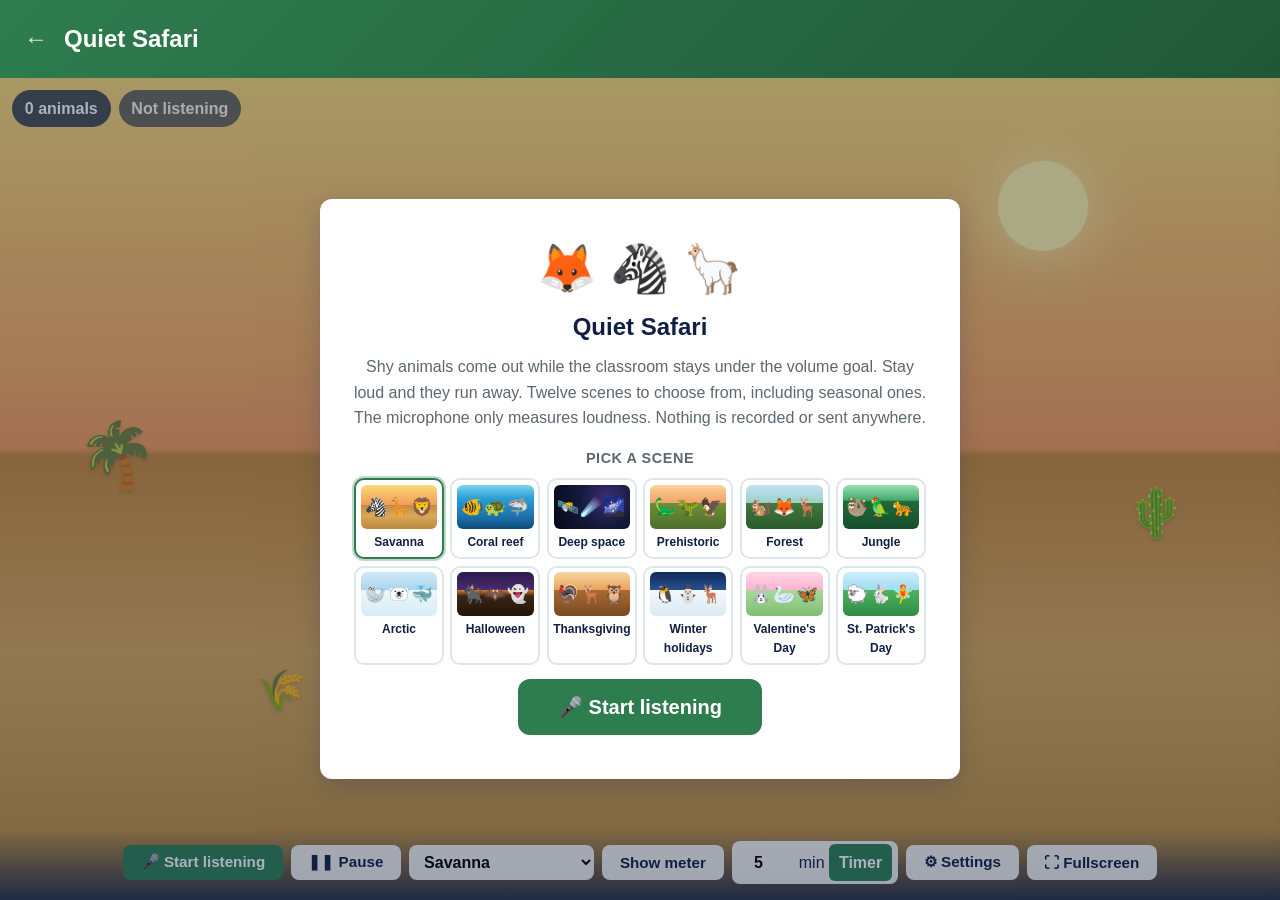
<file: tools/quiet-safari.html>
<!DOCTYPE html>
<html lang="en">
<head>
    <meta charset="UTF-8">
    <meta name="viewport" content="width=device-width, initial-scale=1.0">
    <title>Quiet Safari - W68 Teacher Tools</title>
    <link rel="stylesheet" href="../css/style.css">
    <style>
        :root { --tool-color: #2e7d4f; }
        html, body { height: 100%; }
        body { display: flex; flex-direction: column; overflow: hidden; }
        .tool-header { flex: none; }
        body.fullscreen .tool-header { display: none; }

        /* ---- Scene ---- */
        .stage {
            flex: 1;
            min-height: 0;
            position: relative;
            overflow: hidden;
            background: #cfd8dc;
            user-select: none;
        }
        .scene {
            position: absolute;
            inset: 0;
            transition: background 0.6s;
        }
        .scene .layer { position: absolute; left: 0; right: 0; pointer-events: none; }
        .deco {
            position: absolute;
            font-size: 3rem;
            pointer-events: none;
            line-height: 1;
            filter: drop-shadow(0 2px 2px rgba(0,0,0,0.15));
        }
        .sun { position: absolute; border-radius: 50%; pointer-events: none; }
        .star { position: absolute; width: 3px; height: 3px; border-radius: 50%; background: #fff; opacity: 0.8; animation: twinkle 3s ease-in-out infinite; }
        @keyframes twinkle { 0%, 100% { opacity: 0.3; } 50% { opacity: 1; } }

        .animal {
            position: absolute;
            line-height: 1;
            transform-origin: center bottom;
            animation: appear 0.7s cubic-bezier(.2,1.4,.4,1) both, wander var(--dur, 10s) ease-in-out var(--delay, 0s) infinite alternate;
            filter: drop-shadow(0 3px 3px rgba(0,0,0,0.25));
            will-change: transform;
        }
        .animal.flip { --face: -1; }
        .animal.flee {
            animation: flee 1.1s ease-in both;
        }
        @keyframes appear {
            from { transform: scaleX(var(--face, 1)) scale(0); opacity: 0; }
            to   { transform: scaleX(var(--face, 1)) scale(1); opacity: 1; }
        }
        @keyframes wander {
            from { translate: calc(var(--wx, 40px) * -1) 0; }
            to   { translate: var(--wx, 40px) 0; }
        }
        @keyframes flee {
            from { transform: scaleX(var(--face, 1)) scale(1); opacity: 1; translate: 0 0; }
            to   { transform: scaleX(var(--face, 1)) scale(0.6); opacity: 0; translate: calc(var(--face, 1) * 120vw) -10vh; }
        }
        .animal.paused { animation-play-state: paused; }

        .fog {
            position: absolute;
            inset: 0;
            opacity: 0;
            transition: opacity 1.2s;
            pointer-events: none;
            display: flex;
            align-items: center;
            justify-content: center;
        }
        .fog.on { opacity: 1; }
        .fog .shh {
            font-size: clamp(2.5rem, 9vw, 7rem);
            font-weight: 800;
            color: rgba(255,255,255,0.9);
            text-shadow: 0 2px 12px rgba(0,0,0,0.35);
            letter-spacing: 0.05em;
        }

        /* ---- Overlays on the scene ---- */
        .hud {
            position: absolute;
            top: 0.75rem;
            left: 0.75rem;
            display: flex;
            gap: 0.5rem;
            align-items: center;
            flex-wrap: wrap;
            z-index: 5;
        }
        .pill {
            background: rgba(15, 32, 68, 0.75);
            color: #fff;
            padding: 0.35rem 0.8rem;
            border-radius: 999px;
            font-weight: 700;
            font-size: 1rem;
            backdrop-filter: blur(4px);
        }
        .pill.muted { opacity: 0.8; font-weight: 600; }

        .meter-wrap {
            position: absolute;
            top: 0.25rem;
            left: 50%;
            transform: translateX(-50%);
            width: min(560px, 60vw);
            padding-top: 24px;   /* room for the "goal" tag above the bar */
            z-index: 5;
            opacity: 0;
            transition: opacity 0.3s;
            pointer-events: none;
        }
        .meter-wrap.visible { opacity: 1; pointer-events: auto; }
        .meter {
            position: relative;
            height: 26px;
            border-radius: 13px;
            background: rgba(15, 32, 68, 0.55);
            overflow: visible;
            cursor: ew-resize;
            backdrop-filter: blur(4px);
            touch-action: none;
        }
        .meter .fill {
            position: absolute;
            left: 0; top: 0; bottom: 0;
            width: 0%;
            border-radius: 13px;
            background: linear-gradient(90deg, #2ecc71, #f1c40f 60%, #e74c3c);
            transition: width 0.12s linear;
        }
        .meter .goal {
            position: absolute;
            top: -6px; bottom: -6px;
            width: 4px;
            margin-left: -2px;
            background: #fff;
            border-radius: 2px;
            box-shadow: 0 0 0 2px rgba(15,32,68,0.6);
        }
        .meter .goal::after {
            content: 'goal';
            position: absolute;
            top: -22px;
            left: 50%;
            transform: translateX(-50%);
            font-size: 0.7rem;
            font-weight: 700;
            color: #fff;
            background: rgba(15, 32, 68, 0.75);
            padding: 1px 6px;
            border-radius: 999px;
            line-height: 1.4;
        }
        .meter-presets {
            display: flex;
            gap: 0.35rem;
            justify-content: center;
            margin-top: 0.45rem;
        }
        .meter-presets button {
            border: none;
            background: rgba(15, 32, 68, 0.65);
            color: #fff;
            padding: 0.25rem 0.7rem;
            border-radius: 999px;
            font: inherit;
            font-size: 0.8rem;
            font-weight: 700;
            cursor: pointer;
        }
        .meter-presets button.active { background: #fff; color: var(--primary); }

        .timer-chip {
            position: absolute;
            top: 0.75rem;
            right: 0.75rem;
            z-index: 5;
            background: rgba(15, 32, 68, 0.8);
            color: #fff;
            padding: 0.5rem 1rem;
            border-radius: 12px;
            font-size: 2rem;
            font-weight: 800;
            font-variant-numeric: tabular-nums;
            display: none;
            backdrop-filter: blur(4px);
        }
        .timer-chip.visible { display: block; }
        .timer-chip.done { background: var(--accent); animation: pulse 1s ease-in-out 4; }

        .controls {
            position: absolute;
            left: 0; right: 0; bottom: 0;
            padding: 0.75rem 1rem 1rem;
            display: flex;
            gap: 0.5rem;
            flex-wrap: wrap;
            justify-content: center;
            align-items: center;
            background: linear-gradient(to top, rgba(15,32,68,0.85), rgba(15,32,68,0));
            z-index: 6;
            transition: opacity 0.4s, transform 0.4s;
        }
        .controls.hidden { opacity: 0; transform: translateY(20px); pointer-events: none; }
        .controls .btn { padding: 0.55rem 1.1rem; font-size: 0.95rem; }
        .controls .btn-secondary { background: rgba(255,255,255,0.9); }
        .controls select {
            padding: 0.5rem 0.7rem;
            border-radius: 8px;
            border: none;
            font: inherit;
            font-weight: 600;
            background: rgba(255,255,255,0.9);
        }
        .controls .timer-inputs { display: flex; align-items: center; gap: 0.3rem; background: rgba(255,255,255,0.9); border-radius: 8px; padding: 0.2rem 0.4rem; }
        .controls .timer-inputs input { width: 56px; border: none; font: inherit; font-weight: 600; text-align: center; background: transparent; }
        .controls .timer-inputs button { border: none; background: var(--tool-color); color: #fff; border-radius: 6px; padding: 0.35rem 0.6rem; font: inherit; font-weight: 700; cursor: pointer; }

        .start-card {
            position: absolute;
            inset: 0;
            display: flex;
            align-items: center;
            justify-content: center;
            z-index: 7;
            background: rgba(15, 32, 68, 0.35);
        }
        .start-card .card {
            background: #fff;
            border-radius: var(--radius);
            box-shadow: var(--shadow-hover);
            padding: 2rem;
            max-width: 520px;
            text-align: center;
            margin: 1rem;
        }
        .start-card h2 { margin-bottom: 0.5rem; }
        .start-card p { color: var(--text-light); margin-bottom: 1rem; }
        .start-card .btn-large { margin-top: 0.75rem; }
        .start-card .card { max-width: 640px; }
        .start-scenes-label { font-weight: 700; font-size: 0.9rem; color: var(--text-light); margin-bottom: 0.4rem; text-transform: uppercase; letter-spacing: 0.04em; }
        .start-scenes {
            display: grid;
            grid-template-columns: repeat(auto-fill, minmax(88px, 1fr));
            gap: 0.4rem;
            max-height: 38vh;
            overflow-y: auto;
            padding: 2px;
        }
        .start-scene {
            border: 2px solid #dfe6e9;
            border-radius: 10px;
            background: #fff;
            cursor: pointer;
            padding: 0.3rem;
            font: inherit;
            font-size: 0.75rem;
            font-weight: 700;
            color: var(--text);
            display: flex;
            flex-direction: column;
            align-items: center;
            gap: 0.25rem;
        }
        .start-scene .thumb {
            width: 100%;
            height: 44px;
            border-radius: 6px;
            display: flex;
            align-items: center;
            justify-content: center;
            font-size: 1.1rem;
            letter-spacing: 1px;
        }
        .start-scene.active { border-color: var(--tool-color); box-shadow: 0 0 0 2px color-mix(in srgb, var(--tool-color) 30%, transparent); }
        .scene-group { grid-column: 1 / -1; font-size: 0.8rem; font-weight: 700; color: var(--text-light); margin-top: 0.4rem; }
        .start-card .error { color: var(--accent); font-weight: 600; margin-top: 0.75rem; }

        /* ---- Settings drawer ---- */
        .drawer {
            position: absolute;
            top: 0; right: 0; bottom: 0;
            width: min(380px, 100%);
            background: #fff;
            box-shadow: -4px 0 20px rgba(0,0,0,0.2);
            z-index: 8;
            transform: translateX(105%);
            transition: transform 0.3s;
            display: flex;
            flex-direction: column;
        }
        .drawer.open { transform: translateX(0); }
        .drawer-head {
            padding: 1rem 1.25rem;
            border-bottom: 1px solid #eef1f4;
            display: flex;
            align-items: center;
            justify-content: space-between;
        }
        .drawer-head h2 { font-size: 1.1rem; }
        .drawer-body { flex: 1; overflow-y: auto; padding: 1.25rem; }
        .drawer-body h3 { font-size: 0.95rem; margin: 1.1rem 0 0.5rem; color: var(--text-light); text-transform: uppercase; letter-spacing: 0.04em; }
        .drawer-body h3:first-child { margin-top: 0; }
        .scene-grid { display: grid; grid-template-columns: repeat(2, 1fr); gap: 0.5rem; }
        .scene-btn {
            border: 2px solid #dfe6e9;
            border-radius: 10px;
            padding: 0.6rem;
            background: #fff;
            cursor: pointer;
            text-align: left;
            font: inherit;
            display: flex;
            align-items: center;
            gap: 0.5rem;
        }
        .scene-btn .sw { width: 28px; height: 28px; border-radius: 6px; flex-shrink: 0; }
        .scene-btn.active { border-color: var(--tool-color); background: #eef7f1; }
        .scene-btn .nm { font-weight: 700; font-size: 0.9rem; }
        .scene-btn .cnt { font-size: 0.75rem; color: var(--text-light); }
        .setting-row { display: flex; align-items: center; gap: 0.5rem; margin-bottom: 0.6rem; font-size: 0.95rem; }
        .setting-row label { flex: 1; font-weight: 600; }
        .setting-row select, .setting-row input[type="number"] {
            padding: 0.4rem 0.6rem;
            border: 2px solid #dfe6e9;
            border-radius: 6px;
            font: inherit;
            background: #fff;
        }
        .setting-row input[type="number"] { width: 70px; text-align: center; }
        .setting-row input[type="checkbox"] { width: 18px; height: 18px; accent-color: var(--tool-color); }
        .setting-row input[type="range"] { flex: 1; accent-color: var(--tool-color); }
        .hint { font-size: 0.85rem; color: var(--text-light); margin-top: 0.4rem; }
        .icon-btn {
            border: none;
            background: #ecf0f1;
            width: 34px; height: 34px;
            border-radius: 8px;
            cursor: pointer;
            font-size: 1rem;
        }
        .collection { display: flex; flex-wrap: wrap; gap: 0.35rem; }
        .collection span { background: #f0f2f5; border-radius: 8px; padding: 0.25rem 0.5rem; font-size: 1.1rem; }

        /* ---- Calibration ---- */
        .cal-card {
            position: absolute;
            inset: 0;
            z-index: 9;
            display: none;
            align-items: center;
            justify-content: center;
            background: rgba(15, 32, 68, 0.6);
        }
        .cal-card.open { display: flex; }
        .cal-card .card { background: #fff; border-radius: var(--radius); padding: 2rem; max-width: 460px; text-align: center; margin: 1rem; }
        .cal-card .big { font-size: 1.5rem; font-weight: 800; margin: 0.5rem 0; }
        .cal-card .bar { height: 12px; background: #eef1f4; border-radius: 6px; overflow: hidden; margin: 1rem 0; }
        .cal-card .bar div { height: 100%; width: 0; background: var(--tool-color); transition: width 0.2s linear; }

        @media (max-width: 600px) {
            .meter-wrap { width: 80vw; }
            .timer-chip { font-size: 1.4rem; }
            .hud .pill { font-size: 0.85rem; }
        }
    </style>
</head>
<body>
    <header class="tool-header">
        <a href="../index.html" class="back-link" aria-label="Back to tools">&#8592;</a>
        <h1>Quiet Safari</h1>
    </header>

    <div class="stage" id="stage">
        <div class="scene" id="scene"></div>
        <div class="fog" id="fog"><div class="shh" id="shh">Shhh&hellip;</div></div>

        <div class="hud">
            <span class="pill" id="countPill">0 animals</span>
            <span class="pill muted" id="statusPill">Not listening</span>
        </div>

        <div class="meter-wrap" id="meterWrap">
            <div class="meter" id="meter">
                <div class="fill" id="meterFill"></div>
                <div class="goal" id="goalLine"></div>
            </div>
            <div class="meter-presets" id="presets">
                <button data-goal="20" onclick="setGoal(20)">Silent</button>
                <button data-goal="40" onclick="setGoal(40)">Independent work</button>
                <button data-goal="60" onclick="setGoal(60)">Partner work</button>
            </div>
        </div>

        <div class="timer-chip" id="timerChip">5:00</div>

        <div class="controls" id="controls">
            <button class="btn btn-primary" id="listenBtn" onclick="toggleListening()">&#127908; Start listening</button>
            <button class="btn btn-secondary" id="pauseBtn" onclick="togglePause()" disabled>&#10074;&#10074; Pause</button>
            <select id="sceneSel" onchange="setScene(this.value)" aria-label="Scene"></select>
            <button class="btn btn-secondary" onclick="toggleMeter()" id="meterBtn">Show meter</button>
            <span class="timer-inputs" title="Optional countdown shown on the scene">
                <input type="number" id="timerMin" min="1" max="120" value="5" aria-label="Timer minutes"> min
                <button onclick="startTimer()" id="timerBtn">Timer</button>
            </span>
            <button class="btn btn-secondary" onclick="openDrawer()">&#9881; Settings</button>
            <button class="btn btn-secondary" onclick="toggleFullscreen()" id="fsBtn">&#9974; Fullscreen</button>
        </div>

        <div class="start-card" id="startCard">
            <div class="card">
                <div style="font-size:3rem;">&#129418; &#129427; &#129433;</div>
                <h2>Quiet Safari</h2>
                <p>Shy animals come out while the classroom stays under the volume goal. Stay loud and they run away. Twelve scenes to choose from, including seasonal ones. The microphone only measures loudness. Nothing is recorded or sent anywhere.</p>
                <div class="start-scenes-label">Pick a scene</div>
                <div class="start-scenes" id="startScenes"></div>
                <button class="btn btn-primary btn-large" onclick="toggleListening()">&#127908; Start listening</button>
                <div class="error" id="micError"></div>
            </div>
        </div>

        <aside class="drawer" id="drawer" aria-label="Settings">
            <div class="drawer-head">
                <h2>Settings</h2>
                <button class="icon-btn" onclick="closeDrawer()" aria-label="Close settings">&#10005;</button>
            </div>
            <div class="drawer-body">
                <h3>Scene</h3>
                <div class="scene-grid" id="sceneGrid"></div>
                <p class="hint">Each scene keeps its own animals, so switching scenes never loses any.</p>

                <h3>Volume goal</h3>
                <div class="setting-row">
                    <label for="goalRange">Goal (<span id="goalVal"></span>)</label>
                    <input type="range" id="goalRange" min="5" max="95" step="1" oninput="setGoal(parseInt(this.value, 10))">
                </div>
                <div class="setting-row">
                    <label>Calibrate for this room</label>
                    <button class="btn btn-secondary" style="padding:0.4rem 0.8rem;font-size:0.85rem;" onclick="startCalibration()">Calibrate</button>
                </div>
                <p class="hint" id="calHint">Optional: five seconds of silence, then five seconds of normal talking. The meter works on a default until then.</p>

                <h3>Animals</h3>
                <div class="setting-row">
                    <label for="rateSel">A new animal arrives about every</label>
                    <select id="rateSel" onchange="setRate(this.value)">
                        <option value="1">1 minute</option>
                        <option value="2">2 minutes</option>
                        <option value="3">3 minutes</option>
                        <option value="5">5 minutes</option>
                        <option value="8">8 minutes</option>
                        <option value="custom">Custom&hellip;</option>
                    </select>
                </div>
                <div class="setting-row" id="customRateRow" style="display:none">
                    <label for="rateCustom">Custom minutes</label>
                    <input type="number" id="rateCustom" min="0.5" max="60" step="0.5" onchange="setRate(this.value)">
                </div>
                <div class="setting-row">
                    <label for="loudSel">When it is too loud</label>
                    <select id="loudSel" onchange="setLoudMode(this.value)">
                        <option value="run">Animals run away</option>
                        <option value="pause">Just pause (nothing leaves)</option>
                    </select>
                </div>
                <p class="hint">Brief noises like a dropped book cost nothing. When the room stays over the goal, the scene clouds over. With "run away", one animal leaves right away, then a few more every five seconds until the room is quiet again. Quiet time toward the next animal is paused, never lost.</p>

                <h3>Microphone</h3>
                <div class="setting-row">
                    <label for="micSel">Input</label>
                    <select id="micSel" onchange="setMic(this.value)"><option value="">Default</option></select>
                </div>
                <div class="setting-row">
                    <label for="meterChk">Always show the meter on screen</label>
                    <input type="checkbox" id="meterChk" onchange="setShowMeter(this.checked)">
                </div>

                <h3>This scene's animals</h3>
                <div class="collection" id="collection"></div>
                <div class="btn-group" style="justify-content:flex-start;margin-top:0.75rem;">
                    <button class="btn btn-danger" style="padding:0.4rem 0.8rem;font-size:0.85rem;" onclick="resetScene()">Reset this scene</button>
                </div>
            </div>
        </aside>

        <div class="cal-card" id="calCard">
            <div class="card">
                <div class="big" id="calTitle">Stay silent</div>
                <p id="calText">Everyone quiet for five seconds&hellip;</p>
                <div class="bar"><div id="calBar"></div></div>
                <button class="btn btn-secondary" onclick="cancelCalibration()">Cancel</button>
            </div>
        </div>
    </div>

    <script src="../js/sounds.js"></script>
    <script>
        // ---------- Scenes ----------
        // NOTE: sounds.js owns a global named audioCtx; the microphone uses micCtx to avoid a clash.
        const SCENES = {
            savanna: {
                group: 'Nature', name: 'Savanna', swatch: '#e9b24a',
                bg: 'linear-gradient(#f9d976 0%, #f39c5a 45%, #c98a3a 46%, #d9a85a 70%, #b9893b 100%)',
                fog: 'rgba(214, 184, 130, 0.85)', zone: [0.55, 0.88], sun: { color: '#fff2a8', x: 78, y: 10, size: 90 },
                deco: [['\u{1F334}', 6, 42, 4], ['\u{1F335}', 88, 50, 3], ['\u{1FAA8}', 40, 60, 2.2], ['\u{1F33E}', 20, 72, 2.5], ['\u{1F33E}', 65, 80, 2.5]],
                animals: [{ emoji: '\u{1F993}', name: 'Zebra', tier: 'common' }, { emoji: '\u{1F992}', name: 'Giraffe', tier: 'uncommon' }, { emoji: '\u{1F981}', name: 'Lion', tier: 'rare' }]
            },
            reef: {
                group: 'Nature', name: 'Coral reef', swatch: '#1f8fb4',
                bg: 'linear-gradient(#7fd3f0 0%, #2a9fd6 30%, #1b6fa8 75%, #0f4a7a 100%)',
                fog: 'rgba(60, 110, 100, 0.85)', zone: [0.2, 0.88],
                deco: [['\u{1FAB8}', 10, 82, 3.5], ['\u{1FAB8}', 80, 84, 3], ['\u{1F33F}', 45, 86, 2.5], ['\u{1F41A}', 28, 90, 1.6], ['\u{1FAB8}', 60, 88, 2.4]],
                animals: [{ emoji: '\u{1F420}', name: 'Fish', tier: 'common' }, { emoji: '\u{1F422}', name: 'Turtle', tier: 'uncommon' }, { emoji: '\u{1F988}', name: 'Shark', tier: 'rare' }]
            },
            space: {
                group: 'Nature', name: 'Deep space', swatch: '#2b2d6e',
                bg: 'radial-gradient(circle at 70% 30%, #3d2e7a 0%, #141a3b 45%, #060915 100%)',
                fog: 'rgba(90, 90, 110, 0.8)', zone: [0.1, 0.85], stars: 70,
                deco: [['\u{1F30D}', 12, 70, 4], ['\u{1F319}', 85, 15, 3]],
                animals: [{ emoji: '\u{1F6F0}️', name: 'Satellite', tier: 'common' }, { emoji: '☄️', name: 'Comet', tier: 'uncommon' }, { emoji: '\u{1F30C}', name: 'Galaxy', tier: 'rare' }]
            },
            prehistoric: {
                group: 'Nature', name: 'Prehistoric', swatch: '#6a8f3c',
                bg: 'linear-gradient(#ffd19a 0%, #f0a36a 40%, #6f8f3b 41%, #4d6e2a 100%)',
                fog: 'rgba(120, 100, 70, 0.85)', zone: [0.5, 0.88], sun: { color: '#ffb36b', x: 20, y: 12, size: 80 },
                deco: [['\u{1F30B}', 75, 28, 5], ['\u{1F334}', 10, 48, 3.5], ['\u{1F33F}', 50, 70, 2.5], ['\u{1FAA8}', 88, 80, 2.2]],
                animals: [{ emoji: '\u{1F995}', name: 'Sauropod', tier: 'common' }, { emoji: '\u{1F996}', name: 'T. rex', tier: 'uncommon' }, { emoji: '\u{1F985}', name: 'Raptor', tier: 'rare' }]
            },
            forest: {
                group: 'Nature', name: 'Forest', swatch: '#2f7a3e',
                bg: 'linear-gradient(#bfe3f5 0%, #9fd0c8 40%, #3f7a3e 41%, #2b5a2c 100%)',
                fog: 'rgba(225, 232, 235, 0.85)', zone: [0.55, 0.88],
                deco: [['\u{1F332}', 5, 36, 5], ['\u{1F333}', 30, 32, 5], ['\u{1F332}', 60, 38, 4.5], ['\u{1F333}', 85, 34, 5], ['\u{1F344}', 45, 84, 1.8], ['\u{1FAB5}', 70, 86, 2.2]],
                animals: [{ emoji: '\u{1F43F}️', name: 'Squirrel', tier: 'common' }, { emoji: '\u{1F98A}', name: 'Fox', tier: 'uncommon' }, { emoji: '\u{1F98C}', name: 'Deer', tier: 'rare' }]
            },
            jungle: {
                group: 'Nature', name: 'Jungle', swatch: '#1f8a4c',
                bg: 'linear-gradient(#9be0b2 0%, #3faa6a 35%, #1f6b3c 36%, #164d2b 100%)',
                fog: 'rgba(120, 170, 130, 0.85)', zone: [0.5, 0.88],
                deco: [['\u{1F334}', 8, 30, 5.5], ['\u{1F33F}', 25, 70, 3], ['\u{1F334}', 80, 28, 5], ['\u{1F33A}', 55, 78, 2.2], ['\u{1F33F}', 90, 72, 3]],
                animals: [{ emoji: '\u{1F9A5}', name: 'Sloth', tier: 'common' }, { emoji: '\u{1F99C}', name: 'Toucan', tier: 'uncommon' }, { emoji: '\u{1F406}', name: 'Jaguar', tier: 'rare' }]
            },
            arctic: {
                group: 'Nature', name: 'Arctic', swatch: '#9fd3ea',
                bg: 'linear-gradient(#cfe9f7 0%, #a9d6ee 40%, #eef7fb 41%, #d6ecf6 100%)',
                fog: 'rgba(240, 246, 250, 0.9)', zone: [0.5, 0.88], sun: { color: '#fff7d6', x: 15, y: 10, size: 60 },
                deco: [['\u{1F9CA}', 20, 52, 4], ['\u{1F9CA}', 70, 58, 3.5], ['⛰️', 45, 30, 5], ['\u{1F9CA}', 90, 78, 2.5]],
                animals: [{ emoji: '\u{1F9AD}', name: 'Seal', tier: 'common' }, { emoji: '\u{1F43B}‍❄️', name: 'Polar bear', tier: 'uncommon' }, { emoji: '\u{1F433}', name: 'Whale', tier: 'rare' }]
            },
            halloween: {
                group: 'Seasons & holidays', name: 'Halloween', swatch: '#6a2c91',
                bg: 'linear-gradient(#2b1a4a 0%, #4a2a6e 40%, #d9772b 41%, #3a2416 55%, #241509 100%)',
                fog: 'rgba(110, 70, 140, 0.85)', zone: [0.52, 0.88], stars: 40, sun: { color: '#fff3c4', x: 72, y: 8, size: 80 },
                deco: [['\u{1F383}', 10, 76, 3.5], ['\u{1F383}', 82, 82, 3], ['\u{1FAA6}', 30, 70, 3], ['\u{1F3DA}\uFE0F', 55, 36, 5], ['\u{1F578}\uFE0F', 92, 20, 3], ['\u{1F342}', 45, 86, 2.2]],
                animals: [{ emoji: '\u{1F408}\u200D\u2B1B', name: 'Black cat', tier: 'common' }, { emoji: '\u{1F987}', name: 'Bat', tier: 'uncommon' }, { emoji: '\u{1F47B}', name: 'Friendly ghost', tier: 'rare' }]
            },
            thanksgiving: {
                group: 'Seasons & holidays', name: 'Thanksgiving', swatch: '#c0662b',
                bg: 'linear-gradient(#f7d7a3 0%, #e9a35b 40%, #a86b32 41%, #7a4a22 100%)',
                fog: 'rgba(190, 130, 70, 0.85)', zone: [0.52, 0.88], sun: { color: '#ffe8b0', x: 20, y: 10, size: 80 },
                deco: [['\u{1F3E1}', 80, 30, 5], ['\u{1F33D}', 12, 60, 3], ['\u{1F33D}', 20, 66, 3], ['\u{1F383}', 55, 80, 3], ['\u{1F341}', 40, 50, 2.5], ['\u{1F342}', 70, 60, 2.5], ['\u{1F33E}', 90, 76, 2.5]],
                animals: [{ emoji: '\u{1F983}', name: 'Turkey', tier: 'common' }, { emoji: '\u{1F98C}', name: 'Deer', tier: 'uncommon' }, { emoji: '\u{1F989}', name: 'Owl', tier: 'rare' }]
            },
            holidays: {
                group: 'Seasons & holidays', name: 'Winter holidays', swatch: '#1f5fa8',
                bg: 'linear-gradient(#0f2a55 0%, #27508f 40%, #f4f8fb 41%, #dbe8f2 100%)',
                fog: 'rgba(240, 246, 250, 0.9)', zone: [0.52, 0.88], stars: 60,
                deco: [['\u{1F384}', 10, 40, 6], ['\u{1F384}', 85, 46, 5], ['\u{1F3E0}', 50, 36, 5], ['\u{1F381}', 30, 82, 2.5], ['\u{1F381}', 70, 86, 2.2], ['\u2744\uFE0F', 25, 15, 2], ['\u2744\uFE0F', 60, 22, 1.6]],
                animals: [{ emoji: '\u{1F427}', name: 'Penguin', tier: 'common' }, { emoji: '\u26C4', name: 'Snowman', tier: 'uncommon' }, { emoji: '\u{1F98C}', name: 'Reindeer', tier: 'rare' }]
            },
            valentines: {
                group: 'Seasons & holidays', name: "Valentine's Day", swatch: '#e0527a',
                bg: 'linear-gradient(#ffd6e7 0%, #ffb3cf 40%, #a7d99b 41%, #7fbf72 100%)',
                fog: 'rgba(240, 170, 200, 0.85)', zone: [0.52, 0.88], sun: { color: '#fff0c8', x: 80, y: 10, size: 70 },
                deco: [['\u{1F339}', 10, 70, 3], ['\u{1F337}', 88, 74, 3], ['\u{1F495}', 30, 20, 2.5], ['\u{1F497}', 60, 28, 2.2], ['\u{1F48C}', 50, 84, 2.2], ['\u{1F338}', 72, 60, 2.5]],
                animals: [{ emoji: '\u{1F430}', name: 'Bunny', tier: 'common' }, { emoji: '\u{1F9A2}', name: 'Swan', tier: 'uncommon' }, { emoji: '\u{1F98B}', name: 'Butterfly', tier: 'rare' }]
            },
            stpatricks: {
                group: 'Seasons & holidays', name: "St. Patrick's Day", swatch: '#2a9d4f',
                bg: 'linear-gradient(#cfeefc 0%, #9fdcf4 40%, #4fb360 41%, #2e8b44 100%)',
                fog: 'rgba(120, 190, 130, 0.85)', zone: [0.52, 0.88],
                deco: [['\u{1F308}', 65, 12, 6], ['\u{1F3F0}', 12, 30, 5], ['\u2618\uFE0F', 25, 72, 2.5], ['\u{1F340}', 50, 80, 2.5], ['\u2618\uFE0F', 80, 70, 2.5], ['\u{1FA99}', 88, 84, 2.2]],
                animals: [{ emoji: '\u{1F411}', name: 'Sheep', tier: 'common' }, { emoji: '\u{1F407}', name: 'Hare', tier: 'uncommon' }, { emoji: '\u{1F9DA}', name: 'Fairy', tier: 'rare' }]
            }
        };
        const TIER_WEIGHTS = { common: 60, uncommon: 30, rare: 10 };

        // Noise-bucket constants (slow in, fast out)
        const TOO_LOUD_AFTER_S = 6;
        const FASTEST_TOO_LOUD_MS = 1000;
        const EXCESS_SCALE = 12;
        const DRAIN_PER_S = 1;
        const MAX_STEP_MS = 250;
        const LEAVE_TOO_LOUD_MS = 3000;
        const LOOKBACK_MS = 15000;
        // Arrival constants
        const TEASER_MIN_MS = 10000, TEASER_MAX_MS = 20000, ARRIVAL_JITTER = 0.2;
        // Run-away constants
        const FLEE_EVERY_MS = 5000, FLEE_FRACTION = 0.2;

        const STORAGE_KEY = 'w68-quiet-safari';

        // ---------- State ----------
        let settings = {
            scene: 'savanna', goal: 40, rateMin: 3, loudMode: 'run', showMeter: false, micId: '',
            cal: null,                       // { silent: dB, talk: dB }
            present: {}                      // scene -> [{ slug, x, y, flip }]
        };
        let listening = false, paused = false;
        let micCtx = null, analyser = null, micStream = null, sampleBuf = null;
        let level = 0, smoothLevel = 0;
        let loud = { tooLoud: false, bucket: 0, samples: [], lastT: null, changedAt: 0 };
        let clock = { bankedMs: 0, targetMs: 0, teaser: true, intervalMs: 0 };
        let lastFrame = null;
        let fleeTimer = null;
        let ignoreUntil = 0;                 // skip judging noise right after our own chime
        let hideTimer = null;
        let countdown = null;                // { endAt, timerId }
        let cal = null;

        function sceneDef() { return SCENES[settings.scene] || SCENES.savanna; }
        function presentList() {
            if (!settings.present[settings.scene]) settings.present[settings.scene] = [];
            return settings.present[settings.scene];
        }

        function save() {
            try { localStorage.setItem(STORAGE_KEY, JSON.stringify(settings)); } catch (e) {}
        }
        function load() {
            try {
                const raw = localStorage.getItem(STORAGE_KEY);
                if (!raw) return;
                const d = JSON.parse(raw);
                if (SCENES[d.scene]) settings.scene = d.scene;
                if (isFinite(d.goal)) settings.goal = Math.min(95, Math.max(5, Math.round(d.goal)));
                if (isFinite(d.rateMin) && d.rateMin > 0) settings.rateMin = Math.min(60, d.rateMin);
                if (d.loudMode === 'pause' || d.loudMode === 'run') settings.loudMode = d.loudMode;
                settings.showMeter = !!d.showMeter;
                if (typeof d.micId === 'string') settings.micId = d.micId;
                if (d.cal && isFinite(d.cal.silent) && isFinite(d.cal.talk) && d.cal.talk > d.cal.silent) settings.cal = { silent: d.cal.silent, talk: d.cal.talk };
                if (d.present && typeof d.present === 'object') {
                    Object.keys(d.present).forEach(k => {
                        if (!SCENES[k] || !Array.isArray(d.present[k])) return;
                        settings.present[k] = d.present[k].filter(a => a && SCENES[k].animals.some(x => x.name === a.slug))
                            .map(a => ({ slug: a.slug, x: +a.x || 50, y: +a.y || 70, flip: !!a.flip }));
                    });
                }
            } catch (e) {}
        }

        // ---------- Scene rendering ----------
        function buildScene() {
            const s = sceneDef();
            const el = document.getElementById('scene');
            el.style.background = s.bg;
            let html = '';
            if (s.sun) html += `<div class="sun" style="left:${s.sun.x}%;top:${s.sun.y}%;width:${s.sun.size}px;height:${s.sun.size}px;background:${s.sun.color};box-shadow:0 0 60px ${s.sun.color}"></div>`;
            if (s.stars) {
                for (let i = 0; i < s.stars; i++) {
                    const skyTop = s.zone[0] * 100 - 14;   // keep stars in the sky, off the ground
                    html += `<div class="star" style="left:${Math.random() * 100}%;top:${Math.random() * skyTop}%;animation-delay:${(Math.random() * 3).toFixed(2)}s"></div>`;
                }
            }
            (s.deco || []).forEach(d => {
                html += `<div class="deco" style="left:${d[1]}%;top:${d[2]}%;font-size:${d[3]}rem">${d[0]}</div>`;
            });
            el.innerHTML = html;
            document.getElementById('fog').style.background = s.fog;
            presentList().forEach(a => placeAnimal(a, false));
            updateCount();
        }

        function animalDef(slug) {
            return sceneDef().animals.find(a => a.name === slug);
        }

        function placeAnimal(a, fresh) {
            const def = animalDef(a.slug);
            if (!def) return;
            const el = document.createElement('div');
            el.className = 'animal' + (a.flip ? ' flip' : '') + (paused ? ' paused' : '');
            el.dataset.slug = a.slug;
            const depth = (a.y - sceneDef().zone[0] * 100) / ((sceneDef().zone[1] - sceneDef().zone[0]) * 100); // 0 far .. 1 near
            const size = 2.4 + depth * 2.6;
            el.style.left = a.x + '%';
            el.style.top = a.y + '%';
            el.style.fontSize = size + 'rem';
            el.style.setProperty('--dur', (7 + Math.random() * 8).toFixed(1) + 's');
            el.style.setProperty('--delay', fresh ? '0s' : (-Math.random() * 8).toFixed(1) + 's');
            el.style.setProperty('--wx', Math.round(20 + Math.random() * 50) + 'px');
            el.style.zIndex = Math.round(a.y);
            el.textContent = def.emoji;
            el.title = def.name;
            document.getElementById('scene').appendChild(el);
        }

        function rollAnimal() {
            const present = presentList().map(a => a.slug);
            const eligible = sceneDef().animals.filter(a => a.tier !== 'rare' || !present.includes(a.name));
            if (!eligible.length) return null;
            const tiers = ['common', 'uncommon', 'rare'].filter(t => eligible.some(a => a.tier === t));
            const total = tiers.reduce((s, t) => s + TIER_WEIGHTS[t], 0);
            let r = Math.random() * total;
            let tier = tiers[tiers.length - 1];
            for (const t of tiers) { r -= TIER_WEIGHTS[t]; if (r < 0) { tier = t; break; } }
            const pool = eligible.filter(a => a.tier === tier);
            return pool[Math.floor(Math.random() * pool.length)] || pool[0];
        }

        function arrive() {
            const def = rollAnimal();
            if (!def) return;
            const z = sceneDef().zone;
            const a = {
                slug: def.name,
                x: Math.round(6 + Math.random() * 84),
                y: Math.round((z[0] + Math.random() * (z[1] - z[0])) * 100),
                flip: Math.random() < 0.5
            };
            presentList().push(a);
            placeAnimal(a, true);
            save();
            updateCount();
            try { playTone(880, 0.12, 'sine', 0.08); setTimeout(() => playTone(1175, 0.18, 'sine', 0.08), 120); } catch (e) {}
            ignoreUntil = performance.now() + 800;
        }

        function fleeSome(count) {
            const list = presentList();
            if (!list.length) return;
            const els = Array.from(document.querySelectorAll('.animal:not(.flee)'));
            for (let i = 0; i < count && els.length; i++) {
                const el = els.splice(Math.floor(Math.random() * els.length), 1)[0];
                el.classList.add('flee');
                // Remove one matching record (last added with this slug)
                const idx = list.map(a => a.slug).lastIndexOf(el.dataset.slug);
                if (idx >= 0) list.splice(idx, 1);
                setTimeout(() => el.remove(), 1200);
            }
            save();
            updateCount();
        }

        function updateCount() {
            const n = presentList().length;
            document.getElementById('countPill').textContent = n + (n === 1 ? ' animal' : ' animals');
            renderCollection();
            renderSceneGrid();
        }

        function renderCollection() {
            const col = document.getElementById('collection');
            const list = presentList();
            if (!list.length) { col.innerHTML = '<span style="font-size:0.85rem;color:var(--text-light);background:none;">None yet. Quiet work brings them out.</span>'; return; }
            const counts = {};
            list.forEach(a => { counts[a.slug] = (counts[a.slug] || 0) + 1; });
            col.innerHTML = Object.keys(counts).map(slug => {
                const d = animalDef(slug);
                return `<span title="${d.name}">${d.emoji} &times;${counts[slug]}</span>`;
            }).join('');
        }

        function renderSceneGrid() {
            const grid = document.getElementById('sceneGrid');
            const btn = k => {
                const s = SCENES[k];
                const n = (settings.present[k] || []).length;
                return `<button class="scene-btn ${k === settings.scene ? 'active' : ''}" onclick="setScene('${k}')">
                    <span class="sw" style="background:${s.swatch}"></span>
                    <span><div class="nm">${s.name}</div><div class="cnt">${n} animal${n === 1 ? '' : 's'}</div></span>
                </button>`;
            };
            const groups = [];
            Object.keys(SCENES).forEach(k => { if (!groups.includes(SCENES[k].group)) groups.push(SCENES[k].group); });
            grid.innerHTML = groups.map(g => `<div class="scene-group">${g}</div>` + Object.keys(SCENES).filter(k => SCENES[k].group === g).map(btn).join('')).join('');
            const sel = document.getElementById('sceneSel');
            sel.innerHTML = groups.map(g => `<optgroup label="${g}">` + Object.keys(SCENES).filter(k => SCENES[k].group === g)
                .map(k => `<option value="${k}" ${k === settings.scene ? 'selected' : ''}>${SCENES[k].name}</option>`).join('') + '</optgroup>').join('');
            renderStartScenes();
        }

        function renderStartScenes() {
            const el = document.getElementById('startScenes');
            if (!el) return;
            el.innerHTML = Object.keys(SCENES).map(k => {
                const s = SCENES[k];
                const sample = s.animals.map(a => a.emoji).join('');
                return `<button class="start-scene ${k === settings.scene ? 'active' : ''}" onclick="setScene('${k}')" title="${s.name}">
                    <span class="thumb" style="background:${s.bg}">${sample}</span><span>${s.name}</span></button>`;
            }).join('');
        }

        function setScene(key) {
            if (!SCENES[key]) return;
            settings.scene = key;
            save();
            buildScene();
            resetClock(true);
        }

        function resetScene() {
            if (!confirm('Send all the animals in this scene home and start again?')) return;
            settings.present[settings.scene] = [];
            save();
            buildScene();
            resetClock(true);
        }

        // ---------- Microphone & level ----------
        function dbToLevel(db) {
            let lo = -62, hi = -12;         // default mapping: quiet room ~30, normal talking ~70
            if (settings.cal) {
                const span = Math.max(6, settings.cal.talk - settings.cal.silent);
                // silence -> 10, normal talking -> 65
                return Math.max(0, Math.min(100, 10 + (db - settings.cal.silent) / span * 55));
            }
            return Math.max(0, Math.min(100, (db - lo) / (hi - lo) * 100));
        }

        async function startMic() {
            const AC = window.AudioContext || window.webkitAudioContext;
            if (!navigator.mediaDevices || !navigator.mediaDevices.getUserMedia || !AC) {
                throw new Error('This browser cannot use the microphone.');
            }
            const constraints = { audio: settings.micId ? { deviceId: { exact: settings.micId }, echoCancellation: false, noiseSuppression: false, autoGainControl: false } : { echoCancellation: false, noiseSuppression: false, autoGainControl: false } };
            micStream = await navigator.mediaDevices.getUserMedia(constraints);
            micCtx = new AC();
            await micCtx.resume();
            const src = micCtx.createMediaStreamSource(micStream);
            analyser = micCtx.createAnalyser();
            analyser.fftSize = 2048;
            analyser.smoothingTimeConstant = 0.3;
            src.connect(analyser);
            sampleBuf = new Float32Array(analyser.fftSize);
            listMics();
        }

        function stopMic() {
            if (micStream) micStream.getTracks().forEach(t => t.stop());
            if (micCtx) { try { micCtx.close(); } catch (e) {} }
            micStream = null; micCtx = null; analyser = null;
        }

        async function listMics() {
            try {
                const devs = await navigator.mediaDevices.enumerateDevices();
                const mics = devs.filter(d => d.kind === 'audioinput');
                const sel = document.getElementById('micSel');
                sel.innerHTML = '<option value="">Default</option>' + mics.map((m, i) => `<option value="${m.deviceId}" ${m.deviceId === settings.micId ? 'selected' : ''}>${m.label || ('Microphone ' + (i + 1))}</option>`).join('');
            } catch (e) {}
        }

        function readLevel() {
            if (!analyser) return 0;
            analyser.getFloatTimeDomainData(sampleBuf);
            let sum = 0;
            for (let i = 0; i < sampleBuf.length; i++) sum += sampleBuf[i] * sampleBuf[i];
            const rms = Math.sqrt(sum / sampleBuf.length);
            const db = 20 * Math.log10(Math.max(rms, 1e-6));
            return { db, level: dbToLevel(db) };
        }

        // ---------- Loud state (bucket) ----------
        function addSample(lv, t) {
            const goal = settings.goal;
            if (loud.lastT !== null) {
                const dt = Math.min(MAX_STEP_MS, Math.max(0, t - loud.lastT)) / 1000;
                const excess = lv - goal;
                if (excess > 0) {
                    const rate = Math.min(TOO_LOUD_AFTER_S / (FASTEST_TOO_LOUD_MS / 1000), 1 + Math.pow(excess / EXCESS_SCALE, 2));
                    loud.bucket += rate * dt;
                } else {
                    loud.bucket = Math.max(0, loud.bucket - DRAIN_PER_S * dt);
                }
            }
            loud.lastT = t;
            loud.samples.push({ t, lv });
            while (loud.samples.length && loud.samples[0].t < t - LOOKBACK_MS) loud.samples.shift();

            if (!loud.tooLoud) {
                if (loud.bucket >= TOO_LOUD_AFTER_S) { loud.tooLoud = true; loud.changedAt = t; onTooLoud(); }
            } else {
                // Leave after three quiet seconds, judged by the mean, using only samples since the change.
                if (t - loud.changedAt >= LEAVE_TOO_LOUD_MS) {
                    const win = loud.samples.filter(s => s.t >= t - LEAVE_TOO_LOUD_MS && s.t >= loud.changedAt);
                    const mean = win.reduce((a, s) => a + s.lv, 0) / Math.max(1, win.length);
                    if (win.length && mean <= goal) { loud.tooLoud = false; loud.changedAt = t; loud.bucket = 0; onQuietAgain(); }
                }
            }
        }

        function onTooLoud() {
            document.getElementById('fog').classList.add('on');
            document.getElementById('statusPill').textContent = 'Too loud';
            if (settings.loudMode === 'run') {
                fleeSome(1);
                fleeTimer = setInterval(() => {
                    const n = presentList().length;
                    if (n > 0) fleeSome(Math.max(1, Math.ceil(n * FLEE_FRACTION)));
                }, FLEE_EVERY_MS);
            }
        }

        function onQuietAgain() {
            document.getElementById('fog').classList.remove('on');
            document.getElementById('statusPill').textContent = 'Quiet';
            if (fleeTimer) { clearInterval(fleeTimer); fleeTimer = null; }
        }

        // ---------- Arrival clock ----------
        function intervalMs() { return settings.rateMin * 60000; }
        function nextTarget() { return intervalMs() * (1 - ARRIVAL_JITTER + Math.random() * 2 * ARRIVAL_JITTER); }
        function resetClock(teaser) {
            clock = { bankedMs: 0, teaser: !!teaser, intervalMs: intervalMs(), targetMs: teaser ? TEASER_MIN_MS + Math.random() * (TEASER_MAX_MS - TEASER_MIN_MS) : nextTarget() };
        }
        function advanceClock(deltaMs, isQuiet) {
            if (clock.intervalMs !== intervalMs()) {
                if (!clock.teaser) clock.targetMs = clock.targetMs * (intervalMs() / clock.intervalMs);
                clock.intervalMs = intervalMs();
            }
            if (!isQuiet) return;
            clock.bankedMs += deltaMs;
            if (clock.bankedMs >= clock.targetMs) {
                clock.bankedMs -= clock.targetMs;
                clock.teaser = false;
                clock.targetMs = nextTarget();
                arrive();
            }
        }

        // ---------- Main loop ----------
        function frame(now) {
            if (!listening) return;
            requestAnimationFrame(frame);
            const r = readLevel();
            level = r.level;
            smoothLevel += (level - smoothLevel) * (level > smoothLevel ? 0.5 : 0.15);
            document.getElementById('meterFill').style.width = smoothLevel.toFixed(1) + '%';

            if (cal) { calStep(now, r.db); return; }
            const delta = lastFrame === null ? 0 : Math.min(MAX_STEP_MS, now - lastFrame);
            lastFrame = now;
            if (paused) return;
            if (now < ignoreUntil) return;
            addSample(level, now);
            advanceClock(delta, !loud.tooLoud);
        }

        async function toggleListening() {
            if (listening) {
                listening = false;
                stopMic();
                if (fleeTimer) { clearInterval(fleeTimer); fleeTimer = null; }
                document.getElementById('fog').classList.remove('on');
                document.getElementById('listenBtn').innerHTML = '&#127908; Start listening';
                document.getElementById('pauseBtn').disabled = true;
                document.getElementById('statusPill').textContent = 'Not listening';
                document.getElementById('startCard').style.display = '';
                document.getElementById('meterFill').style.width = '0%';
                showMeter(settings.showMeter);
                return;
            }
            document.getElementById('micError').textContent = '';
            try {
                await startMic();
            } catch (e) {
                document.getElementById('micError').textContent = 'Microphone access is needed. Allow the microphone in the browser bar and try again. (' + (e.message || e.name) + ')';
                return;
            }
            listening = true;
            paused = false;
            lastFrame = null;
            loud = { tooLoud: false, bucket: 0, samples: [], lastT: null, changedAt: 0 };
            resetClock(true);
            document.getElementById('startCard').style.display = 'none';
            document.getElementById('listenBtn').innerHTML = '&#9632; Stop';
            document.getElementById('pauseBtn').disabled = false;
            document.getElementById('statusPill').textContent = 'Quiet';
            showMeter(true);
            scheduleHide();
            requestAnimationFrame(frame);
        }

        function togglePause() {
            paused = !paused;
            document.getElementById('pauseBtn').innerHTML = paused ? '&#9654; Resume' : '&#10074;&#10074; Pause';
            document.getElementById('statusPill').textContent = paused ? 'Paused' : (loud.tooLoud ? 'Too loud' : 'Quiet');
            document.querySelectorAll('.animal').forEach(el => el.classList.toggle('paused', paused));
            if (paused && fleeTimer) { clearInterval(fleeTimer); fleeTimer = null; }
            if (!paused) { lastFrame = null; if (loud.tooLoud && settings.loudMode === 'run' && !fleeTimer) onTooLoud(); }
        }

        // ---------- Settings ----------
        function setGoal(g) {
            settings.goal = Math.min(95, Math.max(5, Math.round(g)));
            save();
            renderGoal();
        }
        function renderGoal() {
            document.getElementById('goalLine').style.left = settings.goal + '%';
            document.getElementById('goalRange').value = settings.goal;
            document.getElementById('goalVal').textContent = settings.goal;
            document.querySelectorAll('#presets button').forEach(b => b.classList.toggle('active', parseInt(b.dataset.goal, 10) === settings.goal));
        }
        function setRate(v) {
            if (v === 'custom') {
                document.getElementById('customRateRow').style.display = 'flex';
                document.getElementById('rateCustom').value = settings.rateMin;
                return;
            }
            const n = parseFloat(v);
            if (!isFinite(n) || n <= 0) return;
            settings.rateMin = Math.min(60, Math.max(0.5, n));
            save();
            renderRate();
        }
        function renderRate() {
            const sel = document.getElementById('rateSel');
            const preset = ['1', '2', '3', '5', '8'].includes(String(settings.rateMin));
            sel.value = preset ? String(settings.rateMin) : 'custom';
            document.getElementById('customRateRow').style.display = preset ? 'none' : 'flex';
            document.getElementById('rateCustom').value = settings.rateMin;
        }
        function setLoudMode(v) {
            settings.loudMode = v;
            save();
            if (v === 'pause' && fleeTimer) { clearInterval(fleeTimer); fleeTimer = null; }
            if (v === 'run' && loud.tooLoud && listening && !paused && !fleeTimer) onTooLoud();
        }
        function setMic(id) {
            settings.micId = id;
            save();
            if (listening) { stopMic(); startMic().catch(() => {}); }
        }
        function setShowMeter(on) {
            settings.showMeter = on;
            save();
            showMeter(on || listening);
        }
        function showMeter(on) {
            document.getElementById('meterWrap').classList.toggle('visible', on);
            document.getElementById('meterBtn').textContent = settings.showMeter ? 'Hide meter' : 'Show meter';
        }
        function toggleMeter() { setShowMeter(!settings.showMeter); document.getElementById('meterChk').checked = settings.showMeter; }

        // Drag the goal line on the meter
        (function () {
            const meter = document.getElementById('meter');
            let dragging = false;
            const setFromEvent = (e) => {
                const r = meter.getBoundingClientRect();
                const x = (e.clientX - r.left) / r.width * 100;
                setGoal(x);
            };
            meter.addEventListener('pointerdown', e => { dragging = true; meter.setPointerCapture(e.pointerId); setFromEvent(e); });
            meter.addEventListener('pointermove', e => { if (dragging) setFromEvent(e); });
            meter.addEventListener('pointerup', () => { dragging = false; });
            meter.addEventListener('pointercancel', () => { dragging = false; });
        })();

        function openDrawer() { document.getElementById('drawer').classList.add('open'); renderCollection(); renderSceneGrid(); }
        function closeDrawer() { document.getElementById('drawer').classList.remove('open'); }

        // ---------- Calibration ----------
        function startCalibration() {
            if (!listening) { alert('Press "Start listening" first, then calibrate.'); return; }
            closeDrawer();
            cal = { phase: 'silent', start: performance.now(), sum: 0, n: 0, silent: null };
            document.getElementById('calCard').classList.add('open');
            document.getElementById('calTitle').textContent = 'Stay silent';
            document.getElementById('calText').textContent = 'Everyone quiet for five seconds…';
            document.getElementById('calBar').style.width = '0%';
        }
        function calStep(now, db) {
            const elapsed = now - cal.start;
            document.getElementById('calBar').style.width = Math.min(100, elapsed / 50) + '%';
            if (elapsed > 500) { cal.sum += db; cal.n++; }
            if (elapsed >= 5000) {
                const mean = cal.sum / Math.max(1, cal.n);
                if (cal.phase === 'silent') {
                    cal = { phase: 'talk', start: now, sum: 0, n: 0, silent: mean };
                    document.getElementById('calTitle').textContent = 'Now talk normally';
                    document.getElementById('calText').textContent = 'Everyone talk at a normal classroom volume for five seconds…';
                    document.getElementById('calBar').style.width = '0%';
                    try { playTick(); } catch (e) {}
                } else {
                    const silent = cal.silent, talk = mean;
                    cal = null;
                    document.getElementById('calCard').classList.remove('open');
                    if (talk - silent < 4) {
                        alert('The talking sample was not much louder than the silence. Calibration was not saved. Try again with everyone talking.');
                    } else {
                        settings.cal = { silent, talk };
                        save();
                        renderCalHint();
                        try { playChime(); } catch (e) {}
                        ignoreUntil = performance.now() + 2500;
                    }
                }
            }
        }
        function cancelCalibration() { cal = null; document.getElementById('calCard').classList.remove('open'); }
        function renderCalHint() {
            document.getElementById('calHint').textContent = settings.cal
                ? 'Calibrated for this room (silence ' + settings.cal.silent.toFixed(0) + ' dB, talking ' + settings.cal.talk.toFixed(0) + ' dB). Calibrate again if you move rooms.'
                : 'Optional: five seconds of silence, then five seconds of normal talking. The meter works on a default until then.';
        }

        // ---------- Countdown timer on the scene ----------
        function startTimer() {
            const mins = Math.min(120, Math.max(1, parseInt(document.getElementById('timerMin').value, 10) || 5));
            if (countdown) { clearInterval(countdown.timerId); countdown = null; document.getElementById('timerChip').classList.remove('visible', 'done'); document.getElementById('timerBtn').textContent = 'Timer'; return; }
            const chip = document.getElementById('timerChip');
            chip.classList.add('visible'); chip.classList.remove('done');
            document.getElementById('timerBtn').textContent = 'Stop';
            countdown = { endAt: Date.now() + mins * 60000, timerId: null };
            const tick = () => {
                const left = countdown.endAt - Date.now();
                const s = Math.max(0, Math.ceil(left / 1000));
                chip.textContent = Math.floor(s / 60) + ':' + String(s % 60).padStart(2, '0');
                if (left <= 0) {
                    clearInterval(countdown.timerId);
                    countdown = null;
                    chip.classList.add('done');
                    document.getElementById('timerBtn').textContent = 'Timer';
                    ignoreUntil = performance.now() + 3000;   // our chime is never judged as too loud
                    try { playAlarm(); } catch (e) {}
                    setTimeout(() => chip.classList.remove('visible', 'done'), 6000);
                }
            };
            tick();
            countdown.timerId = setInterval(tick, 250);
        }

        // ---------- Fullscreen & auto-hide controls ----------
        function toggleFullscreen() {
            const on = !document.body.classList.contains('fullscreen');
            document.body.classList.toggle('fullscreen', on);
            document.getElementById('fsBtn').innerHTML = on ? '&#10005; Exit' : '&#9974; Fullscreen';
            if (on && document.documentElement.requestFullscreen) document.documentElement.requestFullscreen().catch(() => {});
            else if (!on && document.fullscreenElement && document.exitFullscreen) document.exitFullscreen().catch(() => {});
        }
        document.addEventListener('fullscreenchange', () => {
            if (!document.fullscreenElement && document.body.classList.contains('fullscreen')) {
                document.body.classList.remove('fullscreen');
                document.getElementById('fsBtn').innerHTML = '&#9974; Fullscreen';
            }
        });
        function scheduleHide() {
            clearTimeout(hideTimer);
            document.getElementById('controls').classList.remove('hidden');
            if (!listening) return;
            hideTimer = setTimeout(() => {
                if (document.getElementById('drawer').classList.contains('open')) return;
                document.getElementById('controls').classList.add('hidden');
                if (!settings.showMeter) showMeter(false);
            }, 4000);
        }
        document.getElementById('stage').addEventListener('pointermove', () => { if (listening) { showMeter(true); } scheduleHide(); });
        document.getElementById('stage').addEventListener('pointerdown', () => { if (listening) { showMeter(true); } scheduleHide(); });

        document.addEventListener('keydown', (e) => {
            const tag = (e.target.tagName || '').toLowerCase();
            if (tag === 'input' || tag === 'select' || tag === 'textarea') return;
            if (e.key === 'Escape') { closeDrawer(); if (document.body.classList.contains('fullscreen')) toggleFullscreen(); }
            else if (e.key === 'f' || e.key === 'F') toggleFullscreen();
            else if (e.key === 'm' || e.key === 'M') toggleMeter();
            else if (e.key === ' ' && listening) { e.preventDefault(); togglePause(); }
        });

        // ---------- Init ----------
        load();
        document.getElementById('loudSel').value = settings.loudMode;
        document.getElementById('meterChk').checked = settings.showMeter;
        renderGoal();
        renderRate();
        renderCalHint();
        buildScene();
        showMeter(settings.showMeter);
        if (navigator.mediaDevices && navigator.mediaDevices.enumerateDevices) listMics();
    </script>
</body>
</html>
</file>
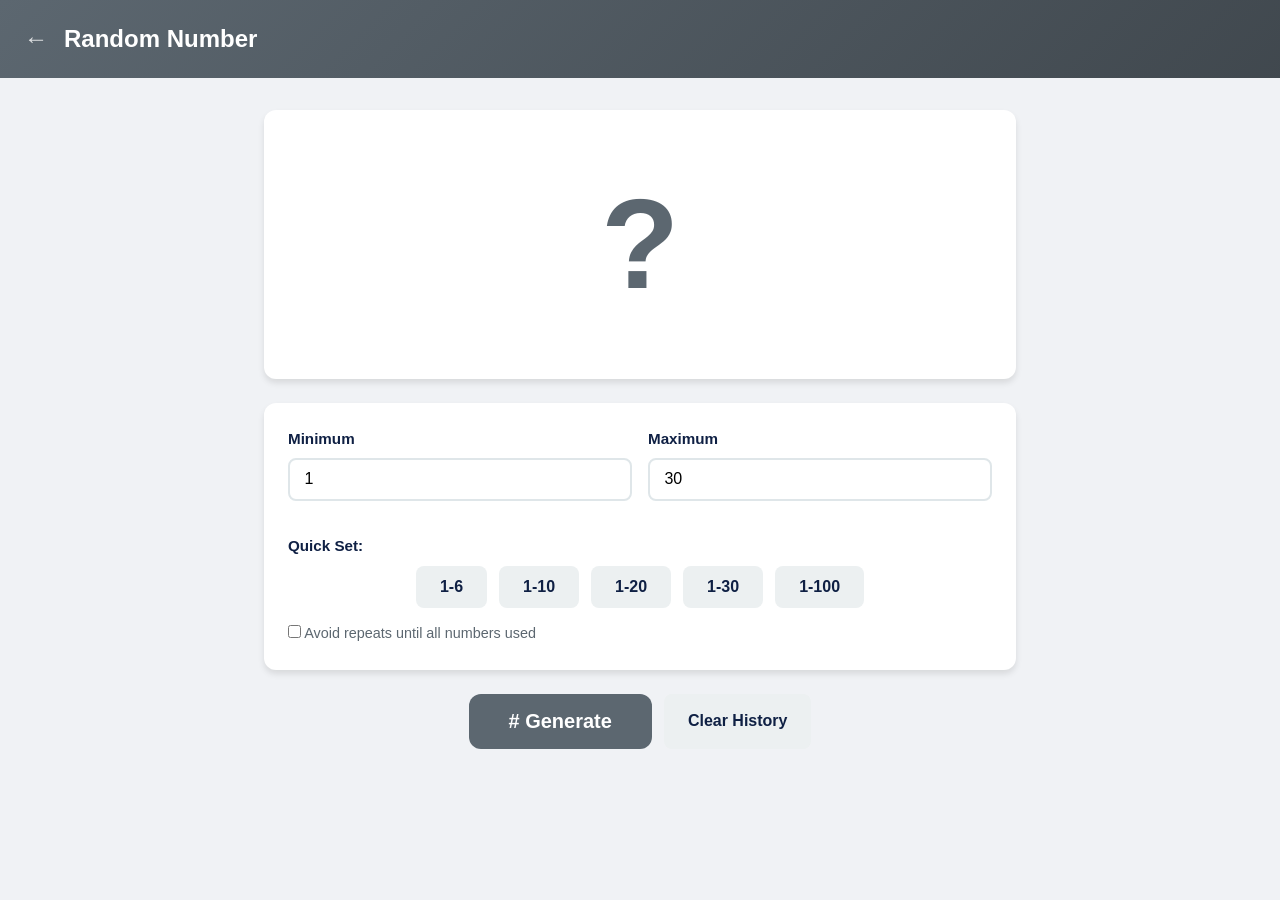
<file: tools/random-number.html>
<!DOCTYPE html>
<html lang="en">
<head>
    <meta charset="UTF-8">
    <meta name="viewport" content="width=device-width, initial-scale=1.0">
    <title>Random Number - W68 Teacher Tools</title>
    <link rel="stylesheet" href="../css/style.css">
    <style>
        :root { --tool-color: #5c6770; }
        .number-display {
            font-size: 8rem;
            font-weight: 700;
            color: var(--tool-color);
            min-height: 10rem;
            display: flex;
            align-items: center;
            justify-content: center;
            font-variant-numeric: tabular-nums;
        }
        .number-display.cycling {
            color: var(--text-light);
            opacity: 0.5;
        }
        .history-numbers {
            display: flex;
            flex-wrap: wrap;
            gap: 0.5rem;
            margin-top: 1rem;
        }
        .history-num {
            padding: 0.3rem 0.7rem;
            background: #ecf0f1;
            border-radius: 8px;
            font-weight: 600;
            font-variant-numeric: tabular-nums;
        }
    </style>
</head>
<body>
    <header class="tool-header">
        <a href="../index.html" class="back-link" aria-label="Back to tools">&#8592;</a>
        <h1>Random Number</h1>
    </header>

    <div class="tool-container">
        <div class="display-box">
            <div class="number-display" id="display">?</div>
        </div>

        <div class="settings-panel">
            <div class="settings-row">
                <div class="input-group">
                    <label for="minNum">Minimum</label>
                    <input type="number" id="minNum" value="1">
                </div>
                <div class="input-group">
                    <label for="maxNum">Maximum</label>
                    <input type="number" id="maxNum" value="30">
                </div>
            </div>
            <div style="margin-top:0.75rem;">
                <label style="font-weight:600; font-size:0.95rem;">Quick Set:</label>
                <div class="btn-group" style="margin-top:0.5rem;">
                    <button class="btn btn-secondary" onclick="setRange(1,6)">1-6</button>
                    <button class="btn btn-secondary" onclick="setRange(1,10)">1-10</button>
                    <button class="btn btn-secondary" onclick="setRange(1,20)">1-20</button>
                    <button class="btn btn-secondary" onclick="setRange(1,30)">1-30</button>
                    <button class="btn btn-secondary" onclick="setRange(1,100)">1-100</button>
                </div>
            </div>
            <div style="margin-top:0.75rem;">
                <label style="font-size:0.9rem; color:var(--text-light);">
                    <input type="checkbox" id="avoidRepeat"> Avoid repeats until all numbers used
                </label>
            </div>
        </div>

        <div class="btn-group" style="margin-bottom:1.5rem;">
            <button class="btn btn-primary btn-large" onclick="generate()"># Generate</button>
            <button class="btn btn-secondary" onclick="clearHistory()">Clear History</button>
        </div>

        <div class="settings-panel" id="historyPanel" style="display:none;">
            <h3>History</h3>
            <div class="history-numbers" id="history"></div>
        </div>
    </div>

    <script src="../js/sounds.js"></script>
    <script>
        let history = [];
        let usedNumbers = new Set();

        function setRange(min, max) {
            document.getElementById('minNum').value = min;
            document.getElementById('maxNum').value = max;
            usedNumbers.clear();
        }

        function generate() {
            const min = parseInt(document.getElementById('minNum').value);
            const max = parseInt(document.getElementById('maxNum').value);
            if (min > max) { alert('Minimum must be less than maximum.'); return; }

            const avoidRepeat = document.getElementById('avoidRepeat').checked;
            const totalPossible = max - min + 1;

            if (avoidRepeat && usedNumbers.size >= totalPossible) {
                document.getElementById('display').textContent = 'All used!';
                playWarning();
                return;
            }

            const display = document.getElementById('display');
            let cycles = 0;
            const maxCycles = 12;

            playDrumroll(600);

            const cycleId = setInterval(() => {
                display.textContent = Math.floor(Math.random() * (max - min + 1)) + min;
                display.className = 'number-display cycling';
                cycles++;
                if (cycles >= maxCycles) {
                    clearInterval(cycleId);
                    let result;
                    if (avoidRepeat) {
                        const available = [];
                        for (let i = min; i <= max; i++) {
                            if (!usedNumbers.has(i)) available.push(i);
                        }
                        result = available[Math.floor(Math.random() * available.length)];
                        usedNumbers.add(result);
                    } else {
                        result = Math.floor(Math.random() * (max - min + 1)) + min;
                    }
                    display.textContent = result;
                    display.className = 'number-display animate-fadeIn';
                    history.unshift(result);
                    renderHistory();
                    playChime();
                }
            }, 60);
        }

        function renderHistory() {
            if (history.length === 0) {
                document.getElementById('historyPanel').style.display = 'none';
                return;
            }
            document.getElementById('historyPanel').style.display = '';
            document.getElementById('history').innerHTML = history
                .map(n => `<span class="history-num">${n}</span>`).join('');
        }

        function clearHistory() {
            history = [];
            usedNumbers.clear();
            renderHistory();
            document.getElementById('display').textContent = '?';
        }

        document.addEventListener('keydown', (e) => {
            if (e.key === ' ') { e.preventDefault(); generate(); }
        });
    </script>
</body>
</html>
</file>
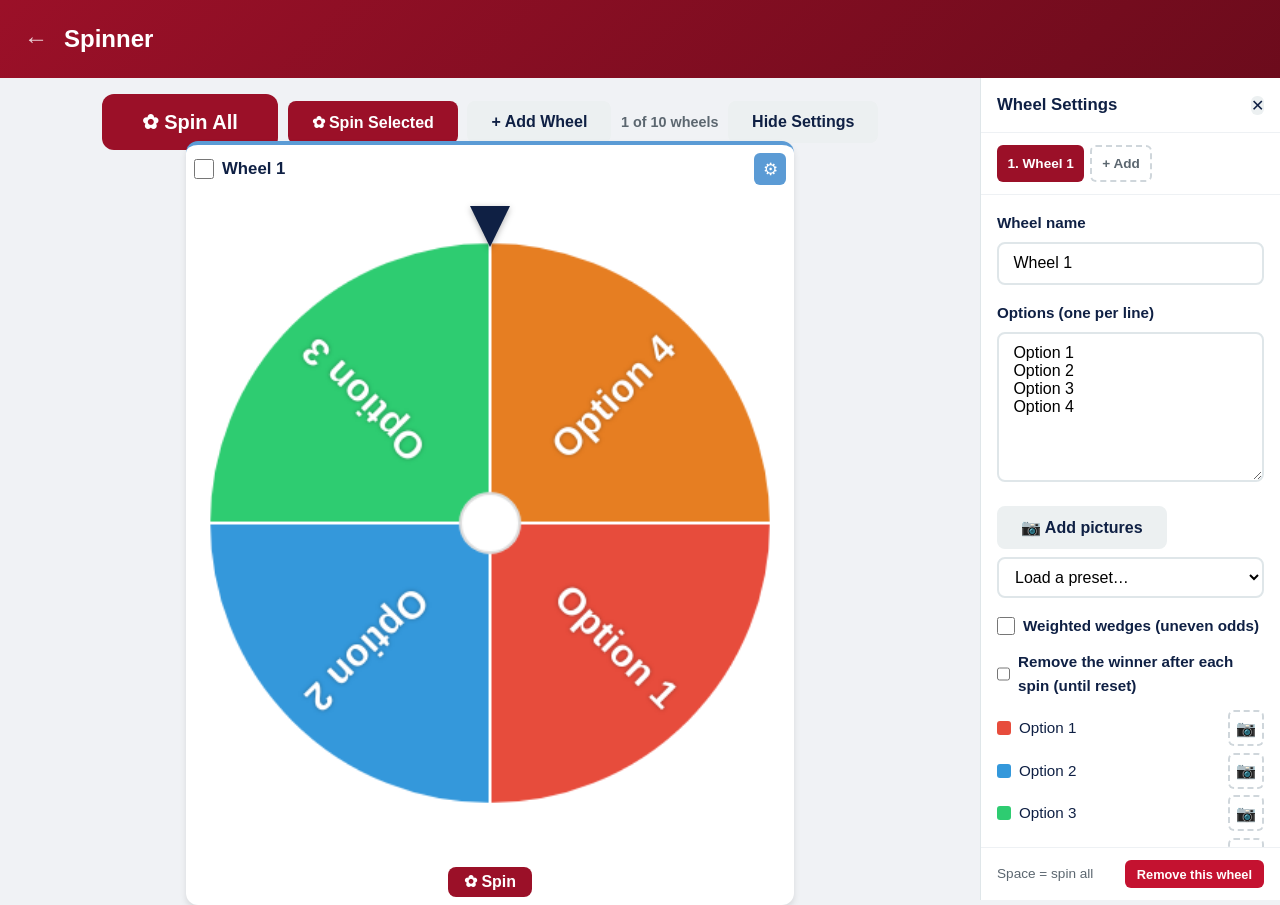
<file: tools/spinner.html>
<!DOCTYPE html>
<html lang="en">
<head>
    <meta charset="UTF-8">
    <meta name="viewport" content="width=device-width, initial-scale=1.0">
    <title>Spinner - W68 Teacher Tools</title>
    <link rel="stylesheet" href="../css/style.css">
    <style>
        :root { --tool-color: #9b1028; }

        html, body { height: 100%; }
        body {
            display: flex;
            flex-direction: column;
            overflow: hidden;
        }
        .tool-header { flex: none; }

        /* App: stage on the left, settings panel on the right */
        .app {
            flex: 1;
            min-height: 0;
            display: flex;
        }
        .stage {
            flex: 1;
            min-width: 0;
            display: flex;
            flex-direction: column;
            padding: 1rem 1.25rem;
            gap: 0.75rem;
        }

        /* Toolbar */
        .toolbar {
            flex: none;
            display: flex;
            gap: 0.6rem;
            flex-wrap: wrap;
            justify-content: center;
            align-items: center;
        }
        .wheel-count {
            color: var(--text-light);
            font-size: 0.9rem;
            font-weight: 600;
        }
        .storage-warning {
            display: none;
            flex: none;
            background: #fff4e5;
            border-left: 4px solid #ff9800;
            padding: 0.6rem 1rem;
            border-radius: 8px;
            font-size: 0.85rem;
        }
        .storage-warning.active { display: block; }

        /* Wheel row: every wheel on one line, sized by JS to fit without scrolling */
        .wheel-row {
            flex: 1;
            min-height: 0;
            display: flex;
            align-items: center;
            justify-content: center;
            gap: var(--row-gap, 12px);
            --wheel-size: 300px;
        }
        .wheel-card {
            flex: none;
            width: calc(var(--wheel-size) + 16px);
            background: var(--card-bg);
            border-radius: var(--radius);
            box-shadow: var(--shadow);
            padding: 8px;
            display: flex;
            flex-direction: column;
            align-items: center;
            gap: 6px;
            border-top: 4px solid var(--tool-color);
            transition: box-shadow 0.15s;
        }
        .wheel-card.active { border-top-color: var(--accent-light); }
        .wheel-card.selected { box-shadow: 0 0 0 3px var(--accent-light), var(--shadow); }

        .wheel-head {
            width: 100%;
            display: flex;
            align-items: center;
            gap: 4px;
            min-height: 26px;
        }
        .wheel-title {
            flex: 1;
            min-width: 0;
            font-weight: 700;
            font-size: clamp(0.7rem, calc(var(--wheel-size) * 0.085), 1.05rem);
            white-space: nowrap;
            overflow: hidden;
            text-overflow: ellipsis;
            cursor: pointer;
            padding: 2px 4px;
            border-radius: 6px;
        }
        .wheel-title:hover { background: #f0f2f5; }
        .select-toggle {
            display: inline-flex;
            align-items: center;
            flex-shrink: 0;
            cursor: pointer;
        }
        .select-toggle input {
            width: clamp(14px, calc(var(--wheel-size) * 0.11), 20px);
            height: clamp(14px, calc(var(--wheel-size) * 0.11), 20px);
            accent-color: var(--accent-light);
            cursor: pointer;
            margin: 0;
        }
        .icon-btn {
            border: none;
            background: #ecf0f1;
            color: var(--text);
            width: clamp(22px, calc(var(--wheel-size) * 0.16), 32px);
            height: clamp(22px, calc(var(--wheel-size) * 0.16), 32px);
            border-radius: 6px;
            cursor: pointer;
            font-size: clamp(0.75rem, calc(var(--wheel-size) * 0.08), 1.05rem);
            display: inline-flex;
            align-items: center;
            justify-content: center;
            flex-shrink: 0;
        }
        .icon-btn:hover { background: #dfe6e9; }
        .wheel-card.active .icon-btn.edit { background: var(--accent-light); color: white; }

        .spinner-wrapper {
            position: relative;
            width: var(--wheel-size);
            height: var(--wheel-size);
            margin-top: calc(var(--wheel-size) * 0.06);
        }
        .spinner-wrapper canvas {
            width: 100%;
            height: 100%;
            display: block;
        }
        .spinner-pointer {
            position: absolute;
            top: calc(var(--wheel-size) * -0.035);
            left: 50%;
            transform: translateX(-50%);
            width: 0;
            height: 0;
            border-left: calc(var(--wheel-size) * 0.035) solid transparent;
            border-right: calc(var(--wheel-size) * 0.035) solid transparent;
            border-top: calc(var(--wheel-size) * 0.07) solid var(--primary);
            z-index: 10;
            filter: drop-shadow(0 2px 3px rgba(0,0,0,0.3));
        }
        .wheel-result {
            width: 100%;
            min-height: 1.6em;
            font-size: clamp(0.75rem, calc(var(--wheel-size) * 0.09), 1.4rem);
            font-weight: 700;
            color: var(--tool-color);
            text-align: center;
            line-height: 1.25;
            display: flex;
            align-items: center;
            justify-content: center;
            gap: 0.35rem;
            overflow: hidden;
        }
        .wheel-result span {
            overflow: hidden;
            text-overflow: ellipsis;
            white-space: nowrap;
        }
        .wheel-result img {
            width: 1.6em;
            height: 1.6em;
            object-fit: cover;
            border-radius: 4px;
            flex-shrink: 0;
        }
        .wheel-empty {
            font-size: 0.8em;
            color: var(--text-light);
            font-weight: 400;
            white-space: normal;
        }
        .card-btns {
            display: flex;
            gap: 4px;
            justify-content: center;
            width: 100%;
        }
        .reset-btn { display: none; }
        .reset-btn.visible { display: inline-flex; }
        .spin-btn, .reset-btn {
            padding: 0.35em 1em;
            font-size: clamp(0.7rem, calc(var(--wheel-size) * 0.08), 1rem);
            border-radius: 8px;
        }

        /* Settings panel */
        .panel {
            flex: none;
            width: 360px;
            background: var(--card-bg);
            border-left: 1px solid #dfe6e9;
            display: flex;
            flex-direction: column;
            min-height: 0;
        }
        .panel.collapsed { display: none; }
        .panel-header {
            flex: none;
            padding: 0.85rem 1rem;
            border-bottom: 1px solid #eef1f4;
            display: flex;
            align-items: center;
            justify-content: space-between;
        }
        .panel-header h2 { font-size: 1.05rem; }
        .tabs {
            flex: none;
            display: flex;
            flex-wrap: wrap;
            gap: 0.35rem;
            padding: 0.75rem 1rem;
            border-bottom: 1px solid #eef1f4;
        }
        .tab {
            border: none;
            background: #ecf0f1;
            color: var(--text);
            padding: 0.35rem 0.65rem;
            border-radius: 6px;
            font: inherit;
            font-size: 0.85rem;
            font-weight: 600;
            cursor: pointer;
            max-width: 150px;
            white-space: nowrap;
            overflow: hidden;
            text-overflow: ellipsis;
        }
        .tab:hover { background: #dfe6e9; }
        .tab.active { background: var(--tool-color); color: white; }
        .tab-add {
            background: transparent;
            border: 2px dashed #cfd6db;
            color: var(--text-light);
        }
        .tab-add:hover { border-color: var(--tool-color); color: var(--tool-color); background: transparent; }
        .panel-body {
            flex: 1;
            min-height: 0;
            overflow-y: auto;
            padding: 1rem;
        }
        .panel-body .input-group { margin-bottom: 1rem; }
        .panel-body textarea { resize: vertical; }
        .editor-row {
            display: flex;
            gap: 0.5rem;
            flex-wrap: wrap;
            align-items: center;
            margin-bottom: 1rem;
        }
        .editor-row select {
            flex: 1;
            min-width: 130px;
            padding: 0.55rem 0.75rem;
            border: 2px solid #dfe6e9;
            border-radius: 8px;
            font: inherit;
            background: #fff;
        }
        .weight-toggle {
            display: flex;
            align-items: center;
            gap: 0.5rem;
            font-weight: 600;
            font-size: 0.95rem;
            margin-bottom: 0.75rem;
            cursor: pointer;
        }
        .weight-toggle input { width: 18px; height: 18px; accent-color: var(--tool-color); }
        .option-list {
            display: flex;
            flex-direction: column;
            gap: 0.4rem;
        }
        .option-row {
            display: flex;
            align-items: center;
            gap: 0.5rem;
            font-size: 0.95rem;
        }
        .option-row .swatch { width: 14px; height: 14px; border-radius: 3px; flex-shrink: 0; }
        .option-row.removed .olabel { text-decoration: line-through; color: var(--text-light); }
        .option-row.removed .swatch { opacity: 0.35; }
        .restore-btn {
            border: none;
            background: #ecf0f1;
            color: var(--text);
            cursor: pointer;
            font-size: 0.8rem;
            font-weight: 600;
            padding: 0.25rem 0.5rem;
            border-radius: 6px;
            flex-shrink: 0;
        }
        .restore-btn:hover { background: #dfe6e9; }
        .r-note { font-size: 0.8rem; color: var(--text-light); font-weight: 600; flex-shrink: 0; }
        .option-row .olabel {
            flex: 1;
            min-width: 0;
            overflow: hidden;
            text-overflow: ellipsis;
            white-space: nowrap;
        }
        .pic-btn {
            width: 36px;
            height: 36px;
            border-radius: 6px;
            border: 2px dashed #cfd6db;
            background: #fff;
            cursor: pointer;
            padding: 0;
            overflow: hidden;
            display: inline-flex;
            align-items: center;
            justify-content: center;
            font-size: 1rem;
            flex-shrink: 0;
        }
        .pic-btn:hover { border-color: var(--tool-color); }
        .pic-btn.has-pic { border-style: solid; }
        .pic-btn img { width: 100%; height: 100%; object-fit: cover; display: block; }
        .pic-clear {
            border: none;
            background: none;
            color: var(--text-light);
            cursor: pointer;
            font-size: 1rem;
            width: 24px;
            height: 24px;
            border-radius: 50%;
            flex-shrink: 0;
        }
        .pic-clear:hover { background: #ecf0f1; color: var(--accent); }
        .option-row .weight-input {
            width: 62px;
            padding: 0.3rem 0.4rem;
            border: 2px solid #dfe6e9;
            border-radius: 6px;
            font: inherit;
            text-align: center;
        }
        .option-row .weight-input:focus { outline: none; border-color: var(--tool-color); }
        .option-row .pct {
            width: 46px;
            text-align: right;
            color: var(--text-light);
            font-size: 0.85rem;
            font-variant-numeric: tabular-nums;
        }
        .hint {
            font-size: 0.85rem;
            color: var(--text-light);
            margin-top: 0.75rem;
        }
        .panel-footer {
            flex: none;
            padding: 0.75rem 1rem;
            border-top: 1px solid #eef1f4;
            display: flex;
            gap: 0.5rem;
            justify-content: space-between;
            align-items: center;
        }
        .panel.spinning-wheel .panel-body { opacity: 0.5; pointer-events: none; }

        /* Winner popup */
        .modal-backdrop {
            display: none;
            position: fixed;
            inset: 0;
            background: rgba(15, 32, 68, 0.78);
            z-index: 1000;
            align-items: center;
            justify-content: center;
            padding: 1rem;
        }
        .modal-backdrop.active { display: flex; }
        .modal {
            background: #fff;
            border-radius: var(--radius);
            width: 100%;
            max-width: 760px;
            max-height: 90vh;
            overflow: auto;
            box-shadow: var(--shadow-hover);
            animation: fadeIn 0.3s ease-out;
        }
        .modal-header {
            background: var(--tool-color);
            color: white;
            padding: 1.25rem 1.5rem;
            text-align: center;
            position: sticky;
            top: 0;
        }
        .modal-header h2 { font-size: 1.75rem; }
        .result-list {
            list-style: none;
            padding: 1.25rem 1.5rem;
            display: grid;
            gap: 0.75rem;
            grid-template-columns: repeat(auto-fit, minmax(280px, 1fr));
        }
        .result-list[data-count="1"] { grid-template-columns: 1fr; }
        .result-item {
            display: flex;
            align-items: center;
            gap: 0.75rem;
            padding: 0.75rem 1rem;
            border-radius: 10px;
            background: #f7f8fa;
            border-left: 8px solid var(--c, var(--accent));
        }
        .result-item .r-pic { width: 64px; height: 64px; object-fit: cover; border-radius: 8px; flex-shrink: 0; }
        .result-item .r-body { flex: 1; min-width: 0; }
        .result-item .r-wheel {
            font-size: 0.8rem;
            color: var(--text-light);
            font-weight: 700;
            text-transform: uppercase;
            letter-spacing: 0.04em;
        }
        .result-item .r-winner {
            font-size: 1.5rem;
            font-weight: 700;
            color: var(--text);
            word-break: break-word;
            line-height: 1.2;
        }
        .result-list[data-count="1"] .result-item { flex-direction: column; text-align: center; padding: 1.5rem; }
        .result-list[data-count="1"] .result-item .r-pic { width: 200px; height: 200px; }
        .result-list[data-count="1"] .result-item .r-winner { font-size: 2.75rem; }
        .btn-small { padding: 0.4rem 0.75rem; font-size: 0.8rem; border-radius: 6px; flex-shrink: 0; }
        .modal-footer {
            padding: 0 1.5rem 1.25rem;
            display: flex;
            gap: 0.75rem;
            justify-content: center;
            flex-wrap: wrap;
        }

        /* Laptops: a narrower panel leaves more room for a full row of wheels */
        @media (max-width: 1400px) {
            .panel { width: 300px; }
        }

        /* Small screens: stack the panel under the wheels and let the row wrap */
        @media (max-width: 800px) {
            body { overflow: auto; height: auto; }
            .app { flex-direction: column; }
            .stage { padding: 0.75rem; }
            .wheel-row { flex-wrap: wrap; align-items: flex-start; }
            .panel { width: 100%; border-left: none; border-top: 1px solid #dfe6e9; }
            .panel-body { max-height: none; }
            .modal-header h2 { font-size: 1.35rem; }
            .result-list[data-count="1"] .result-item .r-winner { font-size: 2rem; }
            .result-list[data-count="1"] .result-item .r-pic { width: 140px; height: 140px; }
        }
    </style>
</head>
<body>
    <header class="tool-header">
        <a href="../index.html" class="back-link" aria-label="Back to tools">&#8592;</a>
        <h1>Spinner</h1>
    </header>

    <div class="app">
        <main class="stage">
            <div class="toolbar">
                <button class="btn btn-primary btn-large" id="spinAllBtn" onclick="spinAll()">&#10047; Spin All</button>
                <button class="btn btn-primary" id="spinSelectedBtn" onclick="spinSelected()">&#10047; Spin Selected</button>
                <button class="btn btn-secondary" id="addWheelBtn" onclick="addWheel()">+ Add Wheel</button>
                <button class="btn btn-secondary" id="resetAllBtn" onclick="resetAll()" style="display:none">&#8634; Reset All</button>
                <span class="wheel-count" id="wheelCount"></span>
                <button class="btn btn-secondary" id="panelToggleBtn" onclick="togglePanel()">Hide Settings</button>
            </div>
            <div class="storage-warning" id="storageWarning">
                Your wheels have too many pictures to save in this browser, so they will not be remembered after you leave this page. Try using fewer or smaller pictures.
            </div>
            <div class="wheel-row" id="wheelRow"></div>
        </main>

        <aside class="panel" id="panel" aria-label="Wheel settings">
            <div class="panel-header">
                <h2>Wheel Settings</h2>
                <button class="icon-btn" title="Hide settings" aria-label="Hide settings" onclick="togglePanel()">&#10005;</button>
            </div>
            <div class="tabs" id="tabs"></div>
            <div class="panel-body" id="panelBody"></div>
            <div class="panel-footer">
                <span class="hint" style="margin:0;">Space = spin all</span>
                <button class="btn btn-danger btn-small" id="removeWheelBtn" onclick="removeActiveWheel()">Remove this wheel</button>
            </div>
        </aside>
    </div>

    <div class="modal-backdrop" id="resultModal" onclick="if (event.target === this) closeResults()">
        <div class="modal" role="dialog" aria-modal="true" aria-labelledby="resultTitle">
            <div class="modal-header">
                <h2 id="resultTitle">Winner!</h2>
            </div>
            <ul class="result-list" id="resultList"></ul>
            <div class="modal-footer">
                <button class="btn btn-primary" onclick="spinAgain()">&#10047; Spin Again</button>
                <button class="btn btn-secondary" onclick="closeResults()">Close</button>
            </div>
        </div>
    </div>

    <!-- Shared hidden file inputs; JS points them at the right wheel/option before opening -->
    <input type="file" id="picInput" accept="image/*" style="display:none" onchange="handlePicInput(this)">
    <input type="file" id="bulkPicInput" accept="image/*" multiple style="display:none" onchange="handleBulkPicInput(this)">

    <script src="../js/sounds.js"></script>
    <script>
        const COLORS = [
            '#e74c3c', '#3498db', '#2ecc71', '#e67e22', '#9b59b6',
            '#1abc9c', '#34495e', '#e91e63', '#00bcd4', '#ff9800',
            '#795548', '#607d8b'
        ];
        const MAX_WHEELS = 10;
        const MAX_WEIGHT = 100;
        const PIC_SIZE = 160;           // stored picture size in pixels (square)
        const STORAGE_KEY = 'w68-spinner-wheels';
        const PRESETS = {
            'yes-no':  { label: 'Yes / No',    items: ['Yes', 'No'] },
            'numbers': { label: '1 - 6',       items: ['1', '2', '3', '4', '5', '6'] },
            'colors':  { label: 'Colors',      items: ['Red', 'Blue', 'Green', 'Yellow', 'Orange', 'Purple'] },
            'roles':   { label: 'Team Roles',  items: ['Reader', 'Recorder', 'Reporter', 'Time Keeper'] }
        };

        let wheels = [];
        let nextId = 1;
        let activeWheelId = null;  // wheel whose settings show in the panel
        let panelOpen = true;
        const batches = {};        // batchId -> { pending, results:[] } for spins started together
        let nextBatchId = 1;
        let modalResults = [];     // winners currently showing in the popup
        let picTarget = null;      // { wheelId, index } for the single-picture file input
        let bulkTarget = null;     // wheelId for the multi-picture file input
        const imageCache = {};     // dataURL -> HTMLImageElement, for canvas drawing

        // ---------- Model ----------
        // entry = { label: string, weight: number, image: dataURL | null }
        function makeEntries(labels) {
            return labels.map(l => ({ label: l, weight: 1, image: null }));
        }

        function newWheel(name) {
            return {
                id: nextId++,
                name: name || ('Wheel ' + (wheels.length + 1)),
                entries: makeEntries(['Option 1', 'Option 2', 'Option 3', 'Option 4']),
                weighted: false,
                selected: false,    // included in "Spin Selected"
                eliminate: false,   // remove the winning wedge after each spin until reset
                removed: [],        // indexes into entries that are currently off the wheel
                rotation: 0,
                spinning: false,
                batchId: null,      // which group of spins this wheel is part of while spinning
                lastWinner: null    // entry object of the most recent winner
            };
        }

        function getWheel(id) {
            return wheels.find(w => w.id === id);
        }

        function activeWheel() {
            return getWheel(activeWheelId) || wheels[0] || null;
        }

        function cleanWeight(v) {
            const n = Math.round(parseFloat(v));
            if (!isFinite(n) || n < 1) return 1;
            return Math.min(n, MAX_WEIGHT);
        }

        function cleanImage(v) {
            return (typeof v === 'string' && v.indexOf('data:image/') === 0) ? v : null;
        }

        function effectiveWeight(wheel, entry) {
            return wheel.weighted ? entry.weight : 1;
        }

        // Entries currently on the wheel (not eliminated), with their original index for colours.
        function liveEntries(wheel) {
            const out = [];
            wheel.entries.forEach((e, i) => {
                if (!wheel.removed.includes(i)) out.push({ entry: e, index: i });
            });
            return out;
        }

        function canSpin(wheel) {
            return liveEntries(wheel).length >= 2;
        }

        function totalWeight(wheel) {
            return liveEntries(wheel).reduce((sum, item) => sum + effectiveWeight(wheel, item.entry), 0);
        }

        function wedgeColor(index, count) {
            let color = COLORS[index % COLORS.length];
            // Avoid the last wedge matching the first one where they meet.
            if (count > 1 && index === count - 1 && color === COLORS[0]) {
                const prev = COLORS[(index - 1) % COLORS.length];
                color = COLORS.find(c => c !== COLORS[0] && c !== prev) || color;
            }
            return color;
        }

        // ---------- Persistence ----------
        function save() {
            const warning = document.getElementById('storageWarning');
            try {
                localStorage.setItem(STORAGE_KEY, JSON.stringify({
                    panelOpen: panelOpen,
                    wheels: wheels.map(w => ({ name: w.name, weighted: w.weighted, selected: w.selected, eliminate: w.eliminate, removed: w.removed, entries: w.entries }))
                }));
                warning.classList.remove('active');
            } catch (e) {
                // Most likely the browser's storage quota (too many pictures).
                warning.classList.add('active');
            }
            layoutWheels();
        }

        function load() {
            try {
                const raw = localStorage.getItem(STORAGE_KEY);
                if (!raw) return;
                const data = JSON.parse(raw);
                if (!data || !Array.isArray(data.wheels)) return;
                if (typeof data.panelOpen === 'boolean') panelOpen = data.panelOpen;
                data.wheels.slice(0, MAX_WHEELS).forEach((saved, i) => {
                    const w = newWheel(String(saved.name || ('Wheel ' + (i + 1))));
                    w.weighted = !!saved.weighted;
                    w.selected = !!saved.selected;
                    const entries = Array.isArray(saved.entries) ? saved.entries : [];
                    w.entries = entries
                        .map(e => ({
                            label: String((e && e.label) || '').trim(),
                            weight: cleanWeight(e && e.weight),
                            image: cleanImage(e && e.image)
                        }))
                        .filter(e => e.label.length > 0);
                    w.eliminate = !!saved.eliminate;
                    w.removed = (Array.isArray(saved.removed) ? saved.removed : [])
                        .filter(i => Number.isInteger(i) && i >= 0 && i < w.entries.length);
                    wheels.push(w);
                });
            } catch (e) { /* corrupt or unavailable storage - start fresh */ }
        }

        // ---------- Layout ----------
        // Size every wheel so the whole row fits the stage with no scrolling.
        function layoutWheels() {
            const row = document.getElementById('wheelRow');
            const n = wheels.length;
            if (!n) return;
            const gap = 12;
            const cardPadding = 16;        // left + right padding of a card
            const cardChrome = 26 + 6 + 30 + 6 + 34 + 16 + 12; // head, gaps, result, button, padding, pointer
            const width = row.clientWidth;
            const height = row.clientHeight;
            if (!width || !height) return;

            const MIN_SIZE = 60;
            let size;
            let wrap = false;
            if (window.matchMedia('(max-width: 800px)').matches) {
                size = Math.min(width - cardPadding, 300);
                wrap = true;
            } else {
                const perRow = cols => Math.min((width - gap * (cols - 1)) / cols - cardPadding, height - cardChrome);
                size = perRow(n);
                if (size < MIN_SIZE && n > 1) {
                    // Too narrow for one row: fall back to two rows rather than spilling off screen.
                    const cols = Math.ceil(n / 2);
                    const twoRows = Math.min((width - gap * (cols - 1)) / cols - cardPadding, (height - gap) / 2 - cardChrome);
                    if (twoRows > size) { size = twoRows; wrap = true; }
                }
            }
            size = Math.max(MIN_SIZE, Math.floor(size));
            row.style.flexWrap = wrap ? 'wrap' : 'nowrap';
            row.style.setProperty('--wheel-size', size + 'px');
            row.style.setProperty('--row-gap', gap + 'px');
        }

        function togglePanel() {
            panelOpen = !panelOpen;
            applyPanelState();
            save();
        }

        function applyPanelState() {
            document.getElementById('panel').classList.toggle('collapsed', !panelOpen);
            document.getElementById('panelToggleBtn').textContent = panelOpen ? 'Hide Settings' : 'Show Settings';
            layoutWheels();
        }

        // ---------- Rendering ----------
        function escapeHtml(str) {
            return String(str)
                .replace(/&/g, '&amp;').replace(/</g, '&lt;').replace(/>/g, '&gt;')
                .replace(/"/g, '&quot;').replace(/'/g, '&#39;');
        }

        function renderAll() {
            if (!getWheel(activeWheelId)) activeWheelId = wheels.length ? wheels[0].id : null;

            const row = document.getElementById('wheelRow');
            row.innerHTML = '';
            wheels.forEach(w => {
                const card = document.createElement('div');
                card.className = 'wheel-card'
                    + (w.id === activeWheelId ? ' active' : '')
                    + (w.selected ? ' selected' : '');
                card.id = 'wheel-' + w.id;
                card.innerHTML = `
                    <div class="wheel-head">
                        <label class="select-toggle" title="Include this wheel in Spin Selected">
                            <input type="checkbox" aria-label="Select wheel" ${w.selected ? 'checked' : ''} onchange="toggleSelected(${w.id}, this.checked)">
                        </label>
                        <div class="wheel-title" title="Open settings for this wheel" onclick="selectWheel(${w.id})">${escapeHtml(w.name)}</div>
                        <button class="icon-btn edit" title="Wheel settings" aria-label="Wheel settings" onclick="selectWheel(${w.id})">&#9881;</button>
                    </div>
                    <div class="spinner-wrapper">
                        <div class="spinner-pointer"></div>
                        <canvas width="400" height="400" aria-label="Spinner wheel"></canvas>
                    </div>
                    <div class="wheel-result"></div>
                    <div class="card-btns">
                        <button class="btn btn-primary spin-btn" onclick="spinWheel(${w.id})">&#10047; Spin</button>
                        <button class="btn btn-secondary reset-btn" title="Put every option back on the wheel" onclick="resetWheel(${w.id})">&#8634; Reset</button>
                    </div>
                `;
                row.appendChild(card);
                renderResult(w);
                drawWheel(w);
            });

            document.getElementById('wheelCount').textContent = wheels.length + ' of ' + MAX_WHEELS + ' wheels';
            renderTabs();
            renderPanel();
            updateButtons();
            layoutWheels();
        }

        function renderTabs() {
            const tabs = document.getElementById('tabs');
            let html = wheels.map((w, i) =>
                `<button class="tab ${w.id === activeWheelId ? 'active' : ''}" onclick="selectWheel(${w.id})" title="${escapeHtml(w.name)}">${i + 1}. ${escapeHtml(w.name)}</button>`
            ).join('');
            if (wheels.length < MAX_WHEELS) {
                html += `<button class="tab tab-add" onclick="addWheel()" title="Add a wheel">+ Add</button>`;
            }
            tabs.innerHTML = html;
        }

        function renderPanel() {
            const w = activeWheel();
            const body = document.getElementById('panelBody');
            const panel = document.getElementById('panel');
            if (!w) { body.innerHTML = ''; return; }

            const presetOptions = Object.keys(PRESETS)
                .map(k => `<option value="${k}">${escapeHtml(PRESETS[k].label)}</option>`).join('');

            body.innerHTML = `
                <div class="input-group">
                    <label for="wheelNameInput">Wheel name</label>
                    <input id="wheelNameInput" type="text" value="${escapeHtml(w.name)}" maxlength="40" placeholder="Wheel name"
                           oninput="renameWheel(${w.id}, this.value)">
                </div>
                <div class="input-group">
                    <label for="optionsText">Options (one per line)</label>
                    <textarea id="optionsText" rows="7" oninput="updateEntries(${w.id}, this.value)">${escapeHtml(w.entries.map(e => e.label).join('\n'))}</textarea>
                </div>
                <div class="editor-row">
                    <button class="btn btn-secondary" type="button" onclick="openBulkPicPicker(${w.id})">&#128247; Add pictures</button>
                    <select aria-label="Load a preset" onchange="applyPreset(${w.id}, this.value); this.value='';">
                        <option value="">Load a preset&hellip;</option>
                        ${presetOptions}
                    </select>
                </div>
                <label class="weight-toggle">
                    <input type="checkbox" id="weightedToggle" ${w.weighted ? 'checked' : ''} onchange="toggleWeighted(${w.id}, this.checked)">
                    Weighted wedges (uneven odds)
                </label>
                <label class="weight-toggle">
                    <input type="checkbox" id="eliminateToggle" ${w.eliminate ? 'checked' : ''} onchange="toggleEliminate(${w.id}, this.checked)">
                    Remove the winner after each spin (until reset)
                </label>
                <div class="editor-row" id="resetRow">
                    <button class="btn btn-secondary" type="button" onclick="resetWheel(${w.id})">&#8634; Reset wheel</button>
                    <span class="hint" id="removedNote" style="margin:0;"></span>
                </div>
                <div class="option-list" id="optionList"></div>
                <p class="hint">Click the picture box next to an option to add or change its picture. "Add pictures" creates one option per picture, named after the file. Weight = number of "tickets" an option holds: weight 3 is three times as likely to win as weight 1, and its wedge is three times as wide. With "Remove the winner after each spin" on, each winner leaves the wheel until you press Reset, which puts the original list back.</p>
            `;
            renderOptionList(w);
            panel.classList.toggle('spinning-wheel', w.spinning);
            document.getElementById('removeWheelBtn').disabled = wheels.length <= 1 || w.spinning;
        }

        function renderOptionList(w) {
            if (w.id !== activeWheelId) return;
            const list = document.getElementById('optionList');
            if (!list) return;
            const total = totalWeight(w) || 1;
            list.innerHTML = w.entries.map((e, i) => {
                const pct = Math.round((effectiveWeight(w, e) / total) * 1000) / 10;
                const pic = e.image
                    ? `<button class="pic-btn has-pic" type="button" title="Change picture" onclick="openPicPicker(${w.id}, ${i})"><img src="${e.image}" alt=""></button>
                       <button class="pic-clear" type="button" title="Remove picture" aria-label="Remove picture" onclick="clearPicture(${w.id}, ${i})">&#10005;</button>`
                    : `<button class="pic-btn" type="button" title="Add picture" aria-label="Add picture" onclick="openPicPicker(${w.id}, ${i})">&#128247;</button>`;
                const weight = w.weighted
                    ? `<input class="weight-input" type="number" min="1" max="${MAX_WEIGHT}" step="1" value="${e.weight}"
                               aria-label="Weight for ${escapeHtml(e.label)}" onchange="setWeight(${w.id}, ${i}, this.value)">
                       <span class="pct">${pct}%</span>`
                    : '';
                const removed = w.removed.includes(i);
                const restore = removed
                    ? `<button class="restore-btn" type="button" title="Put this option back on the wheel" onclick="restoreEntry(${w.id}, ${i})">&#8634; Back</button>`
                    : '';
                return `
                    <div class="option-row ${removed ? 'removed' : ''}">
                        <span class="swatch" style="background:${wedgeColor(i, w.entries.length)}"></span>
                        <span class="olabel" title="${escapeHtml(e.label)}">${escapeHtml(e.label)}</span>
                        ${restore}
                        ${pic}
                        ${removed ? '' : weight}
                    </div>`;
            }).join('');

            const note = document.getElementById('removedNote');
            const resetRow = document.getElementById('resetRow');
            if (note && resetRow) {
                const n = w.removed.length;
                resetRow.style.display = (w.eliminate || n > 0) ? 'flex' : 'none';
                note.textContent = n === 0 ? 'Nothing removed yet' : n + ' of ' + w.entries.length + ' removed';
            }
        }

        function renderResult(w) {
            const card = document.getElementById('wheel-' + w.id);
            if (!card) return;
            const el = card.querySelector('.wheel-result');
            const liveCount = liveEntries(w).length;
            if (w.entries.length < 2) {
                el.innerHTML = '<span class="wheel-empty">Add 2+ options</span>';
            } else if (w.lastWinner) {
                const left = w.eliminate ? ` <span class="wheel-empty">(${liveCount} left)</span>` : '';
                el.innerHTML = (w.lastWinner.image ? `<img src="${w.lastWinner.image}" alt="">` : '')
                    + `<span title="${escapeHtml(w.lastWinner.label)}">${escapeHtml(w.lastWinner.label)}</span>` + left;
            } else if (liveCount < 2) {
                el.innerHTML = '<span class="wheel-empty">All spun! Press Reset</span>';
            } else {
                el.innerHTML = '';
            }
        }

        function updateButtons() {
            const idle = wheels.filter(w => !w.spinning && canSpin(w));
            const selectedIdle = idle.filter(w => w.selected);
            const selectedCount = wheels.filter(w => w.selected).length;

            document.getElementById('spinAllBtn').disabled = idle.length === 0;
            const selBtn = document.getElementById('spinSelectedBtn');
            selBtn.disabled = selectedIdle.length === 0;
            selBtn.innerHTML = '&#10047; Spin Selected' + (selectedCount ? ' (' + selectedCount + ')' : '');
            document.getElementById('addWheelBtn').disabled = wheels.length >= MAX_WHEELS;

            wheels.forEach(w => {
                const card = document.getElementById('wheel-' + w.id);
                if (!card) return;
                card.querySelector('.spin-btn').disabled = w.spinning || !canSpin(w);
                const resetBtn = card.querySelector('.reset-btn');
                resetBtn.classList.toggle('visible', w.removed.length > 0);
                resetBtn.disabled = w.spinning;
            });
            const anyRemoved = wheels.some(w => w.removed.length > 0);
            document.getElementById('resetAllBtn').style.display = anyRemoved ? '' : 'none';

            const a = activeWheel();
            document.getElementById('panel').classList.toggle('spinning-wheel', !!(a && a.spinning));
            document.getElementById('removeWheelBtn').disabled = !a || wheels.length <= 1 || a.spinning;
        }

        // ---------- Drawing ----------
        function getImage(dataUrl, onReady) {
            let img = imageCache[dataUrl];
            if (!img) {
                img = new Image();
                img.onload = onReady;
                img.src = dataUrl;
                imageCache[dataUrl] = img;
            }
            return img;
        }

        function fitText(ctx, text, maxWidth, maxFont) {
            let size = maxFont;
            ctx.font = `bold ${size}px sans-serif`;
            while (ctx.measureText(text).width > maxWidth && size > 9) {
                size -= 1;
                ctx.font = `bold ${size}px sans-serif`;
            }
            if (ctx.measureText(text).width <= maxWidth) return text;
            let t = text;
            while (t.length > 1 && ctx.measureText(t + '…').width > maxWidth) {
                t = t.slice(0, -1);
            }
            return t + '…';
        }

        function drawWheel(w) {
            const card = document.getElementById('wheel-' + w.id);
            if (!card) return;
            const canvas = card.querySelector('canvas');
            const ctx = canvas.getContext('2d');
            const cx = canvas.width / 2;
            const cy = canvas.height / 2;
            const r = cx - 10;

            ctx.clearRect(0, 0, canvas.width, canvas.height);

            if (w.entries.length === 0) {
                ctx.beginPath();
                ctx.arc(cx, cy, r, 0, 2 * Math.PI);
                ctx.fillStyle = '#e9ecef';
                ctx.fill();
                ctx.fillStyle = '#8a949c';
                ctx.font = 'bold 28px sans-serif';
                ctx.textAlign = 'center';
                ctx.textBaseline = 'middle';
                ctx.fillText('No options yet', cx, cy);
                return;
            }

            const total = totalWeight(w);
            ctx.save();
            ctx.translate(cx, cy);
            ctx.rotate(w.rotation);

            const live = liveEntries(w);
            let start = 0;
            live.forEach(item => {
                const e = item.entry;
                const i = item.index;
                const angle = (effectiveWeight(w, e) / total) * 2 * Math.PI;
                const end = start + angle;

                ctx.beginPath();
                ctx.moveTo(0, 0);
                ctx.arc(0, 0, r, start, end);
                ctx.closePath();
                ctx.fillStyle = wedgeColor(i, w.entries.length);
                ctx.fill();
                if (live.length > 1) {
                    ctx.strokeStyle = 'white';
                    ctx.lineWidth = 2;
                    ctx.stroke();
                }

                if (angle > 0.09) {
                    const mid = start + angle / 2;
                    const img = e.image ? getImage(e.image, () => drawWheel(w)) : null;

                    if (img && img.complete && img.naturalWidth > 0) {
                        // Picture: a circle centred part-way along the wedge, sized to fit its width.
                        const picRadius = r * 0.62;
                        const width = 2 * picRadius * Math.sin(Math.min(angle, Math.PI) / 2);
                        const size = Math.min(width * 0.85, r * 0.42, picRadius - 32);
                        if (size >= 14) {
                            ctx.save();
                            ctx.rotate(mid);
                            ctx.translate(picRadius, 0);
                            ctx.beginPath();
                            ctx.arc(0, 0, size / 2, 0, 2 * Math.PI);
                            ctx.closePath();
                            ctx.fillStyle = 'white';
                            ctx.fill();
                            ctx.clip();
                            ctx.drawImage(img, -size / 2, -size / 2, size, size);
                            ctx.restore();
                        }
                    } else {
                        const textRadius = r - 18;
                        const innerRadius = 34;
                        const maxWidth = textRadius - innerRadius;
                        const maxHeight = 2 * (r * 0.55) * Math.sin(Math.min(angle, Math.PI) / 2);
                        const maxFont = Math.max(10, Math.min(26, Math.floor(maxHeight * 0.85)));

                        ctx.save();
                        ctx.rotate(mid);
                        ctx.textAlign = 'right';
                        ctx.textBaseline = 'middle';
                        ctx.fillStyle = 'white';
                        ctx.shadowColor = 'rgba(0,0,0,0.35)';
                        ctx.shadowBlur = 3;
                        const label = fitText(ctx, e.label, maxWidth, maxFont);
                        ctx.fillText(label, textRadius, 0);
                        ctx.restore();
                    }
                }
                start = end;
            });

            // Center hub
            ctx.beginPath();
            ctx.arc(0, 0, 20, 0, 2 * Math.PI);
            ctx.fillStyle = 'white';
            ctx.fill();
            ctx.strokeStyle = '#ddd';
            ctx.lineWidth = 2;
            ctx.stroke();

            ctx.restore();
        }

        // ---------- Wheel management ----------
        function refreshWheel(w) {
            save();
            renderOptionList(w);
            renderResult(w);
            drawWheel(w);
        }

        function syncTextarea(w) {
            if (w.id !== activeWheelId) return;
            const ta = document.getElementById('optionsText');
            if (ta) ta.value = w.entries.map(e => e.label).join('\n');
        }

        function selectWheel(id) {
            if (!getWheel(id)) return;
            activeWheelId = id;
            if (!panelOpen) { panelOpen = true; applyPanelState(); }
            wheels.forEach(w => {
                const card = document.getElementById('wheel-' + w.id);
                if (card) card.classList.toggle('active', w.id === id);
            });
            renderTabs();
            renderPanel();
            updateButtons();
            save();
        }

        function addWheel() {
            if (wheels.length >= MAX_WHEELS) return;
            const w = newWheel();
            wheels.push(w);
            activeWheelId = w.id;
            if (!panelOpen) { panelOpen = true; applyPanelState(); }
            save();
            renderAll();
            const ta = document.getElementById('optionsText');
            if (ta) ta.focus();
        }

        function removeActiveWheel() {
            const w = activeWheel();
            if (!w || wheels.length <= 1 || w.spinning) return;
            if (!confirm('Remove "' + w.name + '" and its options?')) return;
            const idx = wheels.indexOf(w);
            wheels = wheels.filter(x => x.id !== w.id);
            const next = wheels[Math.min(idx, wheels.length - 1)];
            activeWheelId = next ? next.id : null;
            save();
            renderAll();
        }

        function renameWheel(id, value) {
            const w = getWheel(id);
            if (!w) return;
            w.name = value;
            const card = document.getElementById('wheel-' + id);
            if (card) card.querySelector('.wheel-title').textContent = value;
            renderTabs();
            save();
        }

        function toggleSelected(id, checked) {
            const w = getWheel(id);
            if (!w) return;
            w.selected = checked;
            const card = document.getElementById('wheel-' + id);
            if (card) card.classList.toggle('selected', checked);
            save();
            updateButtons();
        }

        function updateEntries(id, text) {
            const w = getWheel(id);
            if (!w) return;
            const labels = text.split('\n').map(s => s.trim()).filter(s => s.length > 0);
            const old = w.entries.slice();

            if (labels.length === old.length) {
                // Same number of lines: treat as renames, keep weights and pictures by position.
                w.entries = labels.map((label, i) => ({ label: label, weight: old[i].weight, image: old[i].image }));
            } else {
                // The list changed shape, so start the wheel fresh with everything on it.
                w.removed = [];
                // Lines added or removed: keep weight/picture for labels that still exist.
                w.entries = labels.map(label => {
                    const idx = old.findIndex(e => e.label === label);
                    if (idx >= 0) {
                        const kept = old.splice(idx, 1)[0];
                        return { label: label, weight: kept.weight, image: kept.image };
                    }
                    return { label: label, weight: 1, image: null };
                });
            }
            w.lastWinner = null;
            refreshWheel(w);
            updateButtons();
        }

        function applyPreset(id, key) {
            const w = getWheel(id);
            const preset = PRESETS[key];
            if (!w || !preset) return;
            w.entries = makeEntries(preset.items);
            w.removed = [];
            w.lastWinner = null;
            syncTextarea(w);
            refreshWheel(w);
            updateButtons();
        }

        function toggleEliminate(id, checked) {
            const w = getWheel(id);
            if (!w) return;
            w.eliminate = checked;
            save();
            renderOptionList(w);
            renderResult(w);
            updateButtons();
        }

        function resetWheel(id) {
            const w = getWheel(id);
            if (!w || w.spinning || w.removed.length === 0) return;
            w.removed = [];
            w.lastWinner = null;
            refreshWheel(w);
            updateButtons();
        }

        function resetAll() {
            wheels.forEach(w => { if (!w.spinning && w.removed.length) resetWheel(w.id); });
        }

        function restoreEntry(id, index) {
            const w = getWheel(id);
            if (!w || w.spinning) return;
            w.removed = w.removed.filter(i => i !== index);
            refreshWheel(w);
            updateButtons();
        }

        function toggleWeighted(id, checked) {
            const w = getWheel(id);
            if (!w) return;
            w.weighted = checked;
            refreshWheel(w);
        }

        function setWeight(id, index, value) {
            const w = getWheel(id);
            if (!w || !w.entries[index]) return;
            w.entries[index].weight = cleanWeight(value);
            refreshWheel(w);
        }

        function removeEntry(id, label) {
            const w = getWheel(id);
            if (!w) return;
            const idx = w.entries.findIndex(e => e.label === label);
            if (idx < 0) return;
            w.entries.splice(idx, 1);
            w.removed = w.removed.filter(i => i !== idx).map(i => (i > idx ? i - 1 : i));
            w.lastWinner = null;
            syncTextarea(w);
            refreshWheel(w);
            updateButtons();
        }

        // ---------- Pictures ----------
        // Shrink an uploaded file to a small square data URL so many pictures fit in localStorage.
        function fileToDataUrl(file) {
            return new Promise((resolve, reject) => {
                if (!file || !file.type || file.type.indexOf('image/') !== 0) {
                    reject(new Error('Not an image'));
                    return;
                }
                const reader = new FileReader();
                reader.onerror = () => reject(new Error('Could not read file'));
                reader.onload = () => {
                    const img = new Image();
                    img.onerror = () => reject(new Error('Could not decode image'));
                    img.onload = () => {
                        const c = document.createElement('canvas');
                        c.width = PIC_SIZE;
                        c.height = PIC_SIZE;
                        const ctx = c.getContext('2d');
                        // Cover-crop to a centred square
                        const side = Math.min(img.naturalWidth, img.naturalHeight);
                        const sx = (img.naturalWidth - side) / 2;
                        const sy = (img.naturalHeight - side) / 2;
                        ctx.drawImage(img, sx, sy, side, side, 0, 0, PIC_SIZE, PIC_SIZE);
                        const keepAlpha = file.type === 'image/png' || file.type === 'image/gif' || file.type === 'image/svg+xml' || file.type === 'image/webp';
                        resolve(keepAlpha ? c.toDataURL('image/png') : c.toDataURL('image/jpeg', 0.82));
                    };
                    img.src = reader.result;
                };
                reader.readAsDataURL(file);
            });
        }

        function labelFromFilename(name) {
            const base = String(name || '').replace(/\.[^.]+$/, '').replace(/[_\-]+/g, ' ').trim();
            return base || 'Picture';
        }

        function openPicPicker(wheelId, index) {
            picTarget = { wheelId: wheelId, index: index };
            const input = document.getElementById('picInput');
            input.value = '';
            input.click();
        }

        function openBulkPicPicker(wheelId) {
            bulkTarget = wheelId;
            const input = document.getElementById('bulkPicInput');
            input.value = '';
            input.click();
        }

        function handlePicInput(input) {
            const target = picTarget;
            picTarget = null;
            const file = input.files && input.files[0];
            if (!target || !file) return;
            fileToDataUrl(file).then(dataUrl => {
                const w = getWheel(target.wheelId);
                if (!w || !w.entries[target.index]) return;
                w.entries[target.index].image = dataUrl;
                refreshWheel(w);
            }).catch(() => alert('That file could not be used as a picture. Please choose an image file (JPG, PNG, GIF).'));
        }

        function handleBulkPicInput(input) {
            const wheelId = bulkTarget;
            bulkTarget = null;
            const files = Array.from(input.files || []);
            const w = getWheel(wheelId);
            if (!w || files.length === 0) return;
            Promise.all(files.map(f => fileToDataUrl(f).then(
                dataUrl => ({ label: labelFromFilename(f.name), weight: 1, image: dataUrl }),
                () => null
            ))).then(results => {
                const added = results.filter(Boolean);
                const skipped = results.length - added.length;
                if (added.length) {
                    // Avoid duplicate labels, which are used to match options
                    const used = new Set(w.entries.map(e => e.label));
                    added.forEach(e => {
                        let label = e.label, n = 2;
                        while (used.has(label)) { label = e.label + ' ' + n++; }
                        e.label = label;
                        used.add(label);
                    });
                    w.entries = w.entries.concat(added);
                    w.lastWinner = null;
                    syncTextarea(w);
                    refreshWheel(w);
                    updateButtons();
                }
                if (skipped) alert(skipped + ' file(s) were skipped because they are not images.');
            });
        }

        function clearPicture(wheelId, index) {
            const w = getWheel(wheelId);
            if (!w || !w.entries[index]) return;
            w.entries[index].image = null;
            refreshWheel(w);
        }

        // ---------- Spinning ----------
        // Both work on the live (not eliminated) wedges; they return/take a position in that list.
        function pickWinner(w) {
            const live = liveEntries(w);
            const total = totalWeight(w);
            let r = Math.random() * total;
            for (let i = 0; i < live.length; i++) {
                r -= effectiveWeight(w, live[i].entry);
                if (r < 0) return i;
            }
            return live.length - 1;
        }

        function wedgeBounds(w, pos) {
            const live = liveEntries(w);
            const total = totalWeight(w);
            let start = 0;
            for (let i = 0; i < pos; i++) {
                start += (effectiveWeight(w, live[i].entry) / total) * 2 * Math.PI;
            }
            const angle = (effectiveWeight(w, live[pos].entry) / total) * 2 * Math.PI;
            return { start: start, end: start + angle };
        }

        function spinWheel(id) {
            const w = getWheel(id);
            if (!w || w.spinning) return;
            if (w.entries.length < 2) {
                alert('Add at least 2 options to "' + w.name + '" before spinning.');
                return;
            }
            if (!canSpin(w)) {
                alert('"' + w.name + '" has been spun down to its last option. Press Reset to put everything back.');
                return;
            }
            startSpin([w]);
        }

        function spinAll() {
            const ready = wheels.filter(w => !w.spinning && canSpin(w));
            if (ready.length === 0) {
                if (!wheels.some(w => w.spinning)) alert('No wheel is ready to spin. Add options, or press Reset on wheels that have been spun down.');
                return;
            }
            startSpin(ready);
        }

        function spinSelected() {
            const chosen = wheels.filter(w => w.selected);
            if (chosen.length === 0) {
                alert('Tick the box on the wheels you want to spin together first.');
                return;
            }
            const ready = chosen.filter(w => !w.spinning && canSpin(w));
            if (ready.length === 0) return;
            startSpin(ready);
        }

        function spinAgain() {
            const ids = modalResults.map(r => r.wheelId);
            closeResults();
            const targets = wheels.filter(w => ids.includes(w.id) && !w.spinning && canSpin(w));
            if (targets.length === 0) return;
            startSpin(targets);
        }

        function startSpin(targets) {
            targets = targets.filter(w => !w.spinning && canSpin(w));
            if (targets.length === 0) return;

            // Starting a new spin hides any winners still showing so the wheels are visible.
            closeResults();

            const batchId = nextBatchId++;
            batches[batchId] = { pending: targets.length, results: [] };
            playWhoosh();

            const POINTER = 3 * Math.PI / 2; // pointer sits at the top of the wheel
            const TWO_PI = 2 * Math.PI;

            targets.forEach((w, i) => {
                w.spinning = true;
                w.batchId = batchId;
                w.lastWinner = null;
                renderResult(w);

                // Choose the winner by weight first, then aim the wheel so it lands there.
                const pos = pickWinner(w);
                const winnerIndex = liveEntries(w)[pos].index;
                const winner = w.entries[winnerIndex];
                const bounds = wedgeBounds(w, pos);
                const wedge = bounds.end - bounds.start;
                const margin = Math.min(wedge * 0.12, 0.03);
                const landing = bounds.start + margin + Math.random() * (wedge - 2 * margin);
                const finalRotation = ((POINTER - landing) % TWO_PI + TWO_PI) % TWO_PI;

                const currentMod = ((w.rotation % TWO_PI) + TWO_PI) % TWO_PI;
                const delta = ((finalRotation - currentMod) % TWO_PI + TWO_PI) % TWO_PI;
                const fullTurns = 4 + Math.floor(Math.random() * 3);
                const totalRotation = fullTurns * TWO_PI + delta;

                const startRotation = w.rotation;
                const duration = 3000 + Math.random() * 1500 + (targets.length > 1 ? i * 150 : 0);
                const startTime = performance.now();

                function animate(now) {
                    const progress = Math.min((now - startTime) / duration, 1);
                    const eased = 1 - Math.pow(1 - progress, 3);
                    w.rotation = startRotation + totalRotation * eased;
                    drawWheel(w);

                    if (progress < 1) {
                        requestAnimationFrame(animate);
                    } else {
                        w.rotation = finalRotation;
                        drawWheel(w);
                        w.spinning = false;
                        w.lastWinner = winner;
                        renderResult(w);
                        finishOne(w, winnerIndex);
                    }
                }
                requestAnimationFrame(animate);
            });
            updateButtons();
        }

        function finishOne(w, winnerIndex) {
            const batchId = w.batchId;
            const batch = batches[batchId];
            w.batchId = null;
            updateButtons();
            if (!batch) return;
            const entry = w.entries[winnerIndex];
            batch.results.push({
                wheelId: w.id,
                wheelName: w.name,
                winner: entry.label,
                image: entry.image,
                eliminated: w.eliminate,
                color: wedgeColor(winnerIndex, w.entries.length)
            });

            if (w.eliminate && !w.removed.includes(winnerIndex)) {
                // Take the winning wedge off the wheel. The wheel redraws a moment later so
                // everyone sees where it landed first.
                w.removed.push(winnerIndex);
                save();
                renderOptionList(w);
                renderResult(w);
                updateButtons();
                setTimeout(() => { if (!w.spinning) drawWheel(w); }, 700);
            }
            batch.pending -= 1;
            if (batch.pending <= 0) {
                delete batches[batchId];
                showResults(batch.results);
            }
        }

        // ---------- Winner popup ----------
        function showResults(results) {
            const modal = document.getElementById('resultModal');
            const list = document.getElementById('resultList');

            // If winners from another group are already showing, add these to the same popup.
            if (!modal.classList.contains('active')) modalResults = [];
            results.forEach(r => {
                modalResults = modalResults.filter(x => x.wheelId !== r.wheelId);
                modalResults.push(r);
            });

            // Keep results in on-screen wheel order
            const order = wheels.map(w => w.id);
            modalResults.sort((a, b) => order.indexOf(a.wheelId) - order.indexOf(b.wheelId));

            list.dataset.count = modalResults.length;
            list.innerHTML = modalResults.map(r => `
                <li class="result-item" style="--c:${r.color}">
                    ${r.image ? `<img class="r-pic" src="${r.image}" alt="">` : ''}
                    <div class="r-body">
                        <div class="r-wheel">${escapeHtml(r.wheelName || 'Wheel')}</div>
                        <div class="r-winner">${escapeHtml(r.winner)}</div>
                    </div>
                    ${r.eliminated
                        ? `<span class="r-note" title="This wheel removes each winner until you press Reset">Off the wheel</span>`
                        : `<button class="btn btn-secondary btn-small" title="Remove this option from the wheel"
                            onclick="removeEntry(${r.wheelId}, this.dataset.label); this.disabled = true; this.textContent = 'Removed';"
                            data-label="${escapeHtml(r.winner)}">Remove</button>`}
                </li>`).join('');

            document.getElementById('resultTitle').textContent = modalResults.length === 1 ? 'Winner!' : 'Winners!';
            modal.classList.add('active');
            playChime();
        }

        function closeResults() {
            document.getElementById('resultModal').classList.remove('active');
        }

        // ---------- Init ----------
        load();
        if (wheels.length === 0) wheels.push(newWheel());
        activeWheelId = wheels[0].id;
        applyPanelState();
        renderAll();

        window.addEventListener('resize', layoutWheels);

        document.addEventListener('keydown', (e) => {
            const tag = (e.target.tagName || '').toLowerCase();
            const typing = tag === 'input' || tag === 'textarea' || tag === 'select';
            if (e.key === 'Escape') {
                closeResults();
            } else if (e.key === ' ' && !typing) {
                e.preventDefault();
                if (document.getElementById('resultModal').classList.contains('active')) {
                    closeResults();
                } else {
                    spinAll();
                }
            }
        });
    </script>
</body>
</html>
</file>
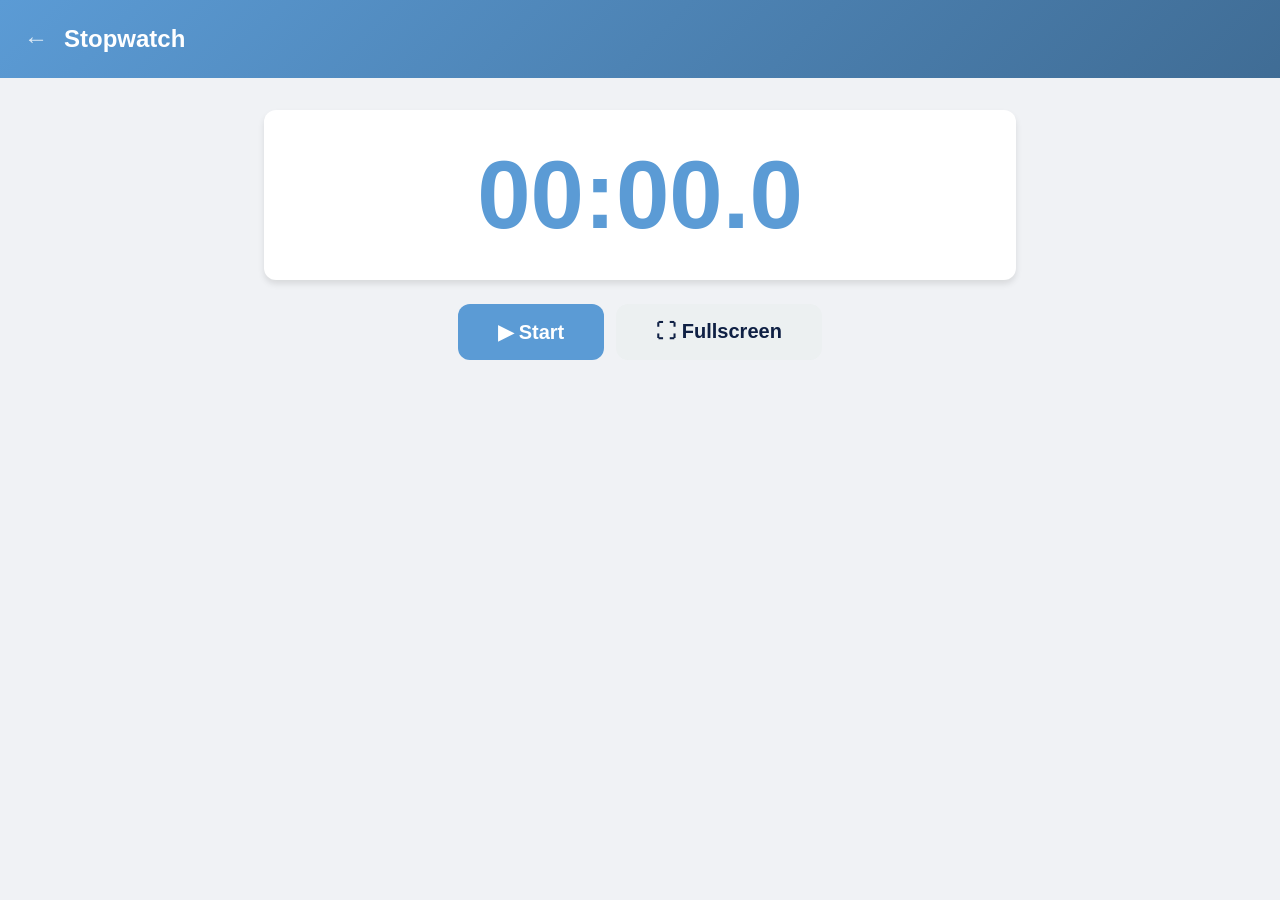
<file: tools/stopwatch.html>
<!DOCTYPE html>
<html lang="en">
<head>
    <meta charset="UTF-8">
    <meta name="viewport" content="width=device-width, initial-scale=1.0">
    <title>Stopwatch - W68 Teacher Tools</title>
    <link rel="stylesheet" href="../css/style.css">
    <style>:root { --tool-color: #5b9bd5; }</style>
</head>
<body>
    <header class="tool-header">
        <a href="../index.html" class="back-link" aria-label="Back to tools">&#8592;</a>
        <h1>Stopwatch</h1>
    </header>

    <div class="tool-container">
        <div class="display-box">
            <div class="time-display" id="display">00:00.0</div>
        </div>

        <div class="btn-group">
            <button class="btn btn-primary btn-large" id="startBtn" onclick="toggle()">&#9654; Start</button>
            <button class="btn btn-secondary btn-large" id="lapBtn" onclick="lap()" style="display:none;">Lap</button>
            <button class="btn btn-danger btn-large" id="resetBtn" onclick="reset()" style="display:none;">&#8634; Reset</button>
            <button class="btn btn-secondary btn-large" onclick="goFullscreen()">&#9974; Fullscreen</button>
        </div>

        <div id="laps" style="margin-top:1.5rem;"></div>
    </div>

    <div class="fullscreen-overlay" id="fullscreenOverlay" onclick="exitFullscreen()">
        <div class="time-display" id="fsDisplay">00:00.0</div>
        <div class="exit-hint">Click anywhere to exit fullscreen</div>
    </div>

    <script src="../js/sounds.js"></script>
    <script>
        let startTime = 0;
        let elapsed = 0;
        let interval = null;
        let running = false;
        let laps = [];

        function formatTime(ms) {
            const totalSec = Math.floor(ms / 1000);
            const m = Math.floor(totalSec / 60);
            const s = totalSec % 60;
            const d = Math.floor((ms % 1000) / 100);
            return String(m).padStart(2, '0') + ':' + String(s).padStart(2, '0') + '.' + d;
        }

        function updateDisplay() {
            const now = running ? elapsed + (Date.now() - startTime) : elapsed;
            const text = formatTime(now);
            document.getElementById('display').textContent = text;
            document.getElementById('fsDisplay').textContent = text;
        }

        function toggle() {
            if (running) {
                // Pause
                elapsed += Date.now() - startTime;
                clearInterval(interval);
                running = false;
                document.getElementById('startBtn').innerHTML = '&#9654; Resume';
                document.getElementById('lapBtn').style.display = 'none';
            } else {
                // Start
                startTime = Date.now();
                running = true;
                interval = setInterval(updateDisplay, 50);
                document.getElementById('startBtn').innerHTML = '&#10074;&#10074; Pause';
                document.getElementById('lapBtn').style.display = '';
                document.getElementById('resetBtn').style.display = '';
                playClick();
            }
        }

        function lap() {
            if (!running) return;
            const now = elapsed + (Date.now() - startTime);
            laps.push(now);
            playClick();
            renderLaps();
        }

        function renderLaps() {
            const container = document.getElementById('laps');
            if (laps.length === 0) { container.innerHTML = ''; return; }
            let html = '<div class="settings-panel"><h3 style="margin-bottom:0.75rem;">Laps</h3><table style="width:100%;border-collapse:collapse;">';
            laps.forEach((t, i) => {
                const diff = i === 0 ? t : t - laps[i-1];
                html += `<tr style="border-bottom:1px solid #eee;">
                    <td style="padding:0.4rem 0;font-weight:600;">Lap ${i+1}</td>
                    <td style="padding:0.4rem 0;text-align:right;font-variant-numeric:tabular-nums;">${formatTime(t)}</td>
                    <td style="padding:0.4rem 0;text-align:right;color:var(--text-light);font-variant-numeric:tabular-nums;">+${formatTime(diff)}</td>
                </tr>`;
            });
            html += '</table></div>';
            container.innerHTML = html;
        }

        function reset() {
            clearInterval(interval);
            running = false;
            elapsed = 0;
            laps = [];
            updateDisplay();
            renderLaps();
            document.getElementById('startBtn').innerHTML = '&#9654; Start';
            document.getElementById('lapBtn').style.display = 'none';
            document.getElementById('resetBtn').style.display = 'none';
        }

        function goFullscreen() {
            document.getElementById('fullscreenOverlay').classList.add('active');
        }

        function exitFullscreen() {
            document.getElementById('fullscreenOverlay').classList.remove('active');
        }

        document.addEventListener('keydown', (e) => {
            if (e.key === 'Escape') exitFullscreen();
            if (e.key === ' ') { e.preventDefault(); toggle(); }
        });
    </script>
</body>
</html>
</file>
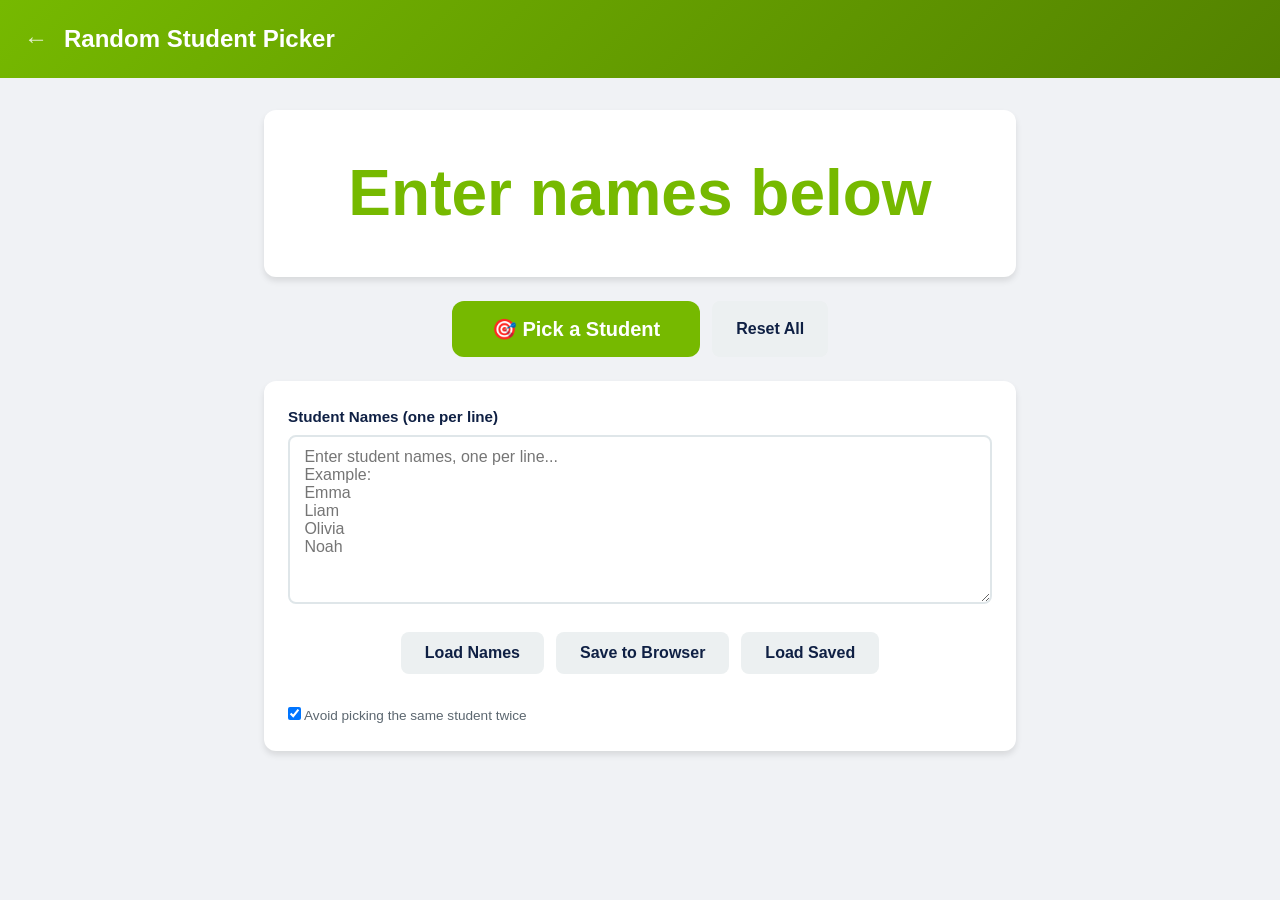
<file: tools/student-picker.html>
<!DOCTYPE html>
<html lang="en">
<head>
    <meta charset="UTF-8">
    <meta name="viewport" content="width=device-width, initial-scale=1.0">
    <title>Random Student Picker - W68 Teacher Tools</title>
    <link rel="stylesheet" href="../css/style.css">
    <style>
        :root { --tool-color: #76b900; }
        .picked-name {
            font-size: 4rem;
            font-weight: 700;
            color: var(--tool-color);
            min-height: 5rem;
            display: flex;
            align-items: center;
            justify-content: center;
        }
        .name-cycling {
            color: var(--text-light);
            opacity: 0.5;
        }
        .roster-tags {
            display: flex;
            flex-wrap: wrap;
            gap: 0.5rem;
            margin-top: 1rem;
        }
        .roster-tag {
            padding: 0.35rem 0.75rem;
            background: #ecf0f1;
            border-radius: 20px;
            font-size: 0.85rem;
            cursor: pointer;
            transition: all 0.2s;
        }
        .roster-tag:hover {
            background: #dfe6e9;
        }
        .roster-tag.picked {
            background: var(--tool-color);
            color: white;
        }
        .roster-tag.excluded {
            opacity: 0.3;
            text-decoration: line-through;
        }
    </style>
</head>
<body>
    <header class="tool-header">
        <a href="../index.html" class="back-link" aria-label="Back to tools">&#8592;</a>
        <h1>Random Student Picker</h1>
    </header>

    <div class="tool-container">
        <div class="display-box">
            <div class="picked-name" id="pickedName">Enter names below</div>
        </div>

        <div class="btn-group" style="margin-bottom:1.5rem;">
            <button class="btn btn-primary btn-large" onclick="pickStudent()">&#127919; Pick a Student</button>
            <button class="btn btn-secondary" onclick="resetPicked()">Reset All</button>
        </div>

        <div class="settings-panel">
            <div class="input-group">
                <label for="nameInput">Student Names (one per line)</label>
                <textarea id="nameInput" rows="8" placeholder="Enter student names, one per line...
Example:
Emma
Liam
Olivia
Noah"></textarea>
            </div>
            <div class="btn-group">
                <button class="btn btn-secondary" onclick="loadNames()">Load Names</button>
                <button class="btn btn-secondary" onclick="saveRoster()">Save to Browser</button>
                <button class="btn btn-secondary" onclick="loadRoster()">Load Saved</button>
            </div>
            <div class="roster-tags" id="rosterTags"></div>
            <div style="margin-top:0.75rem;">
                <label style="font-size:0.85rem; color:var(--text-light);">
                    <input type="checkbox" id="avoidRepeat" checked> Avoid picking the same student twice
                </label>
            </div>
        </div>
    </div>

    <script src="../js/sounds.js"></script>
    <script>
        let names = [];
        let pickedIndices = new Set();

        function loadNames() {
            const text = document.getElementById('nameInput').value;
            names = text.split('\n').map(n => n.trim()).filter(n => n.length > 0);
            pickedIndices.clear();
            renderTags();
            document.getElementById('pickedName').textContent = names.length > 0
                ? 'Ready - ' + names.length + ' students'
                : 'Enter names below';
        }

        function renderTags() {
            const container = document.getElementById('rosterTags');
            container.innerHTML = '';
            names.forEach((name, i) => {
                const tag = document.createElement('span');
                tag.className = 'roster-tag';
                if (pickedIndices.has(i)) tag.classList.add('picked');
                tag.textContent = name;
                tag.onclick = () => {
                    // Toggle exclude
                    tag.classList.toggle('excluded');
                };
                container.appendChild(tag);
            });
        }

        function pickStudent() {
            if (names.length === 0) return;

            const avoidRepeat = document.getElementById('avoidRepeat').checked;
            const tags = document.querySelectorAll('.roster-tag');
            let available = [];
            names.forEach((name, i) => {
                const isExcluded = tags[i] && tags[i].classList.contains('excluded');
                const isPicked = avoidRepeat && pickedIndices.has(i);
                if (!isExcluded && !isPicked) available.push(i);
            });

            if (available.length === 0) {
                document.getElementById('pickedName').textContent = 'All students picked!';
                playWarning();
                return;
            }

            // Animate cycling
            const display = document.getElementById('pickedName');
            let cycles = 0;
            const maxCycles = 15;

            playDrumroll(800);

            const cycleInterval = setInterval(() => {
                const randIdx = available[Math.floor(Math.random() * available.length)];
                display.textContent = names[randIdx];
                display.className = 'picked-name name-cycling';
                cycles++;
                if (cycles >= maxCycles) {
                    clearInterval(cycleInterval);
                    // Final pick
                    const finalIdx = available[Math.floor(Math.random() * available.length)];
                    display.textContent = names[finalIdx];
                    display.className = 'picked-name animate-fadeIn';
                    pickedIndices.add(finalIdx);
                    renderTags();
                    playChime();
                }
            }, 60);
        }

        function resetPicked() {
            pickedIndices.clear();
            renderTags();
            document.getElementById('pickedName').textContent = names.length > 0
                ? 'Ready - ' + names.length + ' students'
                : 'Enter names below';
        }

        function saveRoster() {
            if (names.length === 0) { loadNames(); }
            if (names.length > 0) {
                localStorage.setItem('w68-roster', JSON.stringify(names));
                alert('Roster saved! (' + names.length + ' students)');
            }
        }

        function loadRoster() {
            const saved = localStorage.getItem('w68-roster');
            if (saved) {
                names = JSON.parse(saved);
                document.getElementById('nameInput').value = names.join('\n');
                pickedIndices.clear();
                renderTags();
                document.getElementById('pickedName').textContent = 'Loaded ' + names.length + ' students';
            } else {
                alert('No saved roster found.');
            }
        }

        // Auto-load saved roster on page load
        window.addEventListener('load', () => {
            const saved = localStorage.getItem('w68-roster');
            if (saved) {
                names = JSON.parse(saved);
                document.getElementById('nameInput').value = names.join('\n');
                renderTags();
                document.getElementById('pickedName').textContent = 'Ready - ' + names.length + ' students';
            }
        });
    </script>
</body>
</html>
</file>
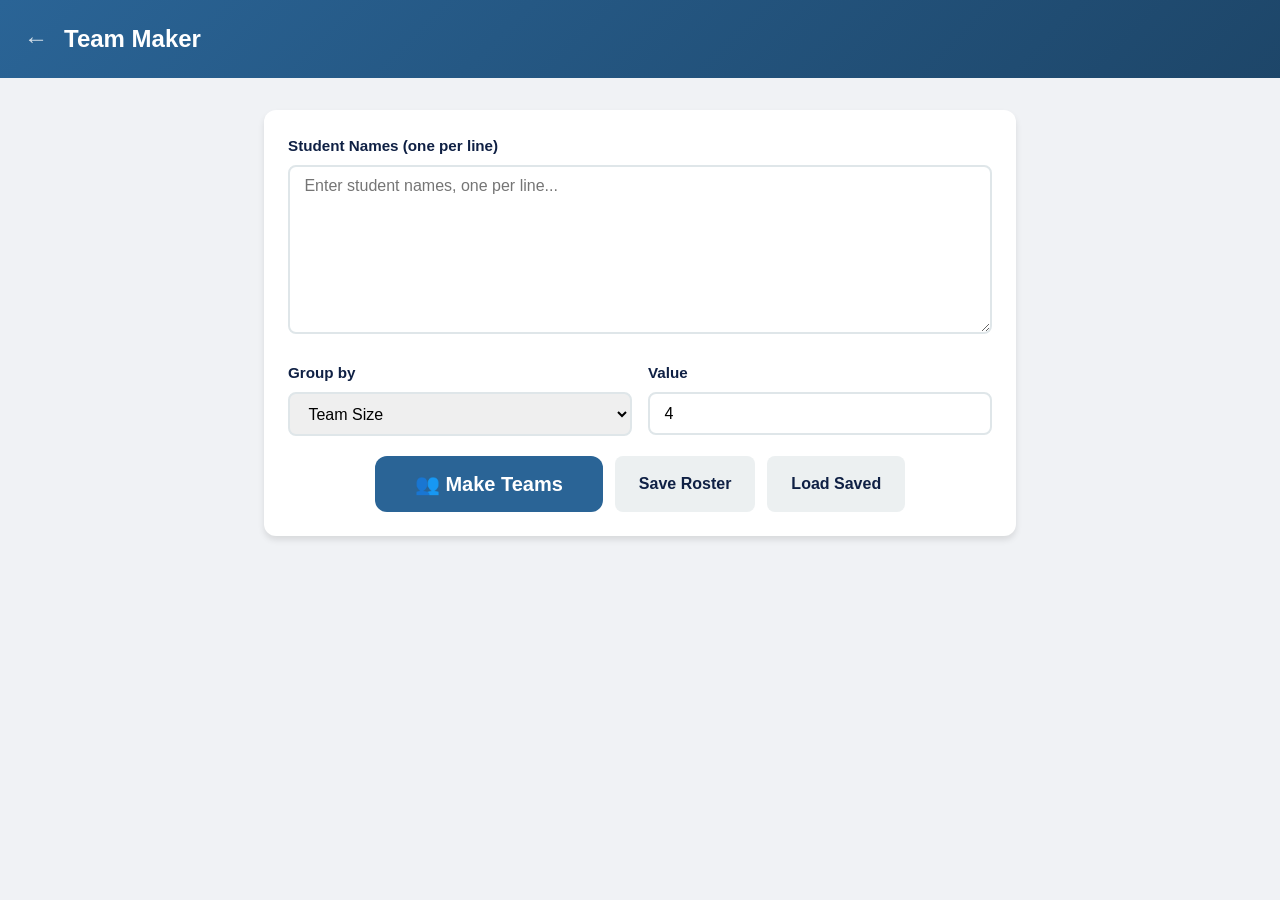
<file: tools/team-maker.html>
<!DOCTYPE html>
<html lang="en">
<head>
    <meta charset="UTF-8">
    <meta name="viewport" content="width=device-width, initial-scale=1.0">
    <title>Team Maker - W68 Teacher Tools</title>
    <link rel="stylesheet" href="../css/style.css">
    <style>
        :root { --tool-color: #2a6496; }
        .teams-grid {
            display: grid;
            grid-template-columns: repeat(auto-fill, minmax(200px, 1fr));
            gap: 1rem;
            margin-top: 1.5rem;
        }
        .team-card {
            background: white;
            border-radius: var(--radius);
            box-shadow: var(--shadow);
            overflow: hidden;
            animation: fadeIn 0.4s ease-out;
        }
        .team-card-header {
            padding: 0.75rem 1rem;
            font-weight: 700;
            color: white;
            font-size: 1rem;
        }
        .team-card-body {
            padding: 0.75rem 1rem;
        }
        .team-member {
            padding: 0.35rem 0;
            border-bottom: 1px solid #f0f0f0;
            font-size: 0.95rem;
        }
        .team-member:last-child {
            border-bottom: none;
        }
        .team-colors {
            --c1: #e74c3c; --c2: #3498db; --c3: #2ecc71; --c4: #e67e22;
            --c5: #9b59b6; --c6: #1abc9c; --c7: #34495e; --c8: #e91e63;
            --c9: #00bcd4; --c10: #ff9800;
        }
    </style>
</head>
<body>
    <header class="tool-header">
        <a href="../index.html" class="back-link" aria-label="Back to tools">&#8592;</a>
        <h1>Team Maker</h1>
    </header>

    <div class="tool-container">
        <div class="settings-panel">
            <div class="input-group">
                <label for="nameInput">Student Names (one per line)</label>
                <textarea id="nameInput" rows="8" placeholder="Enter student names, one per line..."></textarea>
            </div>
            <div class="settings-row">
                <div class="input-group">
                    <label for="groupType">Group by</label>
                    <select id="groupType">
                        <option value="size">Team Size</option>
                        <option value="count">Number of Teams</option>
                    </select>
                </div>
                <div class="input-group">
                    <label for="groupValue">Value</label>
                    <input type="number" id="groupValue" min="2" max="20" value="4">
                </div>
            </div>
            <div class="btn-group">
                <button class="btn btn-primary btn-large" onclick="makeTeams()">&#128101; Make Teams</button>
                <button class="btn btn-secondary" onclick="saveRoster()">Save Roster</button>
                <button class="btn btn-secondary" onclick="loadRoster()">Load Saved</button>
            </div>
        </div>

        <div id="teamsOutput"></div>
    </div>

    <script src="../js/sounds.js"></script>
    <script>
        const teamColors = [
            '#e74c3c', '#3498db', '#2ecc71', '#e67e22', '#9b59b6',
            '#1abc9c', '#34495e', '#e91e63', '#00bcd4', '#ff9800'
        ];

        function shuffle(arr) {
            const a = [...arr];
            for (let i = a.length - 1; i > 0; i--) {
                const j = Math.floor(Math.random() * (i + 1));
                [a[i], a[j]] = [a[j], a[i]];
            }
            return a;
        }

        function makeTeams() {
            const text = document.getElementById('nameInput').value;
            const names = text.split('\n').map(n => n.trim()).filter(n => n.length > 0);
            if (names.length < 2) { alert('Please enter at least 2 names.'); return; }

            const type = document.getElementById('groupType').value;
            const value = parseInt(document.getElementById('groupValue').value);
            const shuffled = shuffle(names);

            let teams = [];
            if (type === 'size') {
                // Split into teams of given size
                for (let i = 0; i < shuffled.length; i += value) {
                    teams.push(shuffled.slice(i, i + value));
                }
            } else {
                // Split into N teams
                const numTeams = Math.min(value, shuffled.length);
                teams = Array.from({ length: numTeams }, () => []);
                shuffled.forEach((name, i) => {
                    teams[i % numTeams].push(name);
                });
            }

            playWhoosh();
            renderTeams(teams);
        }

        function renderTeams(teams) {
            const container = document.getElementById('teamsOutput');
            let html = '<div class="teams-grid">';
            teams.forEach((team, i) => {
                const color = teamColors[i % teamColors.length];
                html += `<div class="team-card" style="animation-delay:${i * 0.1}s">
                    <div class="team-card-header" style="background:${color}">Team ${i + 1}</div>
                    <div class="team-card-body">
                        ${team.map(name => `<div class="team-member">${name}</div>`).join('')}
                    </div>
                </div>`;
            });
            html += '</div>';
            container.innerHTML = html;
        }

        function saveRoster() {
            const text = document.getElementById('nameInput').value;
            const names = text.split('\n').map(n => n.trim()).filter(n => n.length > 0);
            if (names.length > 0) {
                localStorage.setItem('w68-roster', JSON.stringify(names));
                alert('Roster saved! (' + names.length + ' students)');
            }
        }

        function loadRoster() {
            const saved = localStorage.getItem('w68-roster');
            if (saved) {
                const names = JSON.parse(saved);
                document.getElementById('nameInput').value = names.join('\n');
                alert('Loaded ' + names.length + ' students.');
            } else {
                alert('No saved roster found.');
            }
        }

        // Auto-load saved roster
        window.addEventListener('load', () => {
            const saved = localStorage.getItem('w68-roster');
            if (saved) {
                document.getElementById('nameInput').value = JSON.parse(saved).join('\n');
            }
        });
    </script>
</body>
</html>
</file>
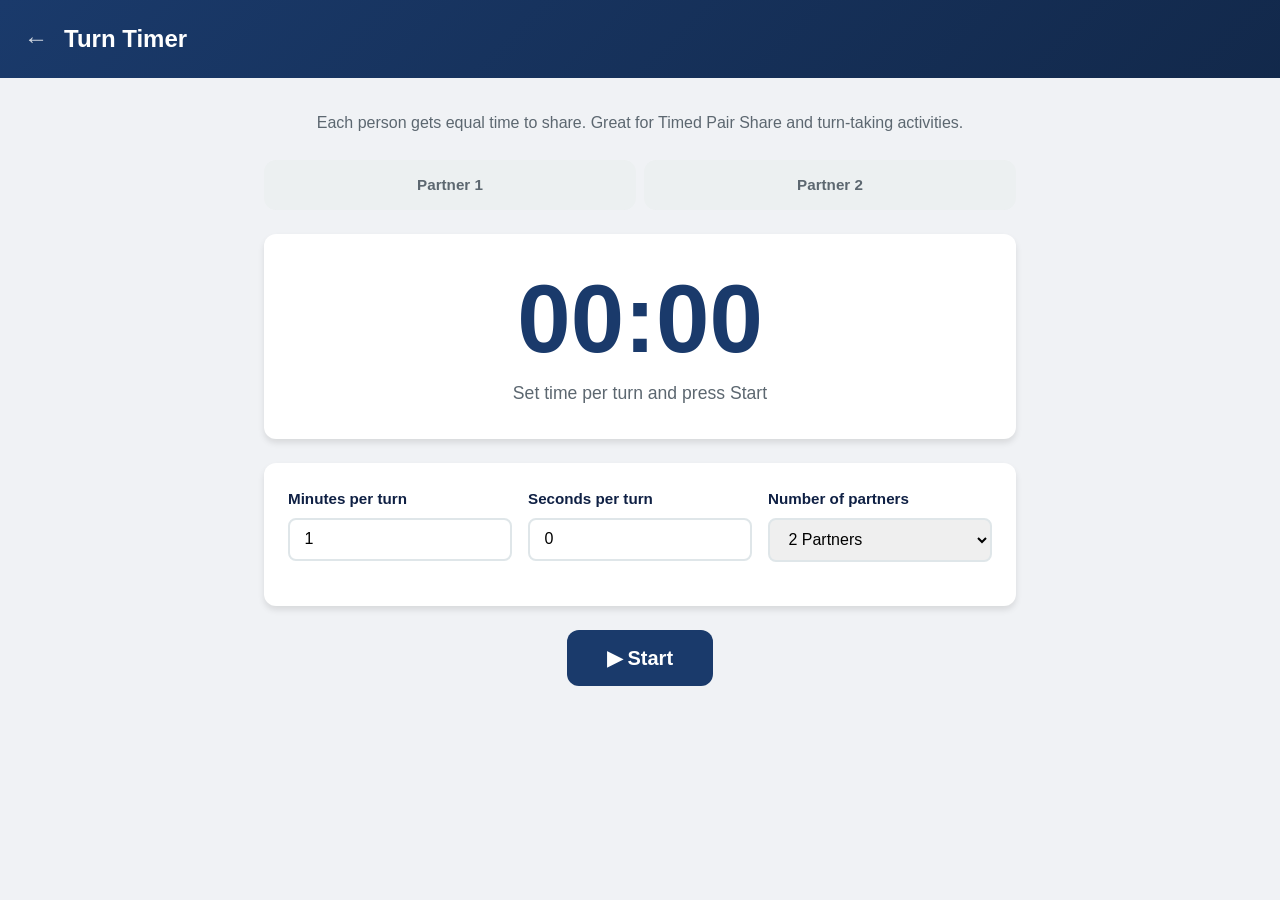
<file: tools/turn-timer.html>
<!DOCTYPE html>
<html lang="en">
<head>
    <meta charset="UTF-8">
    <meta name="viewport" content="width=device-width, initial-scale=1.0">
    <title>Turn Timer - W68 Teacher Tools</title>
    <link rel="stylesheet" href="../css/style.css">
    <style>
        :root { --tool-color: #1a3a6b; }
        .turn-indicator {
            display: flex;
            flex-wrap: wrap;
            gap: 0.5rem;
            margin-bottom: 1.5rem;
        }
        .turn-box {
            flex: 1 1 auto;
            min-width: 5.5rem;
            padding: 0.75rem 0.5rem;
            border-radius: var(--radius);
            text-align: center;
            font-size: 1rem;
            font-weight: 600;
            transition: all 0.3s;
            background: #ecf0f1;
            color: var(--text-light);
        }
        .turn-box.active {
            background: var(--tool-color);
            color: white;
            transform: scale(1.02);
            box-shadow: 0 4px 15px rgba(155, 89, 182, 0.4);
        }
        .turn-box.done {
            background: #2ecc71;
            color: white;
        }
        .turn-name-input {
            border: none;
            background: transparent;
            text-align: center;
            font-size: 0.95rem;
            font-weight: 600;
            color: inherit;
            width: 100%;
            font-family: inherit;
        }
        .turn-name-input:focus {
            outline: none;
            border-bottom: 2px solid currentColor;
        }
    </style>
</head>
<body>
    <header class="tool-header">
        <a href="../index.html" class="back-link" aria-label="Back to tools">&#8592;</a>
        <h1>Turn Timer</h1>
    </header>

    <div class="tool-container">
        <p style="text-align:center; color:var(--text-light); margin-bottom:1.5rem;">
            Each person gets equal time to share. Great for Timed Pair Share and turn-taking activities.
        </p>

        <div class="turn-indicator" id="turnIndicator">
            <div class="turn-box" id="turn1">
                <input class="turn-name-input" id="name1" value="Partner 1" onfocus="this.select()">
            </div>
            <div class="turn-box" id="turn2">
                <input class="turn-name-input" id="name2" value="Partner 2" onfocus="this.select()">
            </div>
        </div>

        <div class="display-box">
            <div class="time-display" id="display">00:00</div>
            <div id="statusLabel" style="font-size:1.1rem; color:var(--text-light); margin-top:0.5rem;">Set time per turn and press Start</div>
        </div>

        <div class="settings-panel" id="settingsPanel">
            <div class="settings-row">
                <div class="input-group">
                    <label for="turnMinutes">Minutes per turn</label>
                    <input type="number" id="turnMinutes" min="0" max="30" value="1">
                </div>
                <div class="input-group">
                    <label for="turnSeconds">Seconds per turn</label>
                    <input type="number" id="turnSeconds" min="0" max="59" value="0">
                </div>
                <div class="input-group">
                    <label for="numTurns">Number of partners</label>
                    <select id="numTurns" onchange="updatePartners()">
                        <option value="2" selected>2 Partners</option>
                        <option value="3">3 Partners</option>
                        <option value="4">4 Partners</option>
                        <option value="5">5 Partners</option>
                        <option value="6">6 Partners</option>
                    </select>
                </div>
            </div>
        </div>

        <div class="btn-group">
            <button class="btn btn-primary btn-large" id="startBtn" onclick="start()">&#9654; Start</button>
            <button class="btn btn-danger btn-large" id="resetBtn" onclick="reset()" style="display:none;">&#8634; Reset</button>
        </div>
    </div>

    <script src="../js/sounds.js"></script>
    <script>
        let turnTime = 0;
        let remaining = 0;
        let currentTurn = 0;
        let numPartners = 2;
        let interval = null;
        let running = false;

        function updatePartners() {
            numPartners = parseInt(document.getElementById('numTurns').value);
            const container = document.getElementById('turnIndicator');
            const names = ['Partner 1', 'Partner 2', 'Partner 3', 'Partner 4', 'Partner 5', 'Partner 6'];
            container.innerHTML = '';
            for (let i = 0; i < numPartners; i++) {
                const div = document.createElement('div');
                div.className = 'turn-box';
                div.id = 'turn' + (i + 1);
                div.innerHTML = `<input class="turn-name-input" id="name${i+1}" value="${names[i]}" onfocus="this.select()">`;
                container.appendChild(div);
            }
        }

        function updateDisplay() {
            const m = Math.floor(remaining / 60);
            const s = remaining % 60;
            document.getElementById('display').textContent =
                String(m).padStart(2, '0') + ':' + String(s).padStart(2, '0');
        }

        function highlightTurn() {
            for (let i = 0; i < numPartners; i++) {
                const el = document.getElementById('turn' + (i + 1));
                el.classList.remove('active', 'done');
                if (i < currentTurn) el.classList.add('done');
                if (i === currentTurn) el.classList.add('active');
            }
            const name = document.getElementById('name' + (currentTurn + 1)).value;
            document.getElementById('statusLabel').textContent = name + "'s turn to share";
        }

        function start() {
            if (running) return;
            const m = parseInt(document.getElementById('turnMinutes').value) || 0;
            const s = parseInt(document.getElementById('turnSeconds').value) || 0;
            turnTime = m * 60 + s;
            if (turnTime === 0) return;
            numPartners = parseInt(document.getElementById('numTurns').value);
            currentTurn = 0;
            remaining = turnTime;

            running = true;
            document.getElementById('startBtn').style.display = 'none';
            document.getElementById('resetBtn').style.display = '';
            document.getElementById('settingsPanel').style.opacity = '0.5';
            document.getElementById('settingsPanel').style.pointerEvents = 'none';

            updateDisplay();
            highlightTurn();
            playChime();

            interval = setInterval(() => {
                remaining--;
                updateDisplay();

                if (remaining <= 5 && remaining > 0) playTick();

                if (remaining <= 0) {
                    currentTurn++;
                    if (currentTurn >= numPartners) {
                        // All done
                        clearInterval(interval);
                        running = false;
                        for (let i = 0; i < numPartners; i++) {
                            document.getElementById('turn' + (i + 1)).classList.remove('active');
                            document.getElementById('turn' + (i + 1)).classList.add('done');
                        }
                        document.getElementById('statusLabel').textContent = "All turns complete!";
                        document.getElementById('startBtn').style.display = '';
                        playAlarm();
                    } else {
                        remaining = turnTime;
                        highlightTurn();
                        playChime();
                    }
                }
            }, 1000);
        }

        function reset() {
            clearInterval(interval);
            running = false;
            remaining = 0;
            currentTurn = 0;
            updateDisplay();
            document.getElementById('statusLabel').textContent = 'Set time per turn and press Start';
            document.getElementById('startBtn').style.display = '';
            document.getElementById('resetBtn').style.display = 'none';
            document.getElementById('settingsPanel').style.opacity = '';
            document.getElementById('settingsPanel').style.pointerEvents = '';
            for (let i = 0; i < numPartners; i++) {
                const el = document.getElementById('turn' + (i + 1));
                if (el) el.classList.remove('active', 'done');
            }
        }
    </script>
</body>
</html>
</file>
<file: css/style.css>
/* ========================================
   W68 Teacher Tools - Global Styles
   ======================================== */

*, *::before, *::after {
    box-sizing: border-box;
    margin: 0;
    padding: 0;
}

:root {
    --primary: #0f2044;
    --primary-light: #1a3a6b;
    --accent: #c41230;
    --accent-light: #5b9bd5;
    --bg: #f0f2f5;
    --card-bg: #ffffff;
    --text: #0f2044;
    --text-light: #5c6770;
    --shadow: 0 4px 6px rgba(0, 0, 0, 0.1);
    --shadow-hover: 0 8px 25px rgba(15, 32, 68, 0.2);
    --radius: 12px;
}

body {
    font-family: -apple-system, BlinkMacSystemFont, 'Segoe UI', Roboto, Oxygen, Ubuntu, Cantarell, sans-serif;
    background: var(--bg);
    color: var(--text);
    line-height: 1.6;
    min-height: 100vh;
}

/* Header */
.site-header {
    background: var(--primary);
    color: white;
    padding: 2rem 1rem;
    text-align: center;
    border-bottom: 4px solid var(--accent);
}

.site-header h1 {
    font-size: 2.5rem;
    font-weight: 700;
    margin-bottom: 0.25rem;
}

.site-header .subtitle {
    font-size: 1.1rem;
    opacity: 0.85;
}

/* Tool Grid */
.tool-grid {
    display: grid;
    grid-template-columns: repeat(auto-fill, minmax(280px, 1fr));
    gap: 1.5rem;
    padding: 2rem;
    max-width: 1400px;
    margin: 0 auto;
}

.tool-card {
    background: var(--card-bg);
    border-radius: var(--radius);
    padding: 2rem;
    box-shadow: var(--shadow);
    text-decoration: none;
    color: var(--text);
    transition: transform 0.2s ease, box-shadow 0.2s ease;
    border-top: 4px solid var(--card-color, var(--accent));
    display: flex;
    flex-direction: column;
    align-items: center;
    text-align: center;
}

.tool-card:hover {
    transform: translateY(-4px);
    box-shadow: var(--shadow-hover);
}

.tool-icon {
    font-size: 3rem;
    margin-bottom: 1rem;
    display: flex;
    align-items: center;
    justify-content: center;
    width: 80px;
    height: 80px;
    border-radius: 50%;
    background: color-mix(in srgb, var(--card-color, var(--accent)) 12%, transparent);
    color: var(--card-color, var(--accent));
}

.tool-card h2 {
    font-size: 1.25rem;
    margin-bottom: 0.5rem;
    color: var(--card-color, var(--accent));
}

.tool-card p {
    font-size: 0.9rem;
    color: var(--text-light);
}

/* Footer */
.site-footer {
    text-align: center;
    padding: 1.5rem 2rem;
    color: var(--text-light);
    font-size: 0.85rem;
    border-top: 3px solid var(--accent);
    background: var(--primary);
    color: rgba(255, 255, 255, 0.7);
}

/* ========================================
   Tool Page Shared Styles
   ======================================== */

.tool-header {
    background: linear-gradient(135deg, var(--tool-color, var(--primary)), color-mix(in srgb, var(--tool-color, var(--primary)) 70%, black));
    color: white;
    padding: 1.25rem 1.5rem;
    display: flex;
    align-items: center;
    gap: 1rem;
}

.tool-header .back-link {
    color: white;
    text-decoration: none;
    font-size: 1.5rem;
    line-height: 1;
    opacity: 0.8;
    transition: opacity 0.2s;
}

.tool-header .back-link:hover {
    opacity: 1;
}

.tool-header h1 {
    font-size: 1.5rem;
    font-weight: 600;
}

.tool-container {
    max-width: 800px;
    margin: 2rem auto;
    padding: 0 1.5rem;
}

/* Buttons */
.btn {
    display: inline-flex;
    align-items: center;
    justify-content: center;
    gap: 0.5rem;
    padding: 0.75rem 1.5rem;
    border: none;
    border-radius: 8px;
    font-size: 1rem;
    font-weight: 600;
    cursor: pointer;
    transition: background 0.2s, transform 0.1s;
    font-family: inherit;
}

.btn:active {
    transform: scale(0.97);
}

.btn-primary {
    background: var(--tool-color, var(--accent));
    color: white;
}

.btn-primary:hover {
    background: color-mix(in srgb, var(--tool-color, var(--accent)) 85%, black);
}

.btn-secondary {
    background: #ecf0f1;
    color: var(--text);
}

.btn-secondary:hover {
    background: #dfe6e9;
}

.btn-danger {
    background: var(--accent);
    color: white;
}

.btn-danger:hover {
    background: color-mix(in srgb, var(--accent) 85%, black);
}

.btn-large {
    padding: 1rem 2.5rem;
    font-size: 1.25rem;
    border-radius: 12px;
}

.btn-group {
    display: flex;
    gap: 0.75rem;
    flex-wrap: wrap;
    justify-content: center;
}

/* Inputs */
.input-group {
    margin-bottom: 1.25rem;
}

.input-group label {
    display: block;
    font-weight: 600;
    margin-bottom: 0.4rem;
    font-size: 0.95rem;
}

.input-group input,
.input-group select,
.input-group textarea {
    width: 100%;
    padding: 0.65rem 0.9rem;
    border: 2px solid #dfe6e9;
    border-radius: 8px;
    font-size: 1rem;
    font-family: inherit;
    transition: border-color 0.2s;
}

.input-group input:focus,
.input-group select:focus,
.input-group textarea:focus {
    outline: none;
    border-color: var(--tool-color, var(--accent));
}

/* Display */
.display-box {
    background: var(--card-bg);
    border-radius: var(--radius);
    box-shadow: var(--shadow);
    padding: 2rem;
    text-align: center;
    margin-bottom: 1.5rem;
}

.time-display {
    font-size: 6rem;
    font-weight: 700;
    font-variant-numeric: tabular-nums;
    line-height: 1.1;
    color: var(--tool-color, var(--text));
}

.settings-panel {
    background: var(--card-bg);
    border-radius: var(--radius);
    box-shadow: var(--shadow);
    padding: 1.5rem;
    margin-bottom: 1.5rem;
}

.settings-row {
    display: flex;
    gap: 1rem;
    flex-wrap: wrap;
}

.settings-row .input-group {
    flex: 1;
    min-width: 120px;
}

/* Fullscreen overlay */
.fullscreen-overlay {
    display: none;
    position: fixed;
    inset: 0;
    background: var(--primary);
    color: white;
    z-index: 1000;
    flex-direction: column;
    align-items: center;
    justify-content: center;
    cursor: pointer;
}

.fullscreen-overlay.active {
    display: flex;
}

.fullscreen-overlay .time-display {
    font-size: min(20vw, 20vh);
    color: white;
}

.fullscreen-overlay .fs-label {
    font-size: 1.5rem;
    opacity: 0.7;
    margin-top: 1rem;
}

.fullscreen-overlay .exit-hint {
    position: absolute;
    bottom: 2rem;
    font-size: 0.9rem;
    opacity: 0.5;
}

/* Animation helpers */
@keyframes pulse {
    0%, 100% { transform: scale(1); }
    50% { transform: scale(1.05); }
}

@keyframes shake {
    0%, 100% { transform: translateX(0); }
    25% { transform: translateX(-5px); }
    75% { transform: translateX(5px); }
}

@keyframes fadeIn {
    from { opacity: 0; transform: translateY(10px); }
    to { opacity: 1; transform: translateY(0); }
}

.animate-pulse {
    animation: pulse 1s ease-in-out infinite;
}

.animate-shake {
    animation: shake 0.3s ease-in-out;
}

.animate-fadeIn {
    animation: fadeIn 0.4s ease-out;
}

/* Time's up flash */
@keyframes flash-bg {
    0%, 100% { background: var(--primary); }
    50% { background: var(--accent); }
}

.times-up {
    animation: flash-bg 0.5s ease-in-out 6;
}

/* Responsive */
@media (max-width: 600px) {
    .site-header h1 {
        font-size: 1.75rem;
    }

    .tool-grid {
        grid-template-columns: 1fr;
        padding: 1rem;
        gap: 1rem;
    }

    .time-display {
        font-size: 4rem;
    }

    .tool-container {
        padding: 0 1rem;
    }

    .btn-large {
        padding: 0.85rem 1.75rem;
        font-size: 1.1rem;
    }
}

/* Print - hide navigation for projector use */
@media print {
    .tool-header, .site-footer, .btn-group {
        display: none;
    }
}
</file>
